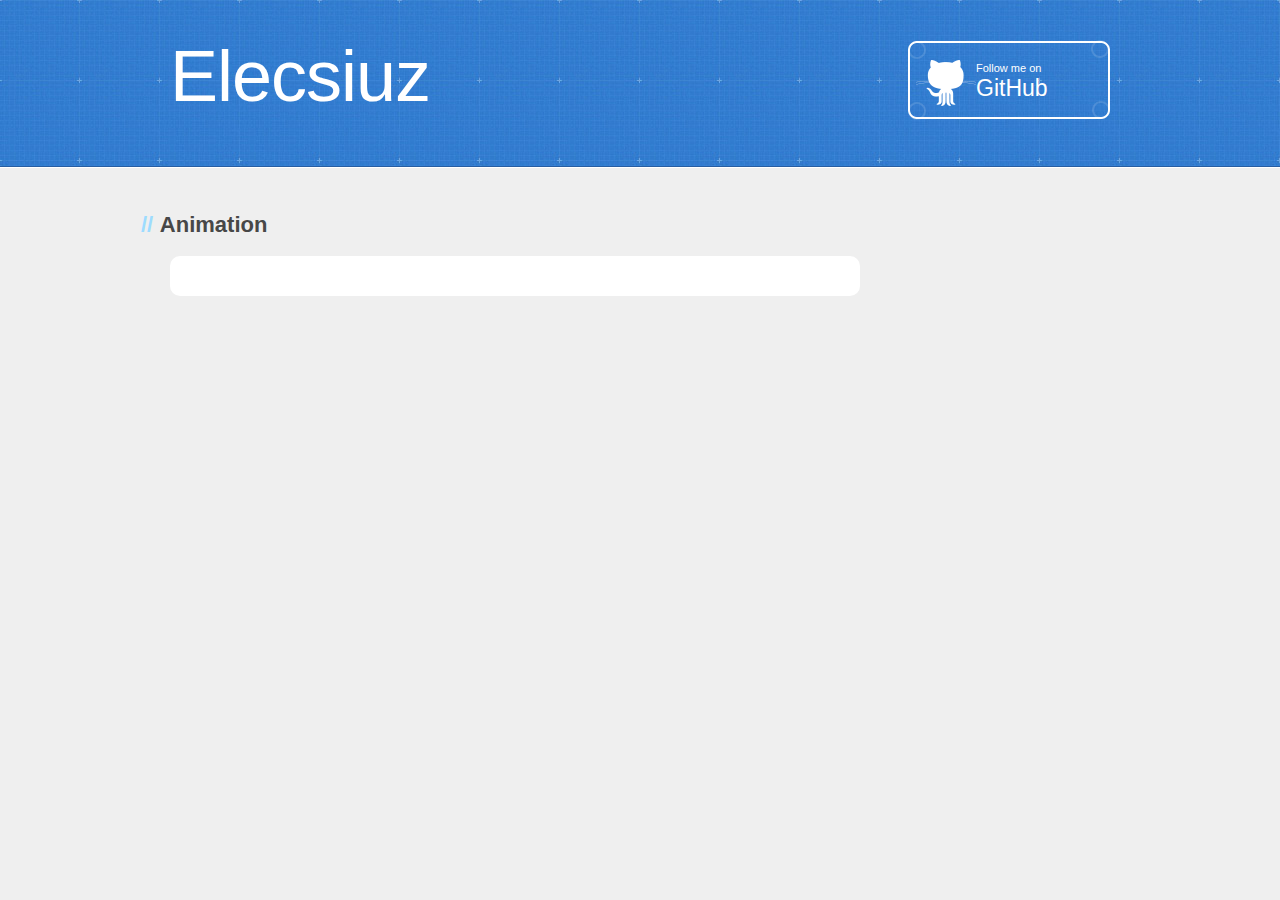
<file: index.html>
<!DOCTYPE html>
<html lang="en">
<head>
	<meta charset="UTF-8">
	<meta http-equiv="X-UA-Compatible" content="chrome=1">
	<meta name="viewport" content="width=device-width, initial-scale=1, maximum-scale=1">
	<title>FE</title>
        <link rel="stylesheet" type="text/css" href="stylesheets/stylesheet.css" media="screen">
        <link rel="stylesheet" type="text/css" href="stylesheets/github-light.css" media="screen">
        <link rel="stylesheet" type="text/css" href="stylesheets/print.css" media="print">
	<link rel="stylesheet" type="text/css" href="stylesheets/main.css">

</head>
<body>
 <header>
      <div class="inner">
        <h1>Elecsiuz</h1>
        <h2></h2>
        <a href="https://github.com/elecsiuz" class="button"><small>Follow me on</small> GitHub</a>
      </div>
    </header>
    <div id="content-wrapper">
      <div class="inner clearfix">
        <section id="main-content">
        <h2>Animation</h2>
        <div class="centerzone clearfix">

        </div>
        </section>
      </div>
    </div>
<script src="javascripts/main.js"></script>	
</body>
</html>
</file>
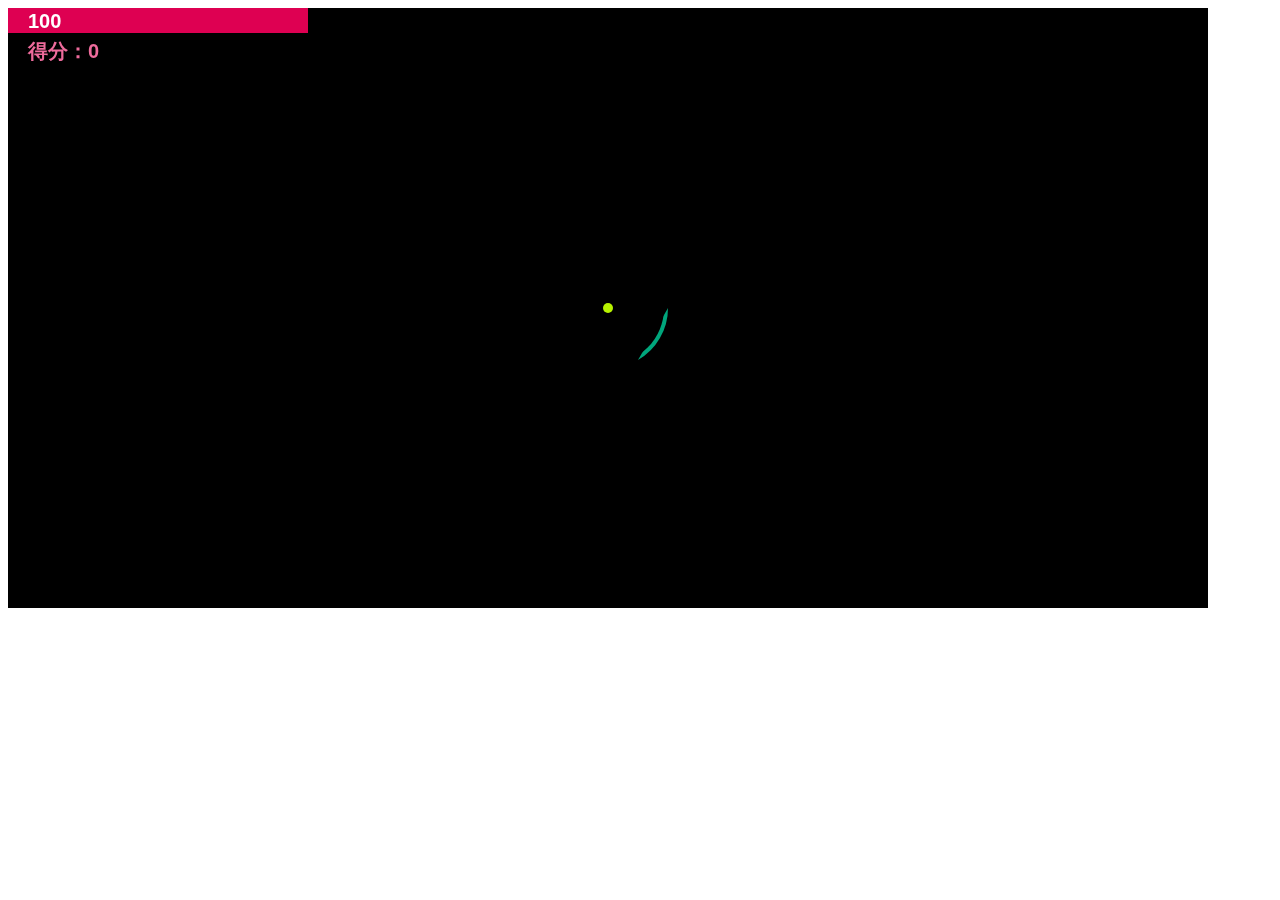
<file: projects/DotDefence/index.html>
<!DOCTYPE HTML>
<html lang="en">
<head>
    <meta charset="UTF-8">
    <title>DotDenfence</title>
</head>
<body>
    <canvas id="myCanvas" width="1200" height="600">your browser does not support the canvas tag </canvas>
<script type="text/javascript" src="lib/lib.js"></script>
</body>
</html>
</file>
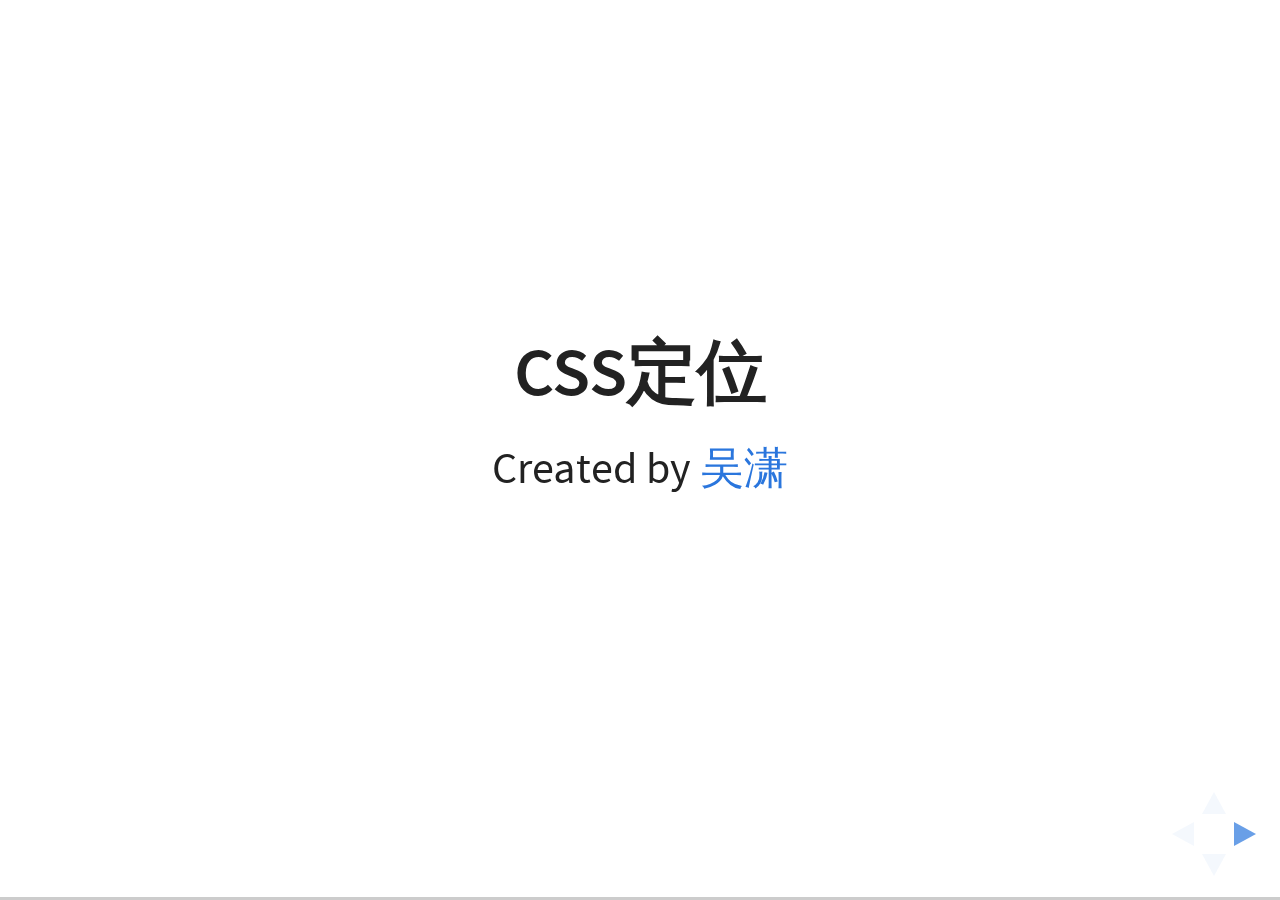
<file: projects/position-slide/index.html>
<!doctype html>
<html lang="en">

    <head>
        <meta charset="utf-8">

        <title>CSS定位</title>

        <meta name="apple-mobile-web-app-capable" content="yes" />
        <meta name="apple-mobile-web-app-status-bar-style" content="black-translucent" />

        <meta name="viewport" content="width=device-width, initial-scale=1.0, maximum-scale=1.0, user-scalable=no">

        <link rel="stylesheet" href="css/reveal.css">
        <link rel="stylesheet" href="css/theme/white.css" id="theme">

        <!-- For syntax highlighting -->
        <link rel="stylesheet" href="lib/css/zenburn.css">

        <!-- If the query includes 'print-pdf', include the PDF print sheet -->
        <script>
            if( window.location.search.match( /print-pdf/gi ) ) {
                var link = document.createElement( 'link' );
                link.rel = 'stylesheet';
                link.type = 'text/css';
                link.href = 'css/print/pdf.css';
                document.getElementsByTagName( 'head' )[0].appendChild( link );
            }
        </script>

        <!--[if lt IE 9]>
        <script src="lib/js/html5shiv.js"></script>
        <![endif]-->
    </head>

    <body>
        <div class="reveal">

            <!-- Any section element inside of this container is displayed as a slide -->
            <div class="slides">

            <section>
                    <h2>CSS定位</h2>
                    <p class="new-line">
                        Created by <a href="javascript:void(0);">吴潇</a>
                    </p>
            </section>            
            <section>
                <h2>CSS 定位机制</h2>
                <ul class="fragment pull-down">
                    <li>普通流( Normal flow )</li>
                    <li>浮动( Floats )</li>
                    <li>绝对定位( Absolute positioning )</li>
                </ul>
                <p class="fragment">普通流是默认的定位方式</p>
                <p class="fragment">相对定位属于普通流</p>
                <p class="fragment">浮动和绝对定位都脱离了普通流</p>
            </section>
            <section>
                <h2>浮动</h2>
                <p>在浮动模型中，一个框首先根据普通流布局，再将它从流中取出并尽可能地向左或向右偏移,</p>
                <p>直到它的外边缘碰到包含框或另一个浮动框的边框为止。</p>
                <p class="fragment">用'float'属性声明浮动，值可以是："none"、"left"、"right"。</p>
                <p class="fragment">弹性盒子布局,子元素的float和clear属性失效</p>
            </section>
            <section>
                <h2>清除浮动</h2>
                <pre style="width: 30%;"><code>
  .clearfix:after {
      content: " ";
      display: table;
      clear: both;
  }
                </pre></code>
<p class="fragment"><a href="mystuff/demo0.html" target="_blank">演示</a></p>

            </section>            
            <section>
                <h2>position属性</h2>
                <p>static | relative | absolute | fixed </p>
                <p class="fragment">static是默认值，表示根据普通流布局</p>
                <p class="fragment">如果一个元素的position值不是 "static"，该元素被称为定位元素。定位的元素生成定位框，其定位基于四个特性：'top'，'right'，'bottom'，'left'。</p>
                <p class="fragment">fixed是固定定位，它定位是相对于浏览器窗口，并且不会随滚动条进行滚动。</p>
            </section>
            <section >
                <h2>相对定位</h2>
                <p>框的位置根据普通流计算（被称为普通流中的位置）。然后框相对于它的普通流位置而偏移。其他框的定位计算并不考虑这个偏移。</p>
                <span  style="vertical-align: top;">示意图:</span>
                <img style="border:none;" src="mystuff/img/prdemo.png">
            </section>
            <section>
                <h2>绝对定位</h2>
                <p>框的位置（可能还有它的尺寸）是由'left'，'right'，'top'和'bottom'属性决定。这些特性指定了框相对于它包含块的偏移量。</p>
                <p class="fragment">问题来了，如何确定<span style="color: red;">包含块？</span></p>
                <p class="fragment">对于这个问题网络上几乎所有的答案都是这张图：</p>
            </section>
            <section>
                <img style="border:none;" src="mystuff/img/pos.jpg">
            </section>
            <section>
                <p>由此图可以得出结论：绝对定位的包含块是最近的为定位元素的祖先元素(如果存在的话)。</p>
                <p class="fragment">实际开发中常常通过设置"position:relative"，转化为定位元素，来指定包含块。</p>
            </section>
            <section>
                <h2>绝对定位的包裹性</h2>
                <p>包裹性即让元素inline-block化。</p>
                <p>例如一个div标签默认宽度是100%显示的，但是一旦加上absolute属性，则100%默认宽度就会变成自适应内部元素的宽度。(浮动元素也有此特性)</p>
                <p class="fragment"><a href="mystuff/demo1.html" target="_blank">演示</a></p>
            </section>
            <section>
                <strong style="font-size: 2em;">z-index</strong>
                <p>z-index属性指定了框在当前层叠上下文中的层叠级别与框是否生成局部层叠上下文。</p>
                <p>该属性只在定位元素上有作用。</p>
                <p>z-index的属性值: 关键字auto和整数，整数可以是负值。</p>
                <p style="font-size: 0.8em;">z-index的作用规律比想象中复杂，但其实不需要去彻底弄懂，用的时候多试几个数字达到想要的效果即可。有兴趣完全搞懂原理的同学可以去了解“层叠上下文”这个概念。</p>
            </section>
            <section>
                <h2>块格式化上下文</h2>
                <p>简称BFC (Block formatting contexts)</p>
                <p class="fragment">如何触发BFC?</p>
                <ul class="fragment">
                    <li>float为 left|right</li>
                    <li>overflow为 hidden|auto|scroll</li>
                    <li>display为 table-cell|table-caption|inline-block</li>
                    <li>position为 absolute|fixed</li>
                </ul>
            </section>
            <section>
                <h3>BFC究竟是什么?</h3>
                <p>BFC可以看作是隔离的独立容器，容器里面的元素不会在布局上影响到外面的元素。</p>
                <p>BFC具有一些特性，这种特性会影响元素的定位以及与其兄弟元素之间的相互作用。</p>
                <p class="fragment">特性一：能包裹浮动元素</p>
                <p class="fragment"><a href="mystuff/demo2.html" target="_blank">演示</a></p>               
            </section>
            <section>
                <p>特性二：BFC不会重叠浮动元素</p>
                <p>这个特性可以用来消灭文字环绕效果</p>
                <p class="fragment"><a href="mystuff/demo3.html" target="_blank">演示</a></p> 
                <div class="fragment">
                <p>特性三：BFC会阻止边距折叠</p>
                <p><a href="mystuff/demo4.html" target="_blank">演示</a></p> 
                </div>
            </section>
            <section>
                <h2>可用性隐藏</h2>
                <p>如果希望隐藏内容能够被辅助阅读设备识别，就不能使用display:none以及visibility:hidden隐藏元素。可以使用模拟隐藏的隐藏方法，又称可用性隐藏。</p>
                <pre  style="width: 30%;" class="fragment"><code>
  .hidden{
      position:absolute;
      top:-9999em;
  }                   
                </code></pre>
            </section>
            <section>
                <h2>The End</h2>
            </section>
            </div>
        </div>

        <script src="lib/js/head.min.js"></script>
        <script src="js/reveal.js"></script>

        <script>
            // Full list of configuration options available here:
            // https://github.com/hakimel/reveal.js#configuration
            Reveal.initialize({
                controls: true,
                progress: true,
                history: true,
                center: true,

                theme: Reveal.getQueryHash().theme, // available themes are in /css/theme
                transition: Reveal.getQueryHash().transition || 'default', // default/cube/page/concave/zoom/linear/fade/none

                // Parallax scrolling
                // parallaxBackgroundImage: 'https://s3.amazonaws.com/hakim-static/reveal-js/reveal-parallax-1.jpg',
                // parallaxBackgroundSize: '2100px 900px',

                // Optional libraries used to extend on reveal.js
                dependencies: [
                    { src: 'lib/js/classList.js', condition: function() { return !document.body.classList; } },
                    { src: 'plugin/markdown/marked.js', condition: function() { return !!document.querySelector( '[data-markdown]' ); } },
                    { src: 'plugin/markdown/markdown.js', condition: function() { return !!document.querySelector( '[data-markdown]' ); } },
                    { src: 'plugin/highlight/highlight.js', async: true, callback: function() { hljs.initHighlightingOnLoad(); } },
                    { src: 'plugin/zoom-js/zoom.js', async: true, condition: function() { return !!document.body.classList; } },
                    { src: 'plugin/notes/notes.js', async: true, condition: function() { return !!document.body.classList; } }
                ]
            });
        </script>

    </body>
</html>
</file>
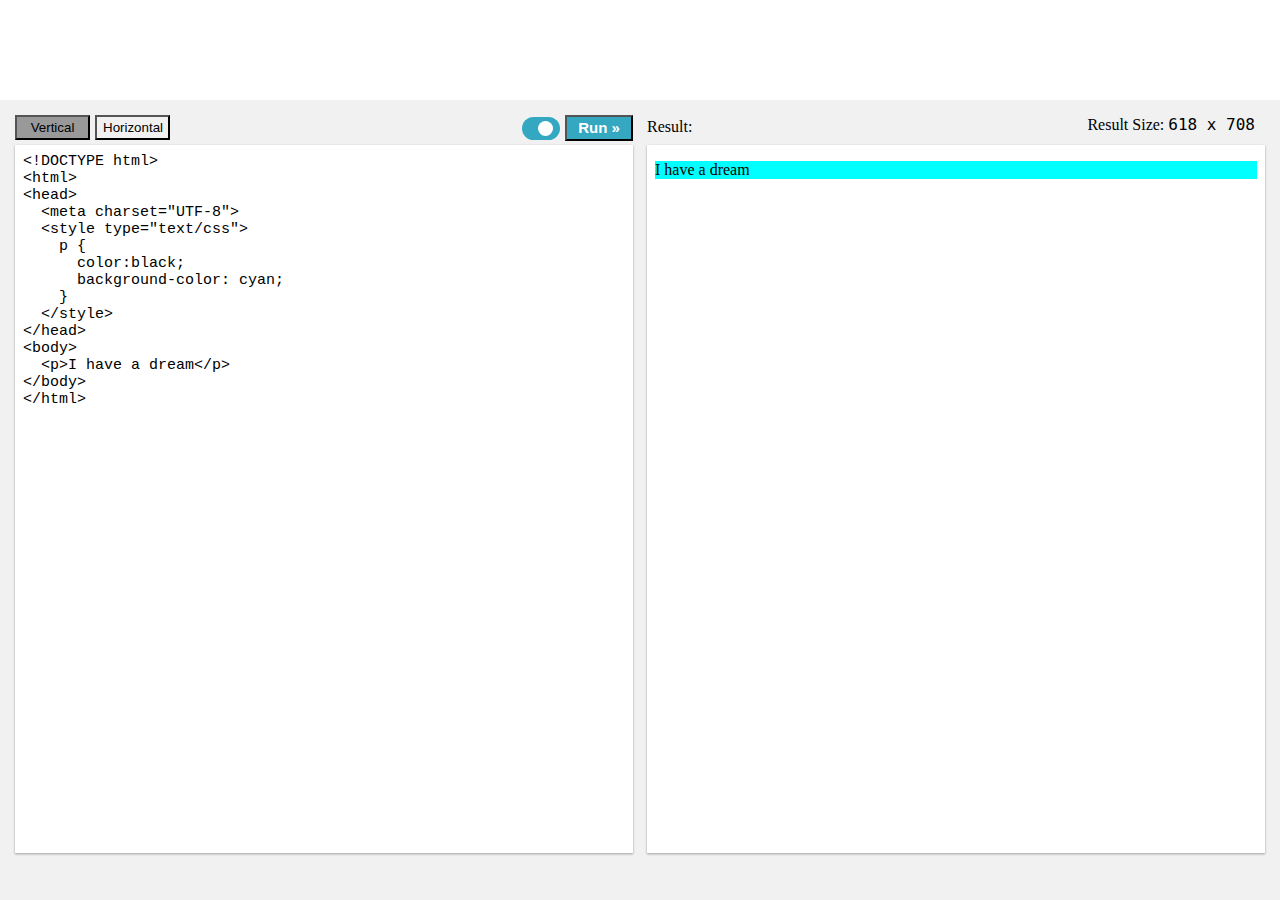
<file: projects/trycode/index.html>
<!DOCTYPE html>
<html lang="en">

<head>
    <meta charset="UTF-8">
    <title>Tryit Editor</title>
    <link rel="stylesheet" type="text/css" href="css/main.css">
</head>

<body>
    <div id="shield"></div>
    <a href="javascript:void(0)" id="dragbar"></a>
    <div class="container" id="container">
        <div class="textareacontainer" id="textareacontainer">
            <div class="textarea" id="textarea">
                <div style="overflow:auto;">
                    <button title="Vertically" onclick="restack(false)" id="stackV">Vertical</button>
                    <button title="Horizontally"  onclick="restack(true)" id="stackH">Horizontal</button>
                    <button class="run" type="button" onclick="submitTryit()">Run &raquo;</button>
                    <label class="switch">
  						<input type="checkbox" id="myswitch" checked>
  						<div class="slider round"></div>
					</label>
                </div>
                <div class="textareawrapper">
                    <textarea autocomplete="off" class="code_input" id="textareaCode" wrap="logical" spellcheck="false"><!DOCTYPE html>
<html>
<head>
  <meta charset="UTF-8">
  <style type="text/css">
    p {
      color:black;
      background-color: cyan;
    }
  </style>
</head>
<body>
  <p>I have a dream</p>
</body>
</html>
</textarea>
                    <form autocomplete="off" style="margin:0px;display:none;">
                        <input type="hidden" name="code" id="code" />
                        <input type="hidden" id="bt" name="bt" />
                    </form>
                </div>
            </div>
        </div>
        <div class="iframecontainer" id="iframecontainer">
            <div class="iframe" id="iframe">
                <div style="overflow:auto;">
                    <div class="headerText">Result:</div>
    				<div id="framesize"></div>
                </div>
                <div id="iframewrapper" class="iframewrapper">

                </div>
            </div>
        </div>
    </div>
</body>
<script src="js/index.js"></script>
</html>
</file>
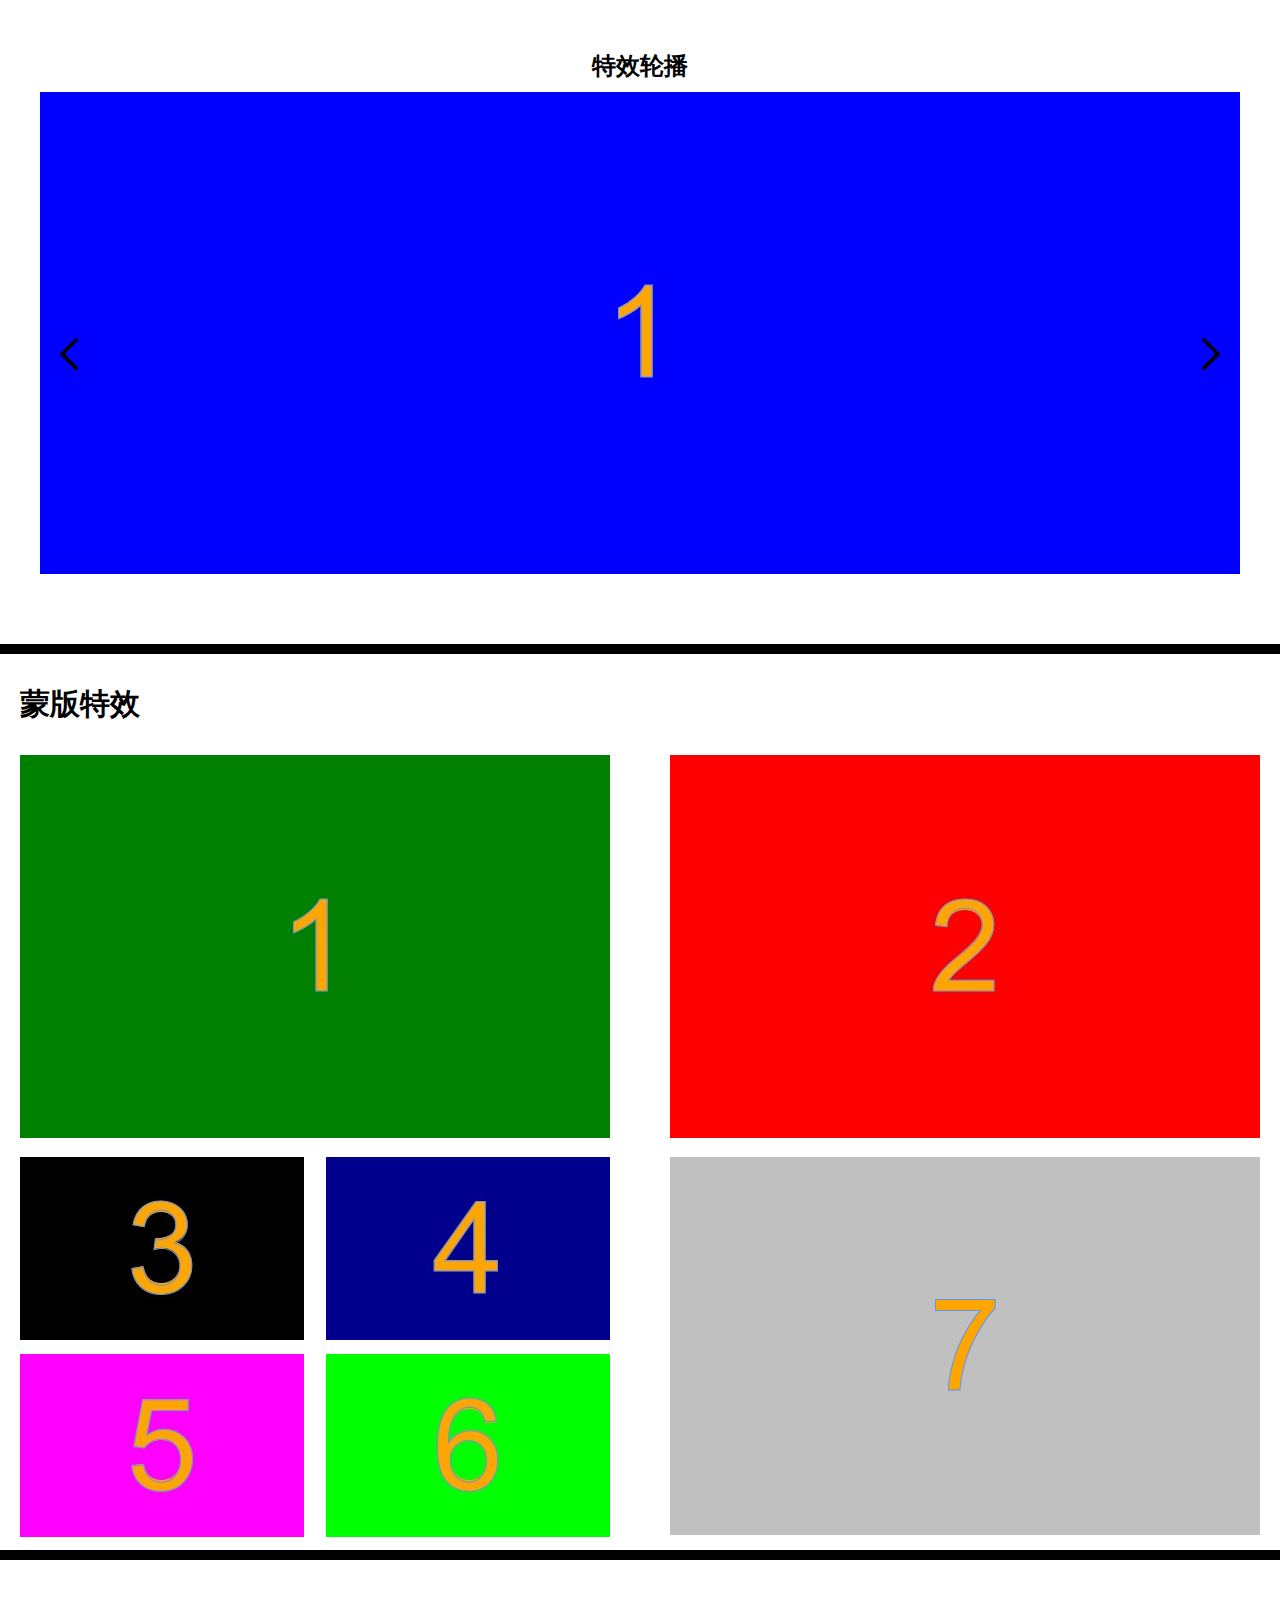
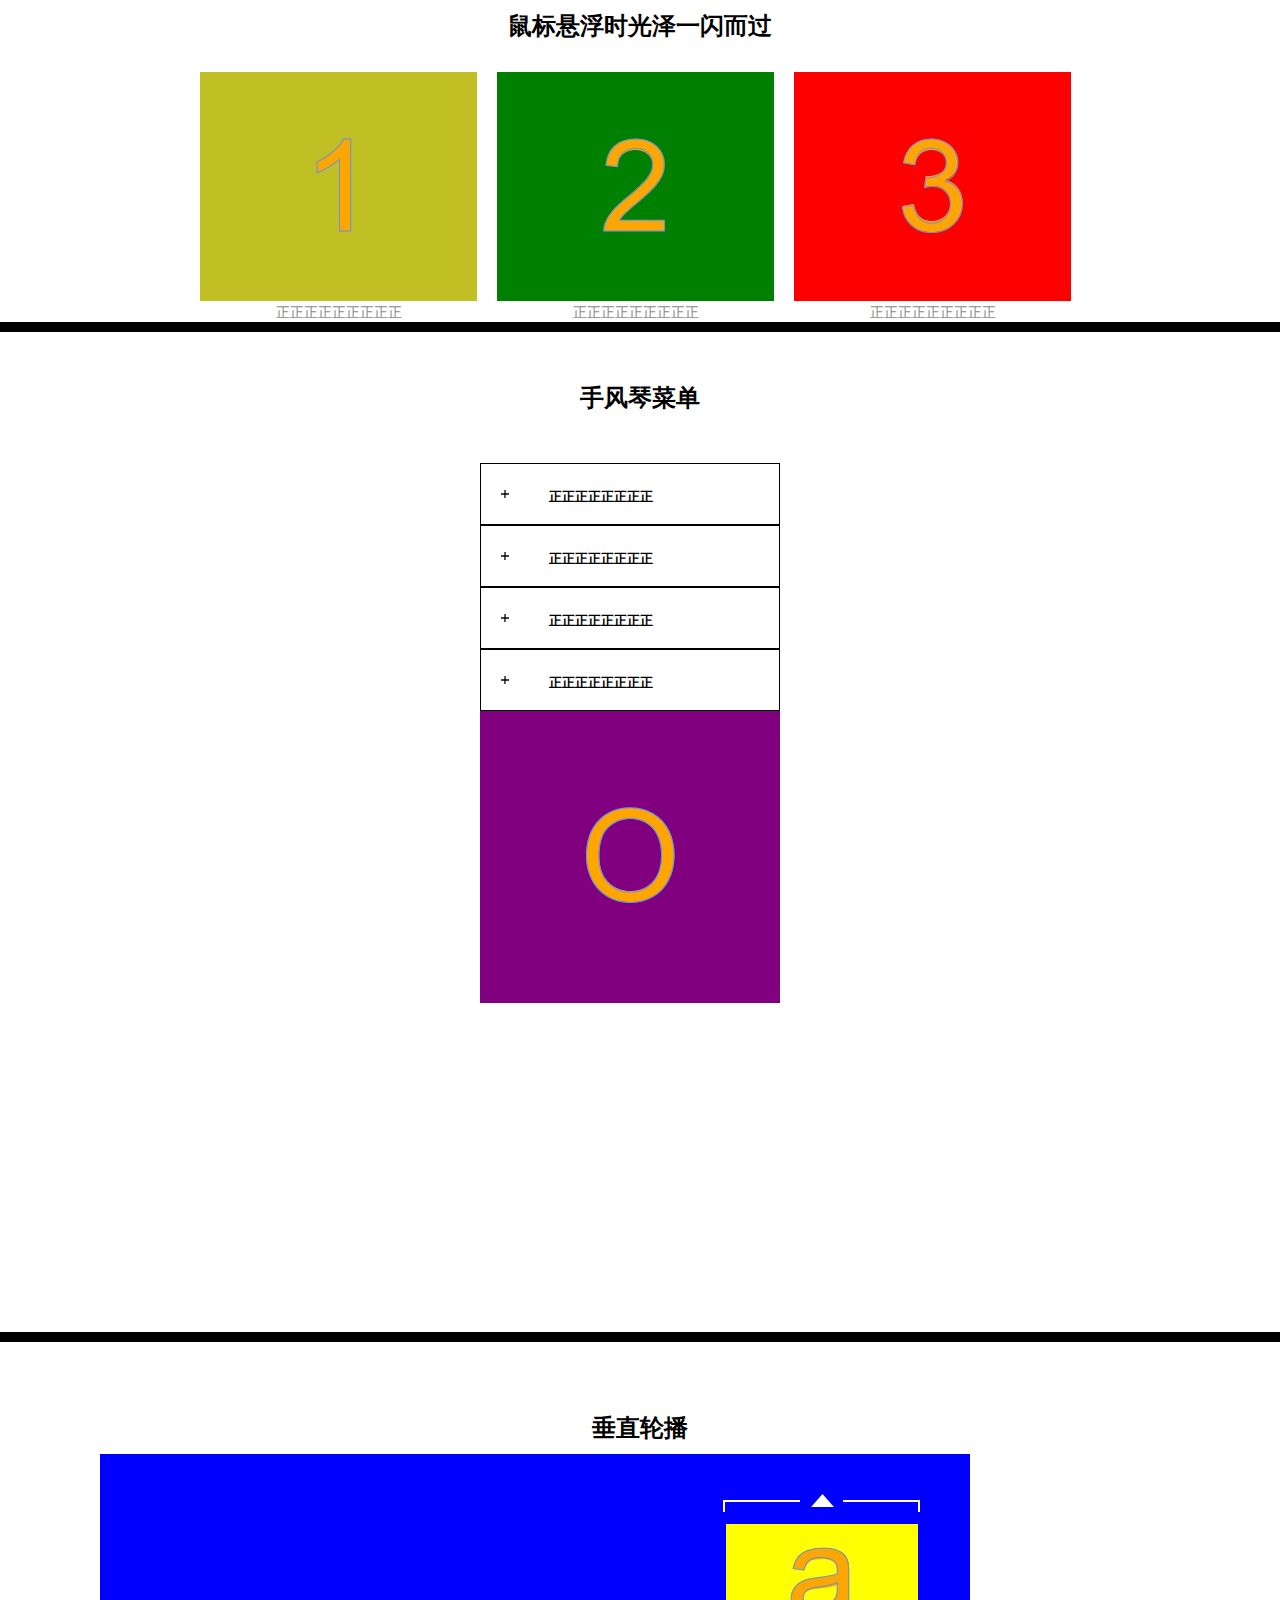
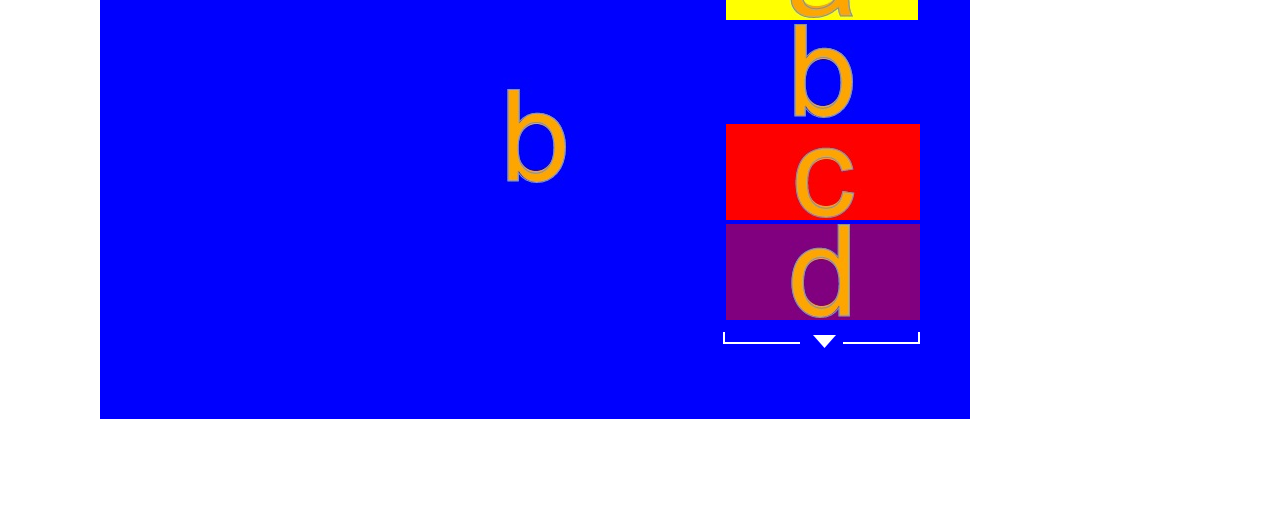
<file: projects/web-ef/index.html>
<!DOCTYPE html>
<html lang="en">
<head>
    <meta charset="UTF-8">
    <meta name="viewport" content="width=device-width, user-scalable=no">
    <link rel="stylesheet" href="css/index.css"/>
    <title>几个网页特效</title>
</head>
<body>
    <section id="header" style="height: 50px;">
        
    </section>
    <section id="wxBanner">
        <h2>特效轮播</h2>
        <div class="wxbanner">
            <div class="wxchildDiv"><div class="wxleftup"></div></div>
            <div class="wxchildDiv"><div class="wxrightup"></div></div>
            <div class="wxchildDiv"><div class="wxleftdown"></div></div>
            <div class="wxchildDiv"><div class="wxrightdown"></div></div>
        </div>
        <img src="img/banner_l.png" class="lBtn">
        <img src="img/banner_r.png" class="rBtn">
    </section>
    <section id="wxModel">
    <div id="AFIA">
        <p><span>蒙版特效</span></p>
        <div class="AFIA2">
            <span class="container">
                <img src="img/afia_8.jpg" alt="">
                <div class="mask" style="display: block; left: -590px; top: 0px;"></div>
            </span>
            <span class="container">
                <img src="img/afia_9.jpg" alt="">
                <div class="mask" style="display: block; left: 0px; top: -387px;"></div>
            </span>
            <div class="AFIA2-1">
                <span class="container">
                    <img src="img/afia_12.jpg" alt="">
                    <div class="mask" style="display: block; top: 0px; left: 284px;"></div>
                </span>
                <span class="container">
                    <img src="img/afia_11.jpg" alt="">
                    <div class="mask" style="display: block; left: 284px; top: 0px;"></div>
                </span>
                <span class="container">
                    <img src="img/afia_13.jpg" alt="">
                    <div class="mask" style="display: block; left: 0px; top: -187px;"></div>
                </span>
                <span class="container">
                    <img src="img/afia_14.jpg" alt="">
                    <div class="mask" style="display: block; top: 0px; left: -284px;"></div>
                </span>
            </div>
            <span class="container">
                <img src="img/afia_10.jpg" alt="">
                <div class="mask" style="display: block; left: 0px; top: -382px;"></div>
            </span>
        </div>
    </div>    
    </section>
    <section id="wxFlash">
    <div style="border-top: 10px solid black;">
    <h2 style="margin-top:50px;">鼠标悬浮时光泽一闪而过</h2>
        <div class="xingmei2" style="margin-left: 200px;">
                    <div class="wxwapper"><div class="wxshowoff" style="left: -101px;"></div><img src="img/1_03.jpg" alt=""><br><span>正正正正正正正正正</span></div>
                    <div class="wxwapper"><div class="wxshowoff" style="left: -101px;"></div><img src="img/2_03.jpg" alt=""><br><span>正正正正正正正正正</span></div>
                    <div class="wxwapper"><div class="wxshowoff" style="left: -101px;"></div><img src="img/3_03.jpg" alt=""><br><span>正正正正正正正正正</span></div>
        </div>
        </div>
    </section>
    <section id="wxAccordion">
        <div style="border-top: 10px solid black;height: 1000px;">
        <h2 style="margin-top:50px;">手风琴菜单</h2>
        <div class="fuzhuang4" style="margin-left: 480px;">
                    <h4 class="accordion-toggle"><img src="img/加号黑色_03.png">正正正正正正正正</h4>
                    <div class="accordion-content default" style="display: none;">
                        <img src="img/右侧1_03.jpg" alt="">
                    </div>
                    <h4 class="accordion-toggle"><img src="img/加号黑色_03.png">正正正正正正正正</h4>
                    <div class="accordion-content" style="display: none;">
                        <img src="img/右侧1_03.jpg" alt="">
                    </div>
                    <h4 class="accordion-toggle"><img src="img/加号黑色_03.png">正正正正正正正正</h4>
                    <div class="accordion-content" style="display: none;">
                        <img src="img/右侧1_03.jpg" alt="">
                    </div>
                    <h4 class="accordion-toggle"><img src="img/加号黑色_03.png">正正正正正正正正</h4>
                    <div class="accordion-content" style="display: block;">
                        <img src="img/右侧1_03.jpg" alt="">
                    </div>
            </div>
    </section>
    <section>
    <div style="border-top: 10px solid black;">
    <div id="huayi">
                <h2>垂直轮播</h2>
                <div class="huayi1" style="padding-left: 100px;">
                    <img src="img/三角上_03.png" class="overHideUp" alt="">
                    <img src="img/三角下_03.png" class="overHideDown" alt="">
                    <img src="img/大1_03.jpg" class="wxBigPhoto" alt="">
                    <div class="wxborder1"></div>
                    <div class="wxborder2"></div>
                    <div class="wxborder3"></div>
                    <div class="wxborder4"></div>
                    <div class="overHideHY">
                        <ul class="roll_list">
                            <li><img></li>
                            <li><img src="img/huayiS1.jpg"></li>
                            <li><img src="img/huayiS2.jpg"></li>
                            <li><img src="img/huayiS3.jpg"></li>
                            <li><img src="img/huayiS4.jpg"></li>
                            <li><img></li>
                        </ul>
                    </div>
                </div>
        </div>
    </section>
    <section id="footer">
        <div style="height: 100px;"></div>
    </section>
</body>
<script src="js/jquery-2.1.4.js"></script>
<script src="js/wxBanner.js"></script>
<script src="js/wxModel.js"></script>
<script src="js/wxFlash.js"></script>
<script src="js/wxAccordion.js"></script>
<script src="js/wxVsl.js"></script>
</html>
</file>
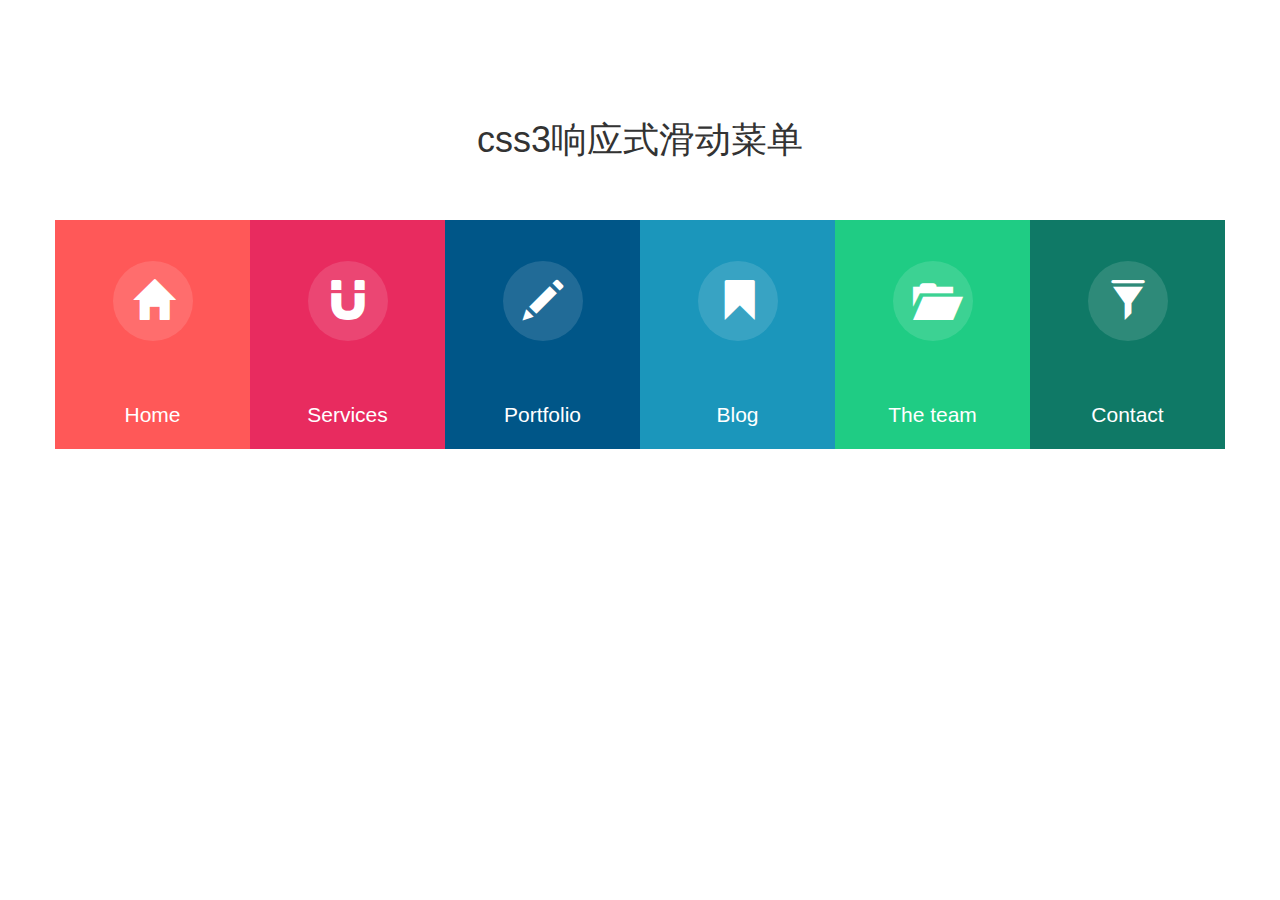
<file: projects/cssmenu/menu.html>
<!DOCTYPE html>
<html lang="en">
<head>
	<meta charset="UTF-8">
	<meta http-equiv="X-UA-Compatible" content="IE=edge">
	<meta name="viewport" content="width=device-width,initial-scale=1">
	<title>CSS menu</title>
	<link rel="stylesheet" type="text/css" href="css/bootstrap.min.css">
	<link rel="stylesheet" type="text/css" href="css/menu.css">
	<!-- 以下两个插件是用于在IE8支持HTML5元素和媒体查询 -->
	<!-- 注意：Respond.js 不支持file://方式访问 -->
	<!-- [if lt IE 9]>
	<script src = "//cdn.bootscss.com/html5shiv/3.7.2/html5shiv.min.js"></script>
	<script src = "//cdn.bootscss.com/respond.js/1.4.2/respond.min.js"></script>
	<![endif]-->
</head>
<body>
	<!-- content start -->
	<div class="container we-con">
		<div class="row">
			<h1 class="h-title text-center">css3响应式滑动菜单</h1>
		</div>
		<!-- slider start -->
		<div class="row slider">
			<div class="col-xs-12 col-sm-6 col-md-2 col-lg-2">
				<div class="icon"><span class="glyphicon glyphicon-home"></span></div>
				<p class="lead">Home</p>
			</div>
			<div class="col-xs-12 col-sm-6 col-md-2 col-lg-2">
				<div class="icon"><span class="glyphicon glyphicon-magnet"></span></div>
				<p class="lead">Services</p>
			</div>
			<div class="col-xs-12 col-sm-6 col-md-2 col-lg-2">
				<div class="icon"><span class="glyphicon glyphicon-pencil"></span></div>
				<p class="lead">Portfolio</p>
			</div>
			<div class="col-xs-12 col-sm-6 col-md-2 col-lg-2">
				<div class="icon"><span class="glyphicon glyphicon-bookmark"></span></div>
				<p class="lead">Blog</p>
			</div>
			<div class="col-xs-12 col-sm-6 col-md-2 col-lg-2">
				<div class="icon"><span class="glyphicon glyphicon-folder-open"></span></div>
				<p class="lead">The team</p>
			</div>
			<div class="col-xs-12 col-sm-6 col-md-2 col-lg-2">
				<div class="icon"><span class="glyphicon glyphicon-filter"></span></div>
				<p class="lead">Contact</p>
			</div>
		</div>
	</div>
</body>
</html>
</file>
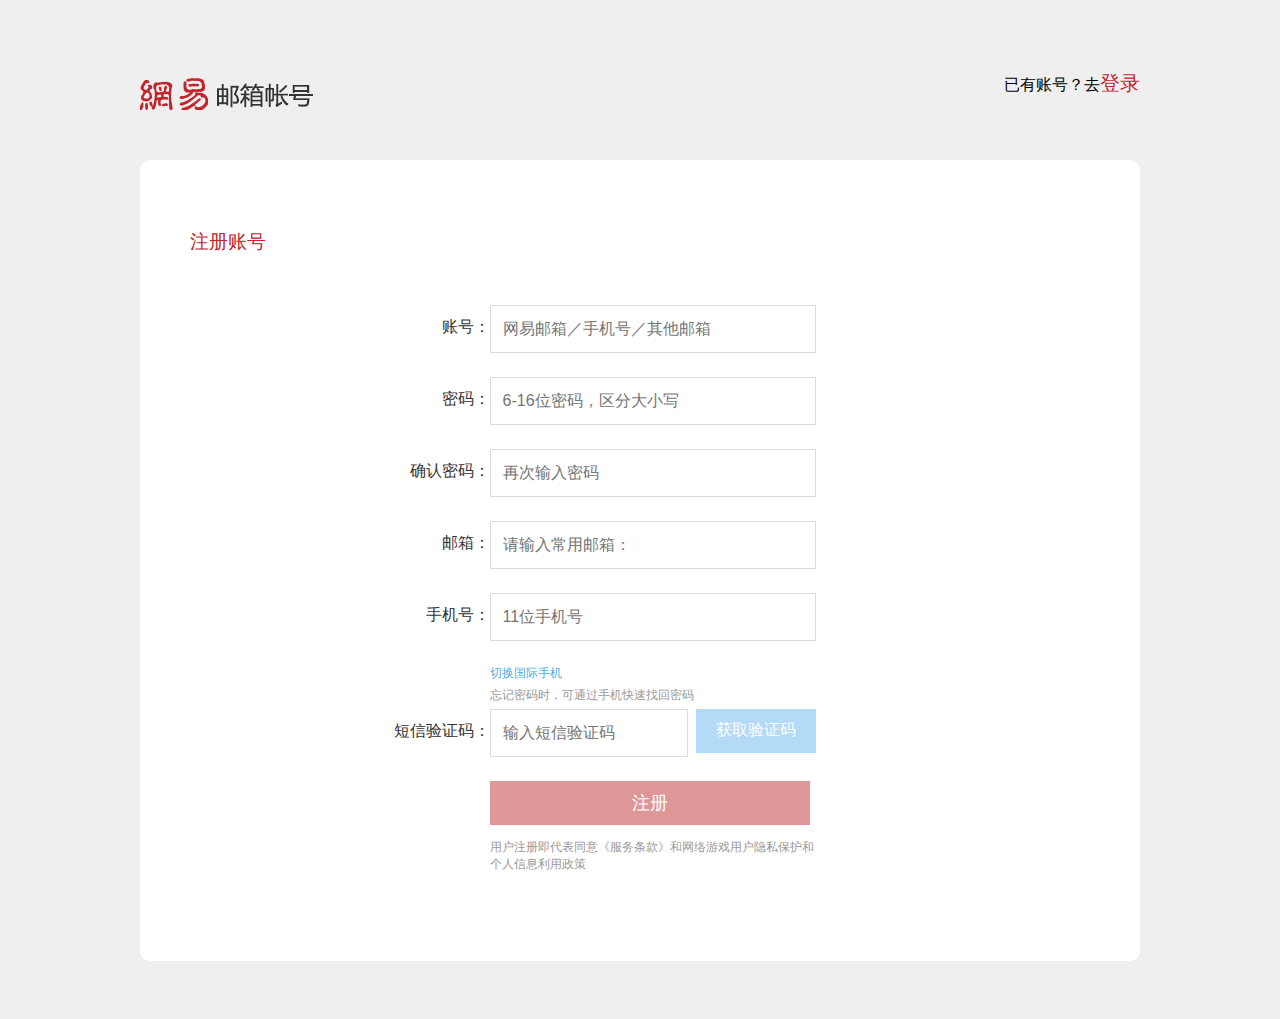
<file: projects/formval/163.html>
<!DOCTYPE html>
<html lang="en">
<head>
	<meta charset="UTF-8">
	<meta http-equiv="X-UA-Compatible" content="IE=edge">
	<meta name="viewport" content="width=device-width,initial-scale=1">
	<title>仿163注册页面</title>
	<link rel="stylesheet" type="text/css" href="css/163.css">
</head>
<body>
<!-- beginning -->
<div class="container">
<!-- title -->
	<div class="reg-title clearfix">
		<div class="logo pull-left">
		</div>
		<div class="pull-right">
			<p class="lead login">已有账号？去<span>登录</span></p>
		</div>
	</div>
	<!-- white body -->
	<div class="reg-body">
		<div class="reg-alt">
			<h3 class="reg-h">注册账号</h3>
		<div class="reg-info">
			<form action="#" class="form-horizontal" role="form">
			<div class="input-box">
				<label for="account" class="ctrl-label">账号：</label>
				<input type="text" class="input-info" id="account" placeholder="网易邮箱／手机号／其他邮箱" />
				<span></span>
			</div>
			<div class="input-box">
				<label for="pwd" class="ctrl-label">密码：</label>
				<input type="password" class="input-info" id="pwd" placeholder="6-16位密码，区分大小写" />
				<span></span>
			</div>
			<div class="input-box">
				<label for="rePwd" class="ctrl-label">确认密码：</label>
				<input type="password" class="input-info" id="rePwd" placeholder="再次输入密码" />
				<span></span>
			</div>
				<div class="input-box">
				<label for="email" class="ctrl-label">邮箱：</label>
				<input type="text" class="input-info" id="email" placeholder="请输入常用邮箱：" />
				<span></span>
			</div>
			<div class="input-box" class="ctrl-label">
				<label for="phone" class="ctrl-label">手机号：</label>
				<input class="input-info" id="phone" placeholder="11位手机号" />
				<span></span>
			</div>
			<div class="input-box i-note" class="ctrl-label">
				<label class="ctrl-label"></label>
				<span class="i18">切换国际手机</span>
			</div>
			<div class="input-box i-note" class="ctrl-label">
				<label class="ctrl-label"></label>
				忘记密码时，可通过手机快速找回密码
			</div>
			<div class="input-box mes" class="ctrl-label">
				<label for="message" class="ctrl-label">短信验证码：</label>
				<input class="input-info" id="message" placeholder="输入短信验证码" />
				<button class="get-btn">
					获取验证码
				</button>
				<span></span>
			</div>
			<div class="input-box t-btn" class="ctrl-label">
				<label for="account" class="ctrl-label"></label>
				<button class="input-info reg-btn">注册</button>
			</div>
			<div class="input-box t-bom" class="ctrl-label">
				<label for="account" class="ctrl-label"></label>
				<span class="bom-word">
					用户注册即代表同意<a target="_blank" href="#">《服务条款》</a>和<a target="_blank" href="#">网络游戏用户隐私保护和个人信息利用政策</a>
				</span>
			</div>
		</form>
		</div>
		</div>

	</div>
</div>
<script type="text/javascript" src="js/jquery-1.11.1.js"></script>
<script type="text/javascript" src="js/163.js"></script>
<script type="text/javascript">
    // foucus&blur Style
	$(".input-info").focus(function () {
		$(this).addClass("active");
	}).blur(function() {
		$(this).removeClass("active");
	});
</script>
</body>
</html>
</file>
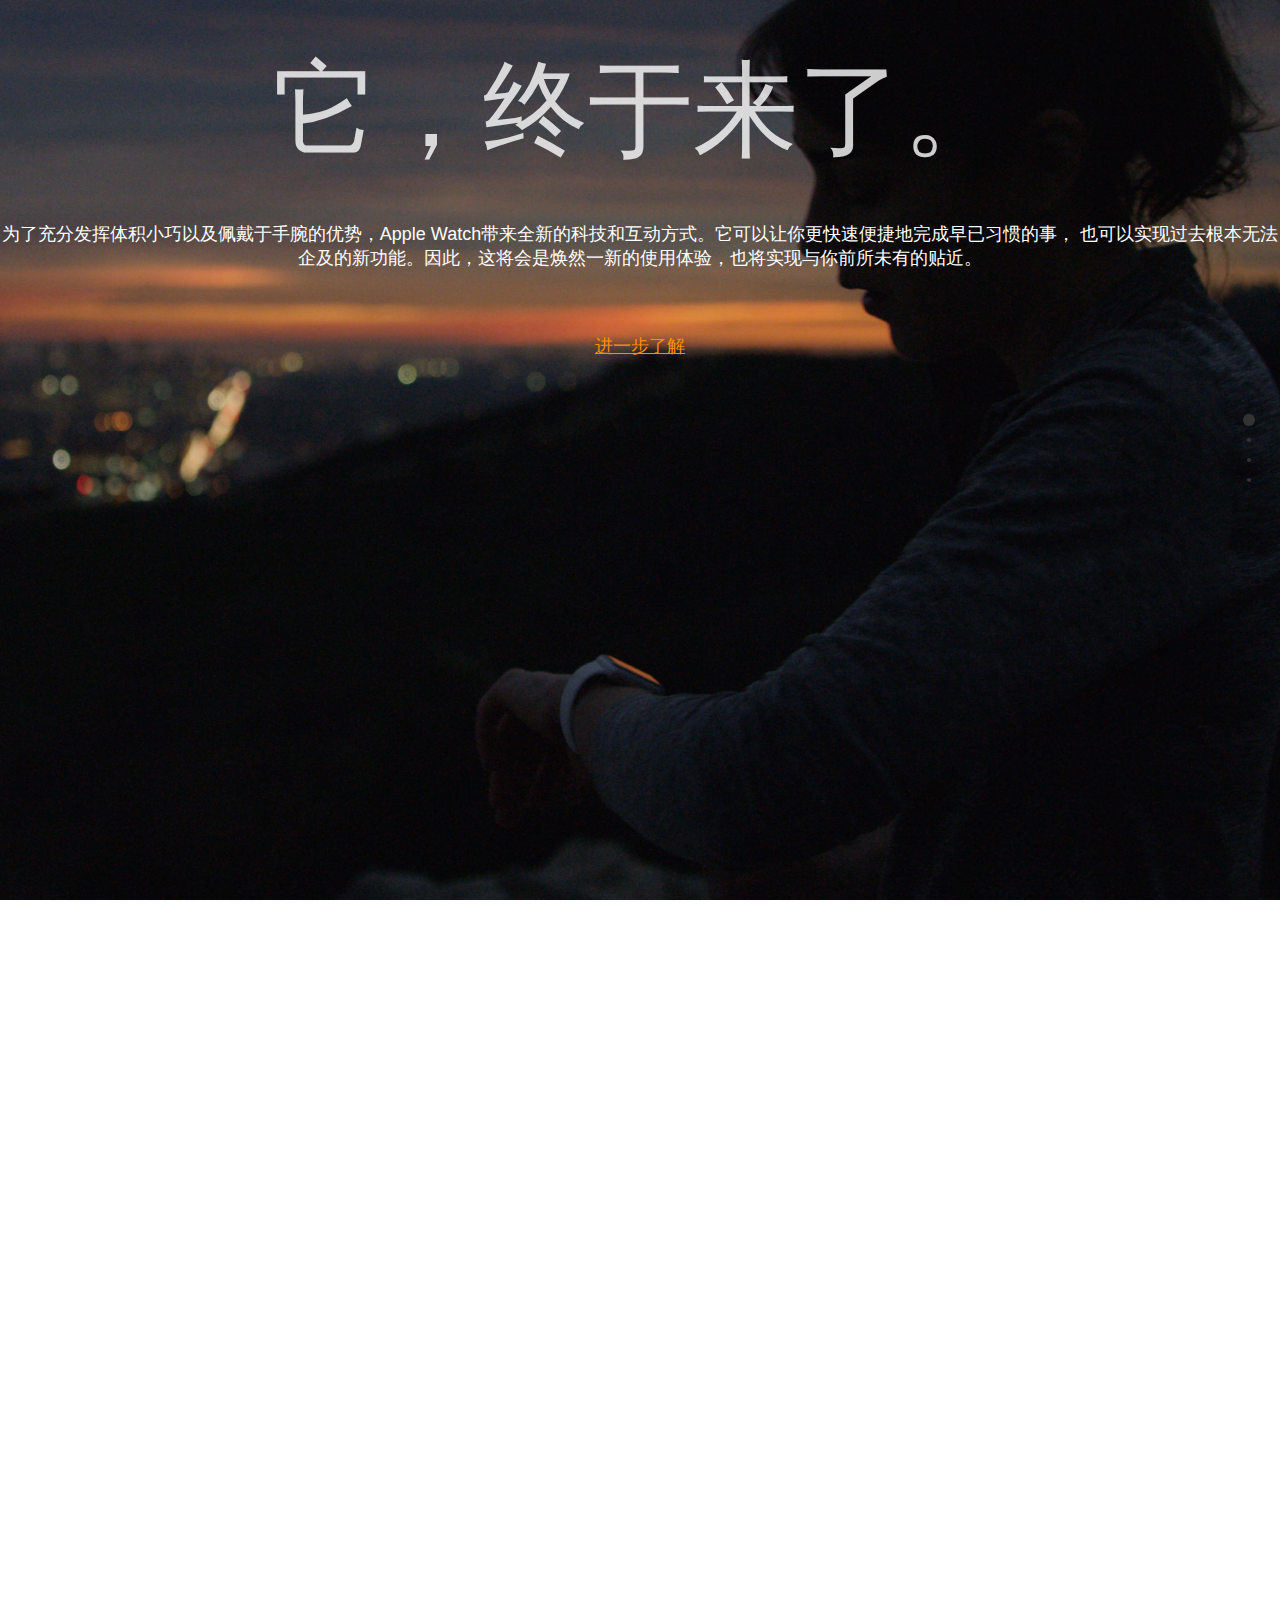
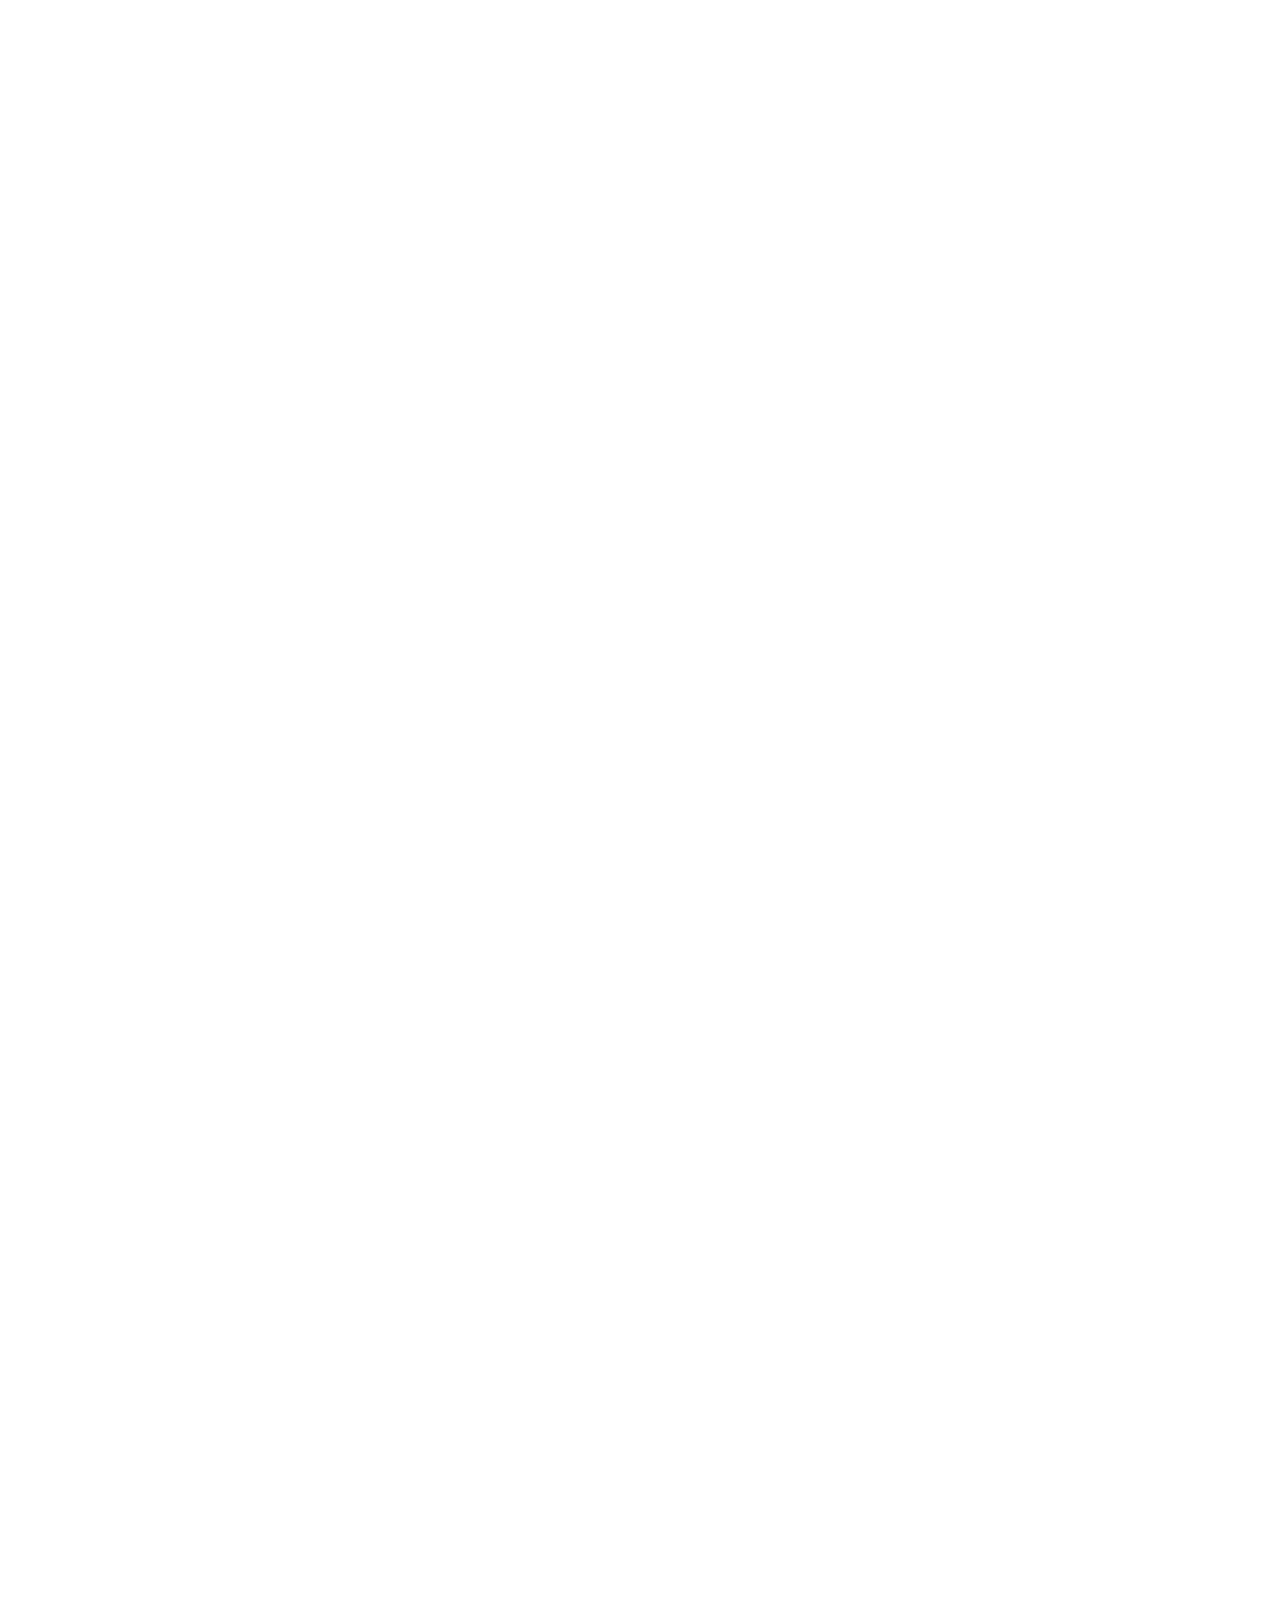
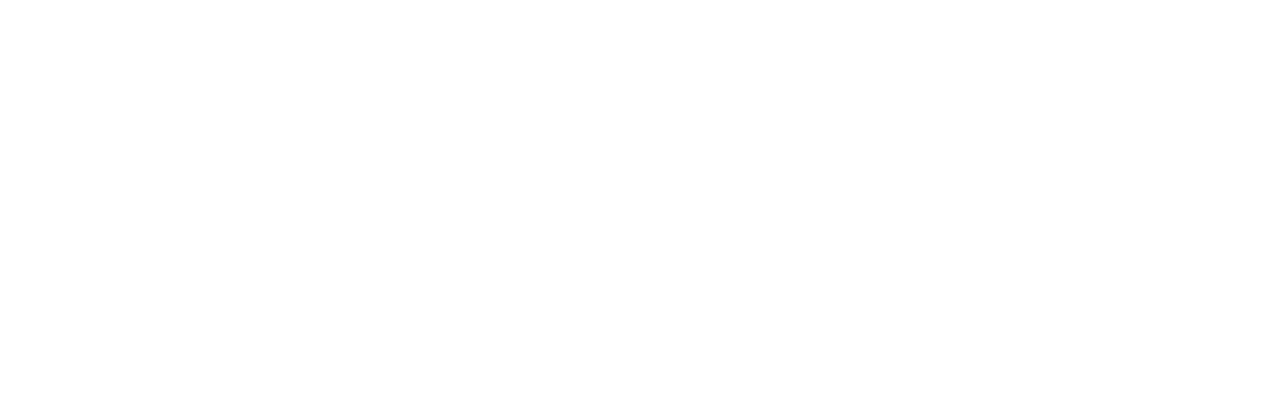
<file: projects/FullPage-ad/appleWatch.html>
<!DOCTYPE html>
<html lang="en">
<head>
	<meta charset="UTF-8">
	<title>fullpage</title>
	<link rel="stylesheet" type="text/css" href="js/jquery.fullPage.min.css">
	<link rel="stylesheet" type="text/css" href="apple.css">
</head>
<body>
<div id="fullpage">
    <section class="section section1">
        <h1>它，终于来了。</h1>
        <p>
            为了充分发挥体积小巧以及佩戴于手腕的优势，Apple Watch带来全新的科技和互动方式。它可以让你更快速便捷地完成早已习惯的事，
            也可以实现过去根本无法企及的新功能。因此，这将会是焕然一新的使用体验，也将实现与你前所未有的贴近。
        </p>
        <a href="#">进一步了解</a>
    </section>
    <section class="section section2">
        <h1>真正与你贴近的个人设备</h1>
        <a href="#">进一步了解</a>
    </section>
    <section class="section section3">
        <h1>非同一般的精准计时</h1>
        <p>
            高级手表向来计时精准为本，Apple Watch更是如此，它与你的iPhone配合使用，同全球标准时间的误差不超过50毫秒。而且你可以对
            表盘进行个性化设定，以更具个性和意义的方式显示时间，使其更贴合你的生活和日程需要。
        </p>
        <a href="#">进一步了解计时</a>
    </section>
    <section class="section section4">
        <h1>在三个特点鲜明的系列中找到你的风格</h1>
        <div class="row">
            <div class="column">
                <img src="img/primary_large_2x.jpg" class="primary">
                <h4 class="primary"></h4>
                <div class="intro">
                    <p>
                        不锈钢或深空黑色不锈钢表壳，蓝宝石水晶镜面，搭配多款时尚表带
                    </p>
                    <a href="#" class="more">了解更多</a>
                </div>
            </div>
            <div class="column">
                <img src="img/sport_large_2x.jpg" class="sport">
                <h4 class="sport"></h4>
                <div class="intro">
                    <p>
                        银色或深空灰色的阳极氧化铝金属表壳，强化Ion-X玻璃，搭配亮丽柔韧的表带
                    </p>
                    <a href="#" class="more">了解更多</a>
                </div>
            </div>
            <div class="column">
                <img src="img/edition_large_2x.jpg" class="edition">
                <h4 class="edition"></h4>
                <div class="intro">
                    <p>
                        18K黄金或玫瑰金表壳，蓝宝石水晶镜面，搭配精雕细琢的表带及表扣
                    </p>
                    <a href="#" class="more">了解更多</a>
                </div>
            </div>
        </div>
    </section>
</div>
	<script type="text/javascript" src="js/jquery.js"></script>
	<script type="text/javascript" src="js/jquery.fullPage.min.js"></script>
	<script type="text/javascript" src="js/move.min.js"></script>
 	<script type="text/javascript" src="js/appleWatch.js"></script>

</body>
</html>
</file>
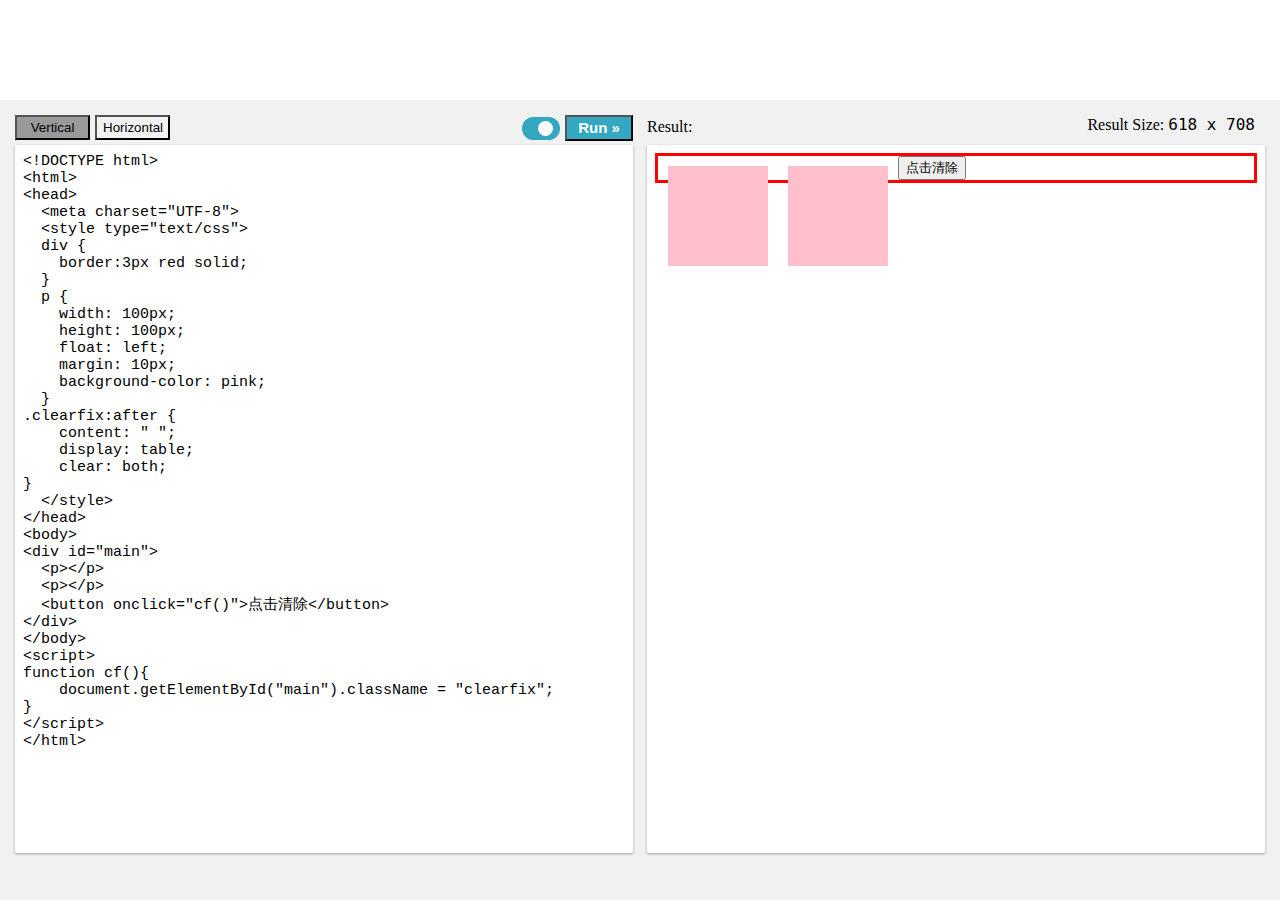
<file: projects/position-slide/mystuff/demo0.html>
<!DOCTYPE html>
<html lang="en">

<head>
    <meta charset="UTF-8">
    <title>Tryit Editor</title>
    <style type="text/css">
        * {
            -webkit-box-sizing: border-box;
            -moz-box-sizing: border-box;
            box-sizing: border-box;
        }
        body {
            color: #000000;
            margin: 0px;
            font-size: 100%;
            overflow: hidden;
        }
        button:focus {outline:0;}

        #run,#run:active {
        	border-style: solid !important; 
    	    border-color: rgb(241, 241, 241) !important; 
	        border-width: 2px !important;         	
        }
        #run:hover {
        	cursor: no-drop;
        }
        .container {
            background-color: #f1f1f1;
            width: 100%;
            overflow-x: auto;
            overflow-y: hidden;
            position: absolute;
            top: 100px;
            bottom: 0;
            height: auto;
            min-height: 250px;
            min-width: 550px;
        }

        .textareacontainer,
        .iframecontainer {
            float: left;
            height: 100%;
            width: 50%;
        }

        .textarea,
        .iframe {
            height: 100%;
            width: 100%;
            padding: 15px;
        }

        .textarea {
            padding-right: 7px;
        }

        .iframe {
            padding-left: 7px;
        }

        .headerText {
            width: auto;
            float: left;
            font-family: verdana;
            font-size: 1em;
            line-height: 1.45;
        }

        .run {
            width: 68px;
            float: right;
            font-size: 15px;
            background-color: #34A7C1;
            color: #ffffff;
            padding: 0 5px;
            line-height: 1.45;
            cursor: pointer;
            font-weight: bold;
        }
    
        .textareawrapper {
            width: 100%;
            height: 92%;
            background-color: #ffffff;
            box-shadow: 0 1px 3px rgba(0, 0, 0, 0.12), 0 1px 2px rgba(0, 0, 0, 0.24);
        }

        .iframewrapper {
            width: 100%;
            height: 92%;
            -webkit-overflow-scrolling: touch;
            background-color: #ffffff;
            box-shadow: 0 1px 3px rgba(0, 0, 0, 0.12), 0 1px 2px rgba(0, 0, 0, 0.24);
        }

        #textareaCode {
            background-color: #ffffff;
            font-family: consolas, "courier new", monospace;
            font-size: 15px;
            height: 100%;
            width: 100%;
            padding: 8px;
            resize: none;
            border: none;
        }

        #iframeResult,
        #iframeSource {
            background-color: #ffffff;
            height: 100%;
            width: 100%;
        }

        #framesize {
        	float: right;
            margin: 0px 10px 11px 10px;
        }

        #framesize span {
            font-family: Consolas, monospace;
        }

        #stackV,
        #stackH {
            width: 75px;
            height: 25px;
            text-align: center;
            cursor: pointer;
            float: left;
            margin-bottom:  5px;
            margin-right: 5px;
        }

        #stackV {
            background-color: #999999;
        }

        #stackV.horizontal,
        #stackV.horizontal {
            background-color: transparent;
        }

        #stackV.horizontal:hover {
            background-color: #d3d3d3;
        }

        #stackH,
        #stackH {
            background-color: transparent;
        }

        #stackH:hover {
            background-color: #d3d3d3;
        }

        #stackH.horizontal {
            background-color: #999999;
        }

        #textareacontainer.horizontal,
        #iframecontainer.horizontal {
            height: 50%;
            float: none;
            width: 100%;
        }

        #textarea.horizontal {
            height: 100%;
            padding-left: 10px;
            padding-right: 10px;
        }

        #iframe.horizontal {
            height: 100%;
            padding-right: 10px;
            padding-bottom: 10px;
            padding-left: 10px;
        }

        #container.horizontal {
            min-height: 200px;
            margin-left: 0;
        }

        #dragbar {
            position: absolute;
            cursor: col-resize;
            z-index: 3;
            padding: 5px;
        }

        #shield {
            display: none;
            top: 0;
            left: 0;
            width: 100%;
            position: absolute;
            height: 100%;
            z-index: 4;
        }

        .switch {
            position: relative;
            margin-right: 5px;
            float: right;
            display: inline-block;
            width: 38px;
            height: 23px;
            bottom: -2px;
        }

        .switch input {
            display: none;
        }

        .slider {
            position: absolute;
            cursor: pointer;
            top: 0;
            left: 0;
            right: 0;
            bottom: 0;
            background-color: #ccc;
            -webkit-transition: .4s;
            transition: .4s;
        }

        .slider:before {
            position: absolute;
            content: "";
            height: 15px;
            width: 15px;
            left: 4px;
            bottom: 4px;
            background-color: white;
            -webkit-transition: .4s;
            transition: .4s;
        }

        input:checked+.slider {
            background-color: #34A7C1;
        }

        input:checked+.slider:before {
            -webkit-transform: translateX(12px);
            -ms-transform: translateX(12px);
            transform: translateX(12px);
        }

        .slider.round {
            border-radius: 34px;
        }

        .slider.round:before {
            border-radius: 50%;
        }
    </style>
</head>

<body>
    <div id="shield"></div>
    <a href="javascript:void(0)" id="dragbar"></a>
    <div class="container" id="container">
        <div class="textareacontainer" id="textareacontainer">
            <div class="textarea" id="textarea">
                <div style="overflow:auto;">
                    <button title="Vertically" onclick="restack(false)" id="stackV">Vertical</button>
                    <button title="Horizontally"  onclick="restack(true)" id="stackH">Horizontal</button>
                    <button class="run" type="button" onclick="submitTryit()">Run &raquo;</button>
                    <label class="switch">
  						<input type="checkbox" id="myswitch" checked>
  						<div class="slider round"></div>
					</label>
                </div>
                <div class="textareawrapper">
                    <textarea autocomplete="off" class="code_input" id="textareaCode" wrap="logical" spellcheck="false"><!DOCTYPE html>
<html>
<head>
  <meta charset="UTF-8">
  <style type="text/css">
  div {
    border:3px red solid;
  }
  p {
    width: 100px;
    height: 100px;
    float: left;
    margin: 10px;
    background-color: pink;
  }
.clearfix:after {
    content: " ";
    display: table;
    clear: both;
}
  </style>
</head>
<body>
<div id="main">
  <p></p>
  <p></p>
  <button onclick="cf()">点击清除</button>
</div>
</body>
<script>
function cf(){
    document.getElementById("main").className = "clearfix";
}
</script>
</html>
</textarea>
                    <form autocomplete="off" style="margin:0px;display:none;">
                        <input type="hidden" name="code" id="code" />
                        <input type="hidden" id="bt" name="bt" />
                    </form>
                </div>
            </div>
        </div>
        <div class="iframecontainer" id="iframecontainer">
            <div class="iframe" id="iframe">
                <div style="overflow:auto;">
                    <div class="headerText">Result:</div>
    				<div id="framesize"></div>
                </div>
                <div id="iframewrapper" class="iframewrapper">

                </div>
            </div>
        </div>
    </div>
    <script>
        submitTryit();

        function submitTryit(n) {
            var text = document.getElementById("textareaCode").value;
            var ifr = document.createElement("iframe");
            ifr.setAttribute("frameborder", "0");
            ifr.setAttribute("id", "iframeResult");
            document.getElementById("iframewrapper").innerHTML = "";
            document.getElementById("iframewrapper").appendChild(ifr);
            var ifrw = (ifr.contentWindow) ? ifr.contentWindow : (ifr.contentDocument.document) ? ifr.contentDocument.document : ifr.contentDocument;
            ifrw.document.open();
            ifrw.document.write(text);
            ifrw.document.close();

            if (ifrw.document.body) {
                ifrw.document.body.contentEditable = false;
            }
        }
        if (window.screen.availWidth <= 768 && window.innerHeight > window.innerWidth) {
            restack(true);
        }

        function restack(horizontal) {
            var tc, ic, t, i, c, f, sv, sh, d, height, flt, width;
            tc = document.getElementById("textareacontainer");
            ic = document.getElementById("iframecontainer");
            t = document.getElementById("textarea");
            i = document.getElementById("iframe");
            c = document.getElementById("container");
            sv = document.getElementById("stackV");
            sh = document.getElementById("stackH");
            tc.className = tc.className.replace("horizontal", "");
            ic.className = ic.className.replace("horizontal", "");
            t.className = t.className.replace("horizontal", "");
            i.className = i.className.replace("horizontal", "");
            c.className = c.className.replace("horizontal", "");
            sv.className = sv.className.replace("horizontal", "");
            sh.className = sh.className.replace("horizontal", "");
            stack = "";
            if (horizontal) {
                tc.className = tc.className + " horizontal";
                ic.className = ic.className + " horizontal";
                t.className = t.className + " horizontal";
                i.className = i.className + " horizontal";
                c.className = c.className + " horizontal";
                sv.className = sv.className + " horizontal";
                sh.className = sh.className + " horizontal";
                stack = " horizontal";
                document.getElementById("textareacontainer").style.height = "50%";
                document.getElementById("iframecontainer").style.height = "50%";
                document.getElementById("textareacontainer").style.width = "100%";
                document.getElementById("iframecontainer").style.width = "100%";
            } else {
                document.getElementById("textareacontainer").style.height = "100%";
                document.getElementById("iframecontainer").style.height = "100%";
                document.getElementById("textareacontainer").style.width = "50%";
                document.getElementById("iframecontainer").style.width = "50%";
            }
            fixDragBtn();
            showFrameSize();
        }

        function showFrameSize() {
            var t;
            var width, height;
            width = Number(w3_getStyleValue(document.getElementById("iframeResult"), "width").replace("px", "")).toFixed();
            height = Number(w3_getStyleValue(document.getElementById("iframeResult"), "height").replace("px", "")).toFixed();
            document.getElementById("framesize").innerHTML = "Result Size: <span>" + width + " x " + height + "</span>";
        }
        var dragging = false;
        var stack;

        function fixDragBtn() {
            var textareawidth, leftpadding, dragleft, containertop, buttonwidth
            var containertop = 45 + Number(w3_getStyleValue(document.getElementById("container"), "top").replace("px", ""));
            if (stack != " horizontal") {
                document.getElementById("dragbar").style.width = "5px";
                textareasize = Number(w3_getStyleValue(document.getElementById("textareaCode"), "width").replace("px", ""));
                leftpadding = Number(w3_getStyleValue(document.getElementById("textarea"), "padding-left").replace("px", ""));
                buttonwidth = Number(w3_getStyleValue(document.getElementById("dragbar"), "width").replace("px", ""));
                textareaheight = w3_getStyleValue(document.getElementById("textareaCode"), "height");
                dragleft = textareasize + leftpadding + (leftpadding / 2) - (buttonwidth / 2);
                document.getElementById("dragbar").style.top = containertop + "px";
                document.getElementById("dragbar").style.left = dragleft - 1 + "px";
                document.getElementById("dragbar").style.height = textareaheight;
                document.getElementById("dragbar").style.cursor = "col-resize";

            } else {
                document.getElementById("dragbar").style.height = "20px";
                if (window.getComputedStyle) {
                    textareawidth = window.getComputedStyle(document.getElementById("textareaCode"), null).getPropertyValue("height");
                    textareaheight = window.getComputedStyle(document.getElementById("textareaCode"), null).getPropertyValue("width");
                    leftpadding = window.getComputedStyle(document.getElementById("textarea"), null).getPropertyValue("padding-top");
                    buttonwidth = window.getComputedStyle(document.getElementById("dragbar"), null).getPropertyValue("height");
                } else {
                    dragleft = document.getElementById("textareaCode").currentStyle["width"];
                }
                textareawidth = Number(textareawidth.replace("px", ""));
                leftpadding = Number(leftpadding.replace("px", ""));
                buttonwidth = Number(buttonwidth.replace("px", ""));
                dragleft = containertop + textareawidth + leftpadding + (leftpadding / 2);
                document.getElementById("dragbar").style.top = dragleft + "px";
                document.getElementById("dragbar").style.left = "5px";
                document.getElementById("dragbar").style.width = textareaheight;
                document.getElementById("dragbar").style.cursor = "row-resize";
            }
        }

        function dragstart(e) {
            e.preventDefault();
            dragging = true;
            var main = document.getElementById("iframecontainer");
        }
        function dragmove(e) {
            if (dragging) {
                document.getElementById("shield").style.display = "block";
                if (stack != " horizontal") {
                    var percentage = (e.pageX / window.innerWidth) * 100;
                    if(e.type == 'touchstart' || e.type == 'touchmove' || e.type == 'touchend' ){
                        var touch = e.touches[0];
                        percentage = (touch.pageX / window.innerWidth) * 100;
                    }
                    if (percentage > 5 && percentage < 98) {
                        var mainPercentage = 100 - percentage;
                        document.getElementById("textareacontainer").style.width = percentage + "%";
                        document.getElementById("iframecontainer").style.width = mainPercentage + "%";
                        fixDragBtn();
                    }
                } else {
                    var containertop = 70 + Number(w3_getStyleValue(document.getElementById("container"), "top").replace("px", ""));
                    var percentage = ((e.pageY - containertop + 20) / (window.innerHeight - containertop + 20)) * 100;
                    if(e.type == 'touchstart' || e.type == 'touchmove' || e.type == 'touchend' ){
                        var touch = e.touches[0];
                        percentage = ((touch.pageY - containertop + 20) / (window.innerHeight - containertop + 20)) * 100;
                    }
                    if (percentage > 5 && percentage < 98) {
                        var mainPercentage = 100 - percentage;
                        document.getElementById("textareacontainer").style.height = percentage + "%";
                        document.getElementById("iframecontainer").style.height = mainPercentage + "%";
                        fixDragBtn();
                    }
                }
                showFrameSize();
            }
        }
        function dragend() {
            document.getElementById("shield").style.display = "none";
            dragging = false;
        }


        if (window.addEventListener) {
            document.getElementById("dragbar").addEventListener("mousedown", function(e) {
                dragstart(e);
            });
            document.getElementById("dragbar").addEventListener("touchstart", function(e) {
                dragstart(e);
            });
            window.addEventListener("mousemove", function(e) {
                dragmove(e);
            });
            window.addEventListener("touchmove", function(e) {
                dragmove(e);
            });
            window.addEventListener("mouseup", dragend);
            window.addEventListener("touchend", dragend);
            window.addEventListener("load", fixDragBtn);
            window.addEventListener("load", showFrameSize);
        }

        function w3_getStyleValue(elmnt, style) {
            if (window.getComputedStyle) {
                return window.getComputedStyle(elmnt, null).getPropertyValue(style);
            } else {
                return elmnt.currentStyle[style];
            }
        }

        var clickarea = document.querySelector('label');
        clickarea.addEventListener('click', function() {
            var btn = document.getElementsByClassName("run")[0];
            var texta = document.getElementsByClassName("code_input")[0];
            var checkv = document.getElementById("myswitch").checked;
            if (!checkv) {
            	submitTryit();
                btn.innerHTML = "Live";
                btn.style.color = "#999999";
                btn.style.backgroundColor = "rgb(241, 241, 241)";
                btn.setAttribute("id", "run");
                btn.removeEventListener("click", submitTryit);
                texta.addEventListener("input", submitTryit);
            } else {
                btn.innerHTML = "Run »";
                btn.style.color = "#ffffff";
                btn.style.backgroundColor = "#34A7C1";
                btn.setAttribute("id", "");
                btn.addEventListener("click", submitTryit);
                texta.removeEventListener("input", submitTryit);
            }
        });
        window.onresize = function(){
            fixDragBtn();
        }
    </script>
</body>

</html>
</file>
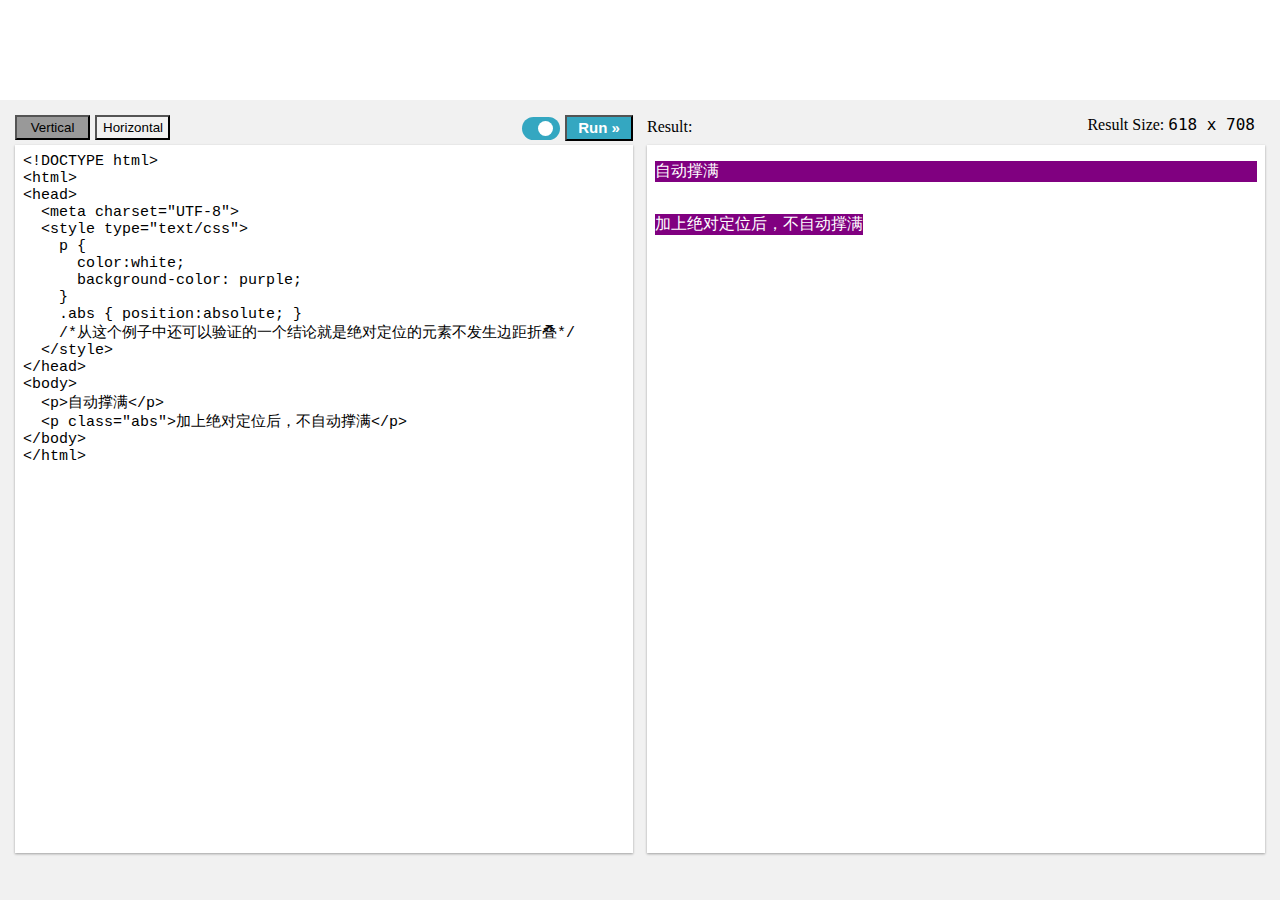
<file: projects/position-slide/mystuff/demo1.html>
<!DOCTYPE html>
<html lang="en">

<head>
    <meta charset="UTF-8">
    <title>Tryit Editor</title>
    <style type="text/css">
        * {
            -webkit-box-sizing: border-box;
            -moz-box-sizing: border-box;
            box-sizing: border-box;
        }
        body {
            color: #000000;
            margin: 0px;
            font-size: 100%;
            overflow: hidden;
        }
        button:focus {outline:0;}

        #run,#run:active {
        	border-style: solid !important; 
    	    border-color: rgb(241, 241, 241) !important; 
	        border-width: 2px !important;         	
        }
        #run:hover {
        	cursor: no-drop;
        }
        .container {
            background-color: #f1f1f1;
            width: 100%;
            overflow-x: auto;
            overflow-y: hidden;
            position: absolute;
            top: 100px;
            bottom: 0;
            height: auto;
            min-height: 250px;
            min-width: 550px;
        }

        .textareacontainer,
        .iframecontainer {
            float: left;
            height: 100%;
            width: 50%;
        }

        .textarea,
        .iframe {
            height: 100%;
            width: 100%;
            padding: 15px;
        }

        .textarea {
            padding-right: 7px;
        }

        .iframe {
            padding-left: 7px;
        }

        .headerText {
            width: auto;
            float: left;
            font-family: verdana;
            font-size: 1em;
            line-height: 1.45;
        }

        .run {
            width: 68px;
            float: right;
            font-size: 15px;
            background-color: #34A7C1;
            color: #ffffff;
            padding: 0 5px;
            line-height: 1.45;
            cursor: pointer;
            font-weight: bold;
        }
    
        .textareawrapper {
            width: 100%;
            height: 92%;
            background-color: #ffffff;
            box-shadow: 0 1px 3px rgba(0, 0, 0, 0.12), 0 1px 2px rgba(0, 0, 0, 0.24);
        }

        .iframewrapper {
            width: 100%;
            height: 92%;
            -webkit-overflow-scrolling: touch;
            background-color: #ffffff;
            box-shadow: 0 1px 3px rgba(0, 0, 0, 0.12), 0 1px 2px rgba(0, 0, 0, 0.24);
        }

        #textareaCode {
            background-color: #ffffff;
            font-family: consolas, "courier new", monospace;
            font-size: 15px;
            height: 100%;
            width: 100%;
            padding: 8px;
            resize: none;
            border: none;
        }

        #iframeResult,
        #iframeSource {
            background-color: #ffffff;
            height: 100%;
            width: 100%;
        }

        #framesize {
        	float: right;
            margin: 0px 10px 11px 10px;
        }

        #framesize span {
            font-family: Consolas, monospace;
        }

        #stackV,
        #stackH {
            width: 75px;
            height: 25px;
            text-align: center;
            cursor: pointer;
            float: left;
            margin-bottom:  5px;
            margin-right: 5px;
        }

        #stackV {
            background-color: #999999;
        }

        #stackV.horizontal,
        #stackV.horizontal {
            background-color: transparent;
        }

        #stackV.horizontal:hover {
            background-color: #d3d3d3;
        }

        #stackH,
        #stackH {
            background-color: transparent;
        }

        #stackH:hover {
            background-color: #d3d3d3;
        }

        #stackH.horizontal {
            background-color: #999999;
        }

        #textareacontainer.horizontal,
        #iframecontainer.horizontal {
            height: 50%;
            float: none;
            width: 100%;
        }

        #textarea.horizontal {
            height: 100%;
            padding-left: 10px;
            padding-right: 10px;
        }

        #iframe.horizontal {
            height: 100%;
            padding-right: 10px;
            padding-bottom: 10px;
            padding-left: 10px;
        }

        #container.horizontal {
            min-height: 200px;
            margin-left: 0;
        }

        #dragbar {
            position: absolute;
            cursor: col-resize;
            z-index: 3;
            padding: 5px;
        }

        #shield {
            display: none;
            top: 0;
            left: 0;
            width: 100%;
            position: absolute;
            height: 100%;
            z-index: 4;
        }

        .switch {
            position: relative;
            margin-right: 5px;
            float: right;
            display: inline-block;
            width: 38px;
            height: 23px;
            bottom: -2px;
        }

        .switch input {
            display: none;
        }

        .slider {
            position: absolute;
            cursor: pointer;
            top: 0;
            left: 0;
            right: 0;
            bottom: 0;
            background-color: #ccc;
            -webkit-transition: .4s;
            transition: .4s;
        }

        .slider:before {
            position: absolute;
            content: "";
            height: 15px;
            width: 15px;
            left: 4px;
            bottom: 4px;
            background-color: white;
            -webkit-transition: .4s;
            transition: .4s;
        }

        input:checked+.slider {
            background-color: #34A7C1;
        }

        input:checked+.slider:before {
            -webkit-transform: translateX(12px);
            -ms-transform: translateX(12px);
            transform: translateX(12px);
        }

        .slider.round {
            border-radius: 34px;
        }

        .slider.round:before {
            border-radius: 50%;
        }
    </style>
</head>

<body>
    <div id="shield"></div>
    <a href="javascript:void(0)" id="dragbar"></a>
    <div class="container" id="container">
        <div class="textareacontainer" id="textareacontainer">
            <div class="textarea" id="textarea">
                <div style="overflow:auto;">
                    <button title="Vertically" onclick="restack(false)" id="stackV">Vertical</button>
                    <button title="Horizontally"  onclick="restack(true)" id="stackH">Horizontal</button>
                    <button class="run" type="button" onclick="submitTryit()">Run &raquo;</button>
                    <label class="switch">
  						<input type="checkbox" id="myswitch" checked>
  						<div class="slider round"></div>
					</label>
                </div>
                <div class="textareawrapper">
                    <textarea autocomplete="off" class="code_input" id="textareaCode" wrap="logical" spellcheck="false"><!DOCTYPE html>
<html>
<head>
  <meta charset="UTF-8">
  <style type="text/css">
    p {
      color:white;
      background-color: purple;
    }
    .abs { position:absolute; }
    /*从这个例子中还可以验证的一个结论就是绝对定位的元素不发生边距折叠*/
  </style>
</head>
<body>
  <p>自动撑满</p>
  <p class="abs">加上绝对定位后，不自动撑满</p>
</body>
</html>
</textarea>
                    <form autocomplete="off" style="margin:0px;display:none;">
                        <input type="hidden" name="code" id="code" />
                        <input type="hidden" id="bt" name="bt" />
                    </form>
                </div>
            </div>
        </div>
        <div class="iframecontainer" id="iframecontainer">
            <div class="iframe" id="iframe">
                <div style="overflow:auto;">
                    <div class="headerText">Result:</div>
    				<div id="framesize"></div>
                </div>
                <div id="iframewrapper" class="iframewrapper">

                </div>
            </div>
        </div>
    </div>
    <script>
        submitTryit();

        function submitTryit(n) {
            var text = document.getElementById("textareaCode").value;
            var ifr = document.createElement("iframe");
            ifr.setAttribute("frameborder", "0");
            ifr.setAttribute("id", "iframeResult");
            document.getElementById("iframewrapper").innerHTML = "";
            document.getElementById("iframewrapper").appendChild(ifr);
            var ifrw = (ifr.contentWindow) ? ifr.contentWindow : (ifr.contentDocument.document) ? ifr.contentDocument.document : ifr.contentDocument;
            ifrw.document.open();
            ifrw.document.write(text);
            ifrw.document.close();

            if (ifrw.document.body) {
                ifrw.document.body.contentEditable = false;
            }
        }
        if (window.screen.availWidth <= 768 && window.innerHeight > window.innerWidth) {
            restack(true);
        }

        function restack(horizontal) {
            var tc, ic, t, i, c, f, sv, sh, d, height, flt, width;
            tc = document.getElementById("textareacontainer");
            ic = document.getElementById("iframecontainer");
            t = document.getElementById("textarea");
            i = document.getElementById("iframe");
            c = document.getElementById("container");
            sv = document.getElementById("stackV");
            sh = document.getElementById("stackH");
            tc.className = tc.className.replace("horizontal", "");
            ic.className = ic.className.replace("horizontal", "");
            t.className = t.className.replace("horizontal", "");
            i.className = i.className.replace("horizontal", "");
            c.className = c.className.replace("horizontal", "");
            sv.className = sv.className.replace("horizontal", "");
            sh.className = sh.className.replace("horizontal", "");
            stack = "";
            if (horizontal) {
                tc.className = tc.className + " horizontal";
                ic.className = ic.className + " horizontal";
                t.className = t.className + " horizontal";
                i.className = i.className + " horizontal";
                c.className = c.className + " horizontal";
                sv.className = sv.className + " horizontal";
                sh.className = sh.className + " horizontal";
                stack = " horizontal";
                document.getElementById("textareacontainer").style.height = "50%";
                document.getElementById("iframecontainer").style.height = "50%";
                document.getElementById("textareacontainer").style.width = "100%";
                document.getElementById("iframecontainer").style.width = "100%";
            } else {
                document.getElementById("textareacontainer").style.height = "100%";
                document.getElementById("iframecontainer").style.height = "100%";
                document.getElementById("textareacontainer").style.width = "50%";
                document.getElementById("iframecontainer").style.width = "50%";
            }
            fixDragBtn();
            showFrameSize();
        }

        function showFrameSize() {
            var t;
            var width, height;
            width = Number(w3_getStyleValue(document.getElementById("iframeResult"), "width").replace("px", "")).toFixed();
            height = Number(w3_getStyleValue(document.getElementById("iframeResult"), "height").replace("px", "")).toFixed();
            document.getElementById("framesize").innerHTML = "Result Size: <span>" + width + " x " + height + "</span>";
        }
        var dragging = false;
        var stack;

        function fixDragBtn() {
            var textareawidth, leftpadding, dragleft, containertop, buttonwidth
            var containertop = 45 + Number(w3_getStyleValue(document.getElementById("container"), "top").replace("px", ""));
            if (stack != " horizontal") {
                document.getElementById("dragbar").style.width = "5px";
                textareasize = Number(w3_getStyleValue(document.getElementById("textareaCode"), "width").replace("px", ""));
                leftpadding = Number(w3_getStyleValue(document.getElementById("textarea"), "padding-left").replace("px", ""));
                buttonwidth = Number(w3_getStyleValue(document.getElementById("dragbar"), "width").replace("px", ""));
                textareaheight = w3_getStyleValue(document.getElementById("textareaCode"), "height");
                dragleft = textareasize + leftpadding + (leftpadding / 2) - (buttonwidth / 2);
                document.getElementById("dragbar").style.top = containertop + "px";
                document.getElementById("dragbar").style.left = dragleft - 1 + "px";
                document.getElementById("dragbar").style.height = textareaheight;
                document.getElementById("dragbar").style.cursor = "col-resize";

            } else {
                document.getElementById("dragbar").style.height = "20px";
                if (window.getComputedStyle) {
                    textareawidth = window.getComputedStyle(document.getElementById("textareaCode"), null).getPropertyValue("height");
                    textareaheight = window.getComputedStyle(document.getElementById("textareaCode"), null).getPropertyValue("width");
                    leftpadding = window.getComputedStyle(document.getElementById("textarea"), null).getPropertyValue("padding-top");
                    buttonwidth = window.getComputedStyle(document.getElementById("dragbar"), null).getPropertyValue("height");
                } else {
                    dragleft = document.getElementById("textareaCode").currentStyle["width"];
                }
                textareawidth = Number(textareawidth.replace("px", ""));
                leftpadding = Number(leftpadding.replace("px", ""));
                buttonwidth = Number(buttonwidth.replace("px", ""));
                dragleft = containertop + textareawidth + leftpadding + (leftpadding / 2);
                document.getElementById("dragbar").style.top = dragleft + "px";
                document.getElementById("dragbar").style.left = "5px";
                document.getElementById("dragbar").style.width = textareaheight;
                document.getElementById("dragbar").style.cursor = "row-resize";
            }
        }

        function dragstart(e) {
            e.preventDefault();
            dragging = true;
            var main = document.getElementById("iframecontainer");
        }
        function dragmove(e) {
            if (dragging) {
                document.getElementById("shield").style.display = "block";
                if (stack != " horizontal") {
                    var percentage = (e.pageX / window.innerWidth) * 100;
                    if(e.type == 'touchstart' || e.type == 'touchmove' || e.type == 'touchend' ){
                        var touch = e.touches[0];
                        percentage = (touch.pageX / window.innerWidth) * 100;
                    }
                    if (percentage > 5 && percentage < 98) {
                        var mainPercentage = 100 - percentage;
                        document.getElementById("textareacontainer").style.width = percentage + "%";
                        document.getElementById("iframecontainer").style.width = mainPercentage + "%";
                        fixDragBtn();
                    }
                } else {
                    var containertop = 70 + Number(w3_getStyleValue(document.getElementById("container"), "top").replace("px", ""));
                    var percentage = ((e.pageY - containertop + 20) / (window.innerHeight - containertop + 20)) * 100;
                    if(e.type == 'touchstart' || e.type == 'touchmove' || e.type == 'touchend' ){
                        var touch = e.touches[0];
                        percentage = ((touch.pageY - containertop + 20) / (window.innerHeight - containertop + 20)) * 100;
                    }
                    if (percentage > 5 && percentage < 98) {
                        var mainPercentage = 100 - percentage;
                        document.getElementById("textareacontainer").style.height = percentage + "%";
                        document.getElementById("iframecontainer").style.height = mainPercentage + "%";
                        fixDragBtn();
                    }
                }
                showFrameSize();
            }
        }
        function dragend() {
            document.getElementById("shield").style.display = "none";
            dragging = false;
        }


        if (window.addEventListener) {
            document.getElementById("dragbar").addEventListener("mousedown", function(e) {
                dragstart(e);
            });
            document.getElementById("dragbar").addEventListener("touchstart", function(e) {
                dragstart(e);
            });
            window.addEventListener("mousemove", function(e) {
                dragmove(e);
            });
            window.addEventListener("touchmove", function(e) {
                dragmove(e);
            });
            window.addEventListener("mouseup", dragend);
            window.addEventListener("touchend", dragend);
            window.addEventListener("load", fixDragBtn);
            window.addEventListener("load", showFrameSize);
        }

        function w3_getStyleValue(elmnt, style) {
            if (window.getComputedStyle) {
                return window.getComputedStyle(elmnt, null).getPropertyValue(style);
            } else {
                return elmnt.currentStyle[style];
            }
        }

        var clickarea = document.querySelector('label');
        clickarea.addEventListener('click', function() {
            var btn = document.getElementsByClassName("run")[0];
            var texta = document.getElementsByClassName("code_input")[0];
            var checkv = document.getElementById("myswitch").checked;
            if (!checkv) {
            	submitTryit();
                btn.innerHTML = "Live";
                btn.style.color = "#999999";
                btn.style.backgroundColor = "rgb(241, 241, 241)";
                btn.setAttribute("id", "run");
                btn.removeEventListener("click", submitTryit);
                texta.addEventListener("input", submitTryit);
            } else {
                btn.innerHTML = "Run »";
                btn.style.color = "#ffffff";
                btn.style.backgroundColor = "#34A7C1";
                btn.setAttribute("id", "");
                btn.addEventListener("click", submitTryit);
                texta.removeEventListener("input", submitTryit);
            }
        });
        window.onresize = function(){
            fixDragBtn();
        }
    </script>
</body>

</html>
</file>
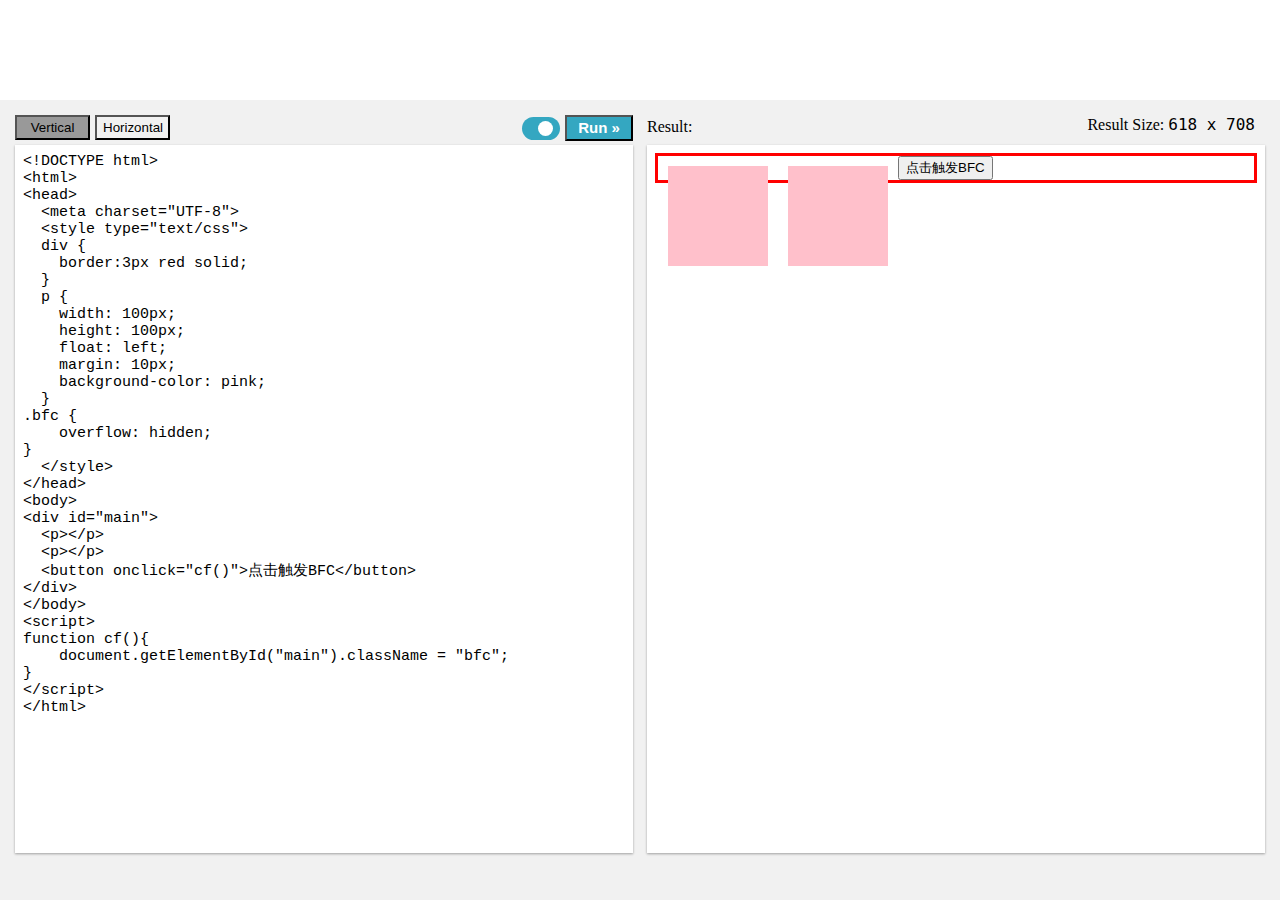
<file: projects/position-slide/mystuff/demo2.html>
<!DOCTYPE html>
<html lang="en">

<head>
    <meta charset="UTF-8">
    <title>Tryit Editor</title>
    <style type="text/css">
        * {
            -webkit-box-sizing: border-box;
            -moz-box-sizing: border-box;
            box-sizing: border-box;
        }
        body {
            color: #000000;
            margin: 0px;
            font-size: 100%;
            overflow: hidden;
        }
        button:focus {outline:0;}

        #run,#run:active {
        	border-style: solid !important; 
    	    border-color: rgb(241, 241, 241) !important; 
	        border-width: 2px !important;         	
        }
        #run:hover {
        	cursor: no-drop;
        }
        .container {
            background-color: #f1f1f1;
            width: 100%;
            overflow-x: auto;
            overflow-y: hidden;
            position: absolute;
            top: 100px;
            bottom: 0;
            height: auto;
            min-height: 250px;
            min-width: 550px;
        }

        .textareacontainer,
        .iframecontainer {
            float: left;
            height: 100%;
            width: 50%;
        }

        .textarea,
        .iframe {
            height: 100%;
            width: 100%;
            padding: 15px;
        }

        .textarea {
            padding-right: 7px;
        }

        .iframe {
            padding-left: 7px;
        }

        .headerText {
            width: auto;
            float: left;
            font-family: verdana;
            font-size: 1em;
            line-height: 1.45;
        }

        .run {
            width: 68px;
            float: right;
            font-size: 15px;
            background-color: #34A7C1;
            color: #ffffff;
            padding: 0 5px;
            line-height: 1.45;
            cursor: pointer;
            font-weight: bold;
        }
    
        .textareawrapper {
            width: 100%;
            height: 92%;
            background-color: #ffffff;
            box-shadow: 0 1px 3px rgba(0, 0, 0, 0.12), 0 1px 2px rgba(0, 0, 0, 0.24);
        }

        .iframewrapper {
            width: 100%;
            height: 92%;
            -webkit-overflow-scrolling: touch;
            background-color: #ffffff;
            box-shadow: 0 1px 3px rgba(0, 0, 0, 0.12), 0 1px 2px rgba(0, 0, 0, 0.24);
        }

        #textareaCode {
            background-color: #ffffff;
            font-family: consolas, "courier new", monospace;
            font-size: 15px;
            height: 100%;
            width: 100%;
            padding: 8px;
            resize: none;
            border: none;
        }

        #iframeResult,
        #iframeSource {
            background-color: #ffffff;
            height: 100%;
            width: 100%;
        }

        #framesize {
        	float: right;
            margin: 0px 10px 11px 10px;
        }

        #framesize span {
            font-family: Consolas, monospace;
        }

        #stackV,
        #stackH {
            width: 75px;
            height: 25px;
            text-align: center;
            cursor: pointer;
            float: left;
            margin-bottom:  5px;
            margin-right: 5px;
        }

        #stackV {
            background-color: #999999;
        }

        #stackV.horizontal,
        #stackV.horizontal {
            background-color: transparent;
        }

        #stackV.horizontal:hover {
            background-color: #d3d3d3;
        }

        #stackH,
        #stackH {
            background-color: transparent;
        }

        #stackH:hover {
            background-color: #d3d3d3;
        }

        #stackH.horizontal {
            background-color: #999999;
        }

        #textareacontainer.horizontal,
        #iframecontainer.horizontal {
            height: 50%;
            float: none;
            width: 100%;
        }

        #textarea.horizontal {
            height: 100%;
            padding-left: 10px;
            padding-right: 10px;
        }

        #iframe.horizontal {
            height: 100%;
            padding-right: 10px;
            padding-bottom: 10px;
            padding-left: 10px;
        }

        #container.horizontal {
            min-height: 200px;
            margin-left: 0;
        }

        #dragbar {
            position: absolute;
            cursor: col-resize;
            z-index: 3;
            padding: 5px;
        }

        #shield {
            display: none;
            top: 0;
            left: 0;
            width: 100%;
            position: absolute;
            height: 100%;
            z-index: 4;
        }

        .switch {
            position: relative;
            margin-right: 5px;
            float: right;
            display: inline-block;
            width: 38px;
            height: 23px;
            bottom: -2px;
        }

        .switch input {
            display: none;
        }

        .slider {
            position: absolute;
            cursor: pointer;
            top: 0;
            left: 0;
            right: 0;
            bottom: 0;
            background-color: #ccc;
            -webkit-transition: .4s;
            transition: .4s;
        }

        .slider:before {
            position: absolute;
            content: "";
            height: 15px;
            width: 15px;
            left: 4px;
            bottom: 4px;
            background-color: white;
            -webkit-transition: .4s;
            transition: .4s;
        }

        input:checked+.slider {
            background-color: #34A7C1;
        }

        input:checked+.slider:before {
            -webkit-transform: translateX(12px);
            -ms-transform: translateX(12px);
            transform: translateX(12px);
        }

        .slider.round {
            border-radius: 34px;
        }

        .slider.round:before {
            border-radius: 50%;
        }
    </style>
</head>

<body>
    <div id="shield"></div>
    <a href="javascript:void(0)" id="dragbar"></a>
    <div class="container" id="container">
        <div class="textareacontainer" id="textareacontainer">
            <div class="textarea" id="textarea">
                <div style="overflow:auto;">
                    <button title="Vertically" onclick="restack(false)" id="stackV">Vertical</button>
                    <button title="Horizontally"  onclick="restack(true)" id="stackH">Horizontal</button>
                    <button class="run" type="button" onclick="submitTryit()">Run &raquo;</button>
                    <label class="switch">
  						<input type="checkbox" id="myswitch" checked>
  						<div class="slider round"></div>
					</label>
                </div>
                <div class="textareawrapper">
                    <textarea autocomplete="off" class="code_input" id="textareaCode" wrap="logical" spellcheck="false"><!DOCTYPE html>
<html>
<head>
  <meta charset="UTF-8">
  <style type="text/css">
  div {
    border:3px red solid;
  }
  p {
    width: 100px;
    height: 100px;
    float: left;
    margin: 10px;
    background-color: pink;
  }
.bfc {
    overflow: hidden;
}
  </style>
</head>
<body>
<div id="main">
  <p></p>
  <p></p>
  <button onclick="cf()">点击触发BFC</button>
</div>
</body>
<script>
function cf(){
    document.getElementById("main").className = "bfc";
}
</script>
</html>
</textarea>
                    <form autocomplete="off" style="margin:0px;display:none;">
                        <input type="hidden" name="code" id="code" />
                        <input type="hidden" id="bt" name="bt" />
                    </form>
                </div>
            </div>
        </div>
        <div class="iframecontainer" id="iframecontainer">
            <div class="iframe" id="iframe">
                <div style="overflow:auto;">
                    <div class="headerText">Result:</div>
    				<div id="framesize"></div>
                </div>
                <div id="iframewrapper" class="iframewrapper">

                </div>
            </div>
        </div>
    </div>
    <script>
        submitTryit();

        function submitTryit(n) {
            var text = document.getElementById("textareaCode").value;
            var ifr = document.createElement("iframe");
            ifr.setAttribute("frameborder", "0");
            ifr.setAttribute("id", "iframeResult");
            document.getElementById("iframewrapper").innerHTML = "";
            document.getElementById("iframewrapper").appendChild(ifr);
            var ifrw = (ifr.contentWindow) ? ifr.contentWindow : (ifr.contentDocument.document) ? ifr.contentDocument.document : ifr.contentDocument;
            ifrw.document.open();
            ifrw.document.write(text);
            ifrw.document.close();

            if (ifrw.document.body) {
                ifrw.document.body.contentEditable = false;
            }
        }
        if (window.screen.availWidth <= 768 && window.innerHeight > window.innerWidth) {
            restack(true);
        }

        function restack(horizontal) {
            var tc, ic, t, i, c, f, sv, sh, d, height, flt, width;
            tc = document.getElementById("textareacontainer");
            ic = document.getElementById("iframecontainer");
            t = document.getElementById("textarea");
            i = document.getElementById("iframe");
            c = document.getElementById("container");
            sv = document.getElementById("stackV");
            sh = document.getElementById("stackH");
            tc.className = tc.className.replace("horizontal", "");
            ic.className = ic.className.replace("horizontal", "");
            t.className = t.className.replace("horizontal", "");
            i.className = i.className.replace("horizontal", "");
            c.className = c.className.replace("horizontal", "");
            sv.className = sv.className.replace("horizontal", "");
            sh.className = sh.className.replace("horizontal", "");
            stack = "";
            if (horizontal) {
                tc.className = tc.className + " horizontal";
                ic.className = ic.className + " horizontal";
                t.className = t.className + " horizontal";
                i.className = i.className + " horizontal";
                c.className = c.className + " horizontal";
                sv.className = sv.className + " horizontal";
                sh.className = sh.className + " horizontal";
                stack = " horizontal";
                document.getElementById("textareacontainer").style.height = "50%";
                document.getElementById("iframecontainer").style.height = "50%";
                document.getElementById("textareacontainer").style.width = "100%";
                document.getElementById("iframecontainer").style.width = "100%";
            } else {
                document.getElementById("textareacontainer").style.height = "100%";
                document.getElementById("iframecontainer").style.height = "100%";
                document.getElementById("textareacontainer").style.width = "50%";
                document.getElementById("iframecontainer").style.width = "50%";
            }
            fixDragBtn();
            showFrameSize();
        }

        function showFrameSize() {
            var t;
            var width, height;
            width = Number(w3_getStyleValue(document.getElementById("iframeResult"), "width").replace("px", "")).toFixed();
            height = Number(w3_getStyleValue(document.getElementById("iframeResult"), "height").replace("px", "")).toFixed();
            document.getElementById("framesize").innerHTML = "Result Size: <span>" + width + " x " + height + "</span>";
        }
        var dragging = false;
        var stack;

        function fixDragBtn() {
            var textareawidth, leftpadding, dragleft, containertop, buttonwidth
            var containertop = 45 + Number(w3_getStyleValue(document.getElementById("container"), "top").replace("px", ""));
            if (stack != " horizontal") {
                document.getElementById("dragbar").style.width = "5px";
                textareasize = Number(w3_getStyleValue(document.getElementById("textareaCode"), "width").replace("px", ""));
                leftpadding = Number(w3_getStyleValue(document.getElementById("textarea"), "padding-left").replace("px", ""));
                buttonwidth = Number(w3_getStyleValue(document.getElementById("dragbar"), "width").replace("px", ""));
                textareaheight = w3_getStyleValue(document.getElementById("textareaCode"), "height");
                dragleft = textareasize + leftpadding + (leftpadding / 2) - (buttonwidth / 2);
                document.getElementById("dragbar").style.top = containertop + "px";
                document.getElementById("dragbar").style.left = dragleft - 1 + "px";
                document.getElementById("dragbar").style.height = textareaheight;
                document.getElementById("dragbar").style.cursor = "col-resize";

            } else {
                document.getElementById("dragbar").style.height = "20px";
                if (window.getComputedStyle) {
                    textareawidth = window.getComputedStyle(document.getElementById("textareaCode"), null).getPropertyValue("height");
                    textareaheight = window.getComputedStyle(document.getElementById("textareaCode"), null).getPropertyValue("width");
                    leftpadding = window.getComputedStyle(document.getElementById("textarea"), null).getPropertyValue("padding-top");
                    buttonwidth = window.getComputedStyle(document.getElementById("dragbar"), null).getPropertyValue("height");
                } else {
                    dragleft = document.getElementById("textareaCode").currentStyle["width"];
                }
                textareawidth = Number(textareawidth.replace("px", ""));
                leftpadding = Number(leftpadding.replace("px", ""));
                buttonwidth = Number(buttonwidth.replace("px", ""));
                dragleft = containertop + textareawidth + leftpadding + (leftpadding / 2);
                document.getElementById("dragbar").style.top = dragleft + "px";
                document.getElementById("dragbar").style.left = "5px";
                document.getElementById("dragbar").style.width = textareaheight;
                document.getElementById("dragbar").style.cursor = "row-resize";
            }
        }

        function dragstart(e) {
            e.preventDefault();
            dragging = true;
            var main = document.getElementById("iframecontainer");
        }
        function dragmove(e) {
            if (dragging) {
                document.getElementById("shield").style.display = "block";
                if (stack != " horizontal") {
                    var percentage = (e.pageX / window.innerWidth) * 100;
                    if(e.type == 'touchstart' || e.type == 'touchmove' || e.type == 'touchend' ){
                        var touch = e.touches[0];
                        percentage = (touch.pageX / window.innerWidth) * 100;
                    }
                    if (percentage > 5 && percentage < 98) {
                        var mainPercentage = 100 - percentage;
                        document.getElementById("textareacontainer").style.width = percentage + "%";
                        document.getElementById("iframecontainer").style.width = mainPercentage + "%";
                        fixDragBtn();
                    }
                } else {
                    var containertop = 70 + Number(w3_getStyleValue(document.getElementById("container"), "top").replace("px", ""));
                    var percentage = ((e.pageY - containertop + 20) / (window.innerHeight - containertop + 20)) * 100;
                    if(e.type == 'touchstart' || e.type == 'touchmove' || e.type == 'touchend' ){
                        var touch = e.touches[0];
                        percentage = ((touch.pageY - containertop + 20) / (window.innerHeight - containertop + 20)) * 100;
                    }
                    if (percentage > 5 && percentage < 98) {
                        var mainPercentage = 100 - percentage;
                        document.getElementById("textareacontainer").style.height = percentage + "%";
                        document.getElementById("iframecontainer").style.height = mainPercentage + "%";
                        fixDragBtn();
                    }
                }
                showFrameSize();
            }
        }
        function dragend() {
            document.getElementById("shield").style.display = "none";
            dragging = false;
        }


        if (window.addEventListener) {
            document.getElementById("dragbar").addEventListener("mousedown", function(e) {
                dragstart(e);
            });
            document.getElementById("dragbar").addEventListener("touchstart", function(e) {
                dragstart(e);
            });
            window.addEventListener("mousemove", function(e) {
                dragmove(e);
            });
            window.addEventListener("touchmove", function(e) {
                dragmove(e);
            });
            window.addEventListener("mouseup", dragend);
            window.addEventListener("touchend", dragend);
            window.addEventListener("load", fixDragBtn);
            window.addEventListener("load", showFrameSize);
        }

        function w3_getStyleValue(elmnt, style) {
            if (window.getComputedStyle) {
                return window.getComputedStyle(elmnt, null).getPropertyValue(style);
            } else {
                return elmnt.currentStyle[style];
            }
        }

        var clickarea = document.querySelector('label');
        clickarea.addEventListener('click', function() {
            var btn = document.getElementsByClassName("run")[0];
            var texta = document.getElementsByClassName("code_input")[0];
            var checkv = document.getElementById("myswitch").checked;
            if (!checkv) {
            	submitTryit();
                btn.innerHTML = "Live";
                btn.style.color = "#999999";
                btn.style.backgroundColor = "rgb(241, 241, 241)";
                btn.setAttribute("id", "run");
                btn.removeEventListener("click", submitTryit);
                texta.addEventListener("input", submitTryit);
            } else {
                btn.innerHTML = "Run »";
                btn.style.color = "#ffffff";
                btn.style.backgroundColor = "#34A7C1";
                btn.setAttribute("id", "");
                btn.addEventListener("click", submitTryit);
                texta.removeEventListener("input", submitTryit);
            }
        });
        window.onresize = function(){
            fixDragBtn();
        }
    </script>
</body>

</html>
</file>
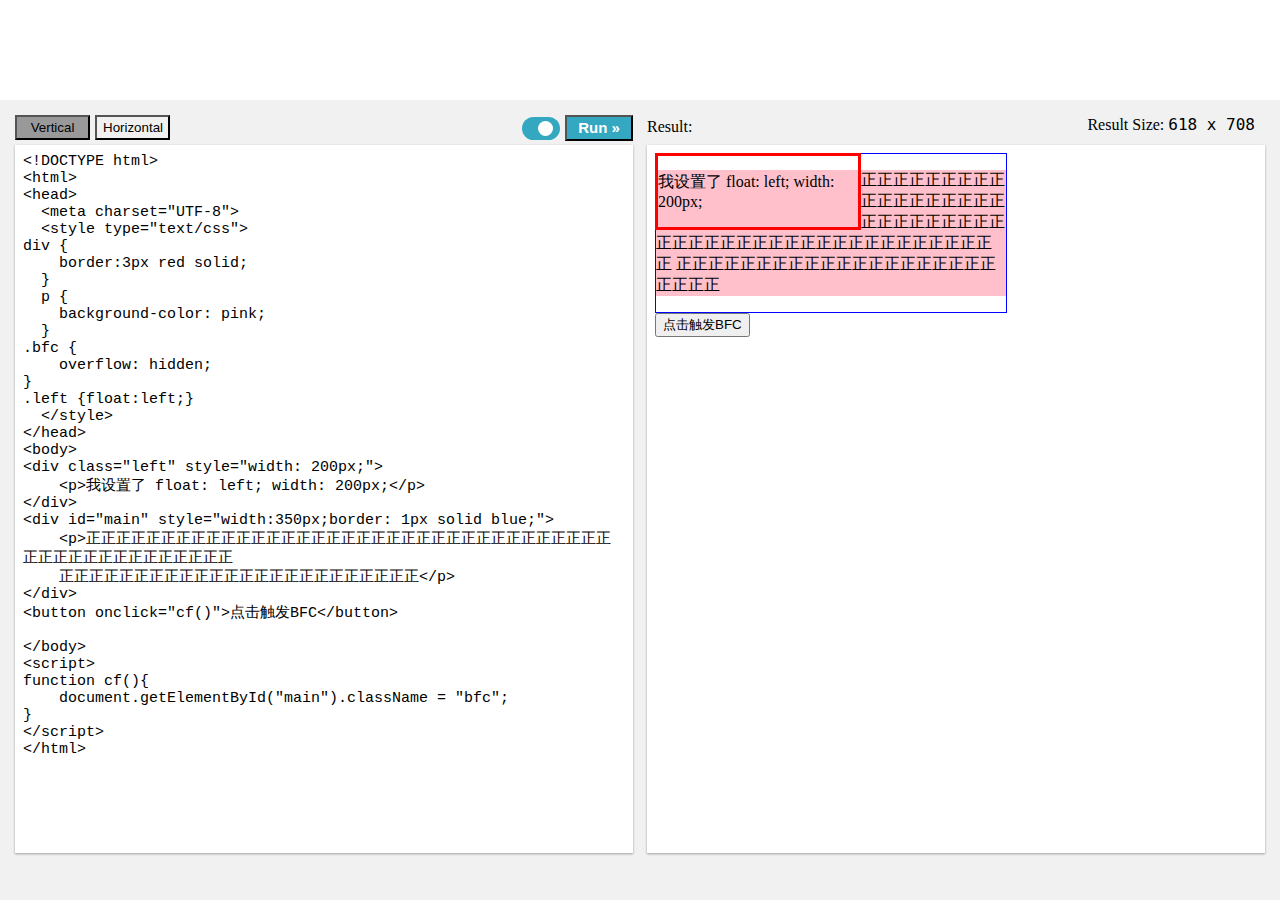
<file: projects/position-slide/mystuff/demo3.html>
<!DOCTYPE html>
<html lang="en">

<head>
    <meta charset="UTF-8">
    <title>Tryit Editor</title>
    <style type="text/css">
        * {
            -webkit-box-sizing: border-box;
            -moz-box-sizing: border-box;
            box-sizing: border-box;
        }
        body {
            color: #000000;
            margin: 0px;
            font-size: 100%;
            overflow: hidden;
        }
        button:focus {outline:0;}

        #run,#run:active {
        	border-style: solid !important; 
    	    border-color: rgb(241, 241, 241) !important; 
	        border-width: 2px !important;         	
        }
        #run:hover {
        	cursor: no-drop;
        }
        .container {
            background-color: #f1f1f1;
            width: 100%;
            overflow-x: auto;
            overflow-y: hidden;
            position: absolute;
            top: 100px;
            bottom: 0;
            height: auto;
            min-height: 250px;
            min-width: 550px;
        }

        .textareacontainer,
        .iframecontainer {
            float: left;
            height: 100%;
            width: 50%;
        }

        .textarea,
        .iframe {
            height: 100%;
            width: 100%;
            padding: 15px;
        }

        .textarea {
            padding-right: 7px;
        }

        .iframe {
            padding-left: 7px;
        }

        .headerText {
            width: auto;
            float: left;
            font-family: verdana;
            font-size: 1em;
            line-height: 1.45;
        }

        .run {
            width: 68px;
            float: right;
            font-size: 15px;
            background-color: #34A7C1;
            color: #ffffff;
            padding: 0 5px;
            line-height: 1.45;
            cursor: pointer;
            font-weight: bold;
        }
    
        .textareawrapper {
            width: 100%;
            height: 92%;
            background-color: #ffffff;
            box-shadow: 0 1px 3px rgba(0, 0, 0, 0.12), 0 1px 2px rgba(0, 0, 0, 0.24);
        }

        .iframewrapper {
            width: 100%;
            height: 92%;
            -webkit-overflow-scrolling: touch;
            background-color: #ffffff;
            box-shadow: 0 1px 3px rgba(0, 0, 0, 0.12), 0 1px 2px rgba(0, 0, 0, 0.24);
        }

        #textareaCode {
            background-color: #ffffff;
            font-family: consolas, "courier new", monospace;
            font-size: 15px;
            height: 100%;
            width: 100%;
            padding: 8px;
            resize: none;
            border: none;
        }

        #iframeResult,
        #iframeSource {
            background-color: #ffffff;
            height: 100%;
            width: 100%;
        }

        #framesize {
        	float: right;
            margin: 0px 10px 11px 10px;
        }

        #framesize span {
            font-family: Consolas, monospace;
        }

        #stackV,
        #stackH {
            width: 75px;
            height: 25px;
            text-align: center;
            cursor: pointer;
            float: left;
            margin-bottom:  5px;
            margin-right: 5px;
        }

        #stackV {
            background-color: #999999;
        }

        #stackV.horizontal,
        #stackV.horizontal {
            background-color: transparent;
        }

        #stackV.horizontal:hover {
            background-color: #d3d3d3;
        }

        #stackH,
        #stackH {
            background-color: transparent;
        }

        #stackH:hover {
            background-color: #d3d3d3;
        }

        #stackH.horizontal {
            background-color: #999999;
        }

        #textareacontainer.horizontal,
        #iframecontainer.horizontal {
            height: 50%;
            float: none;
            width: 100%;
        }

        #textarea.horizontal {
            height: 100%;
            padding-left: 10px;
            padding-right: 10px;
        }

        #iframe.horizontal {
            height: 100%;
            padding-right: 10px;
            padding-bottom: 10px;
            padding-left: 10px;
        }

        #container.horizontal {
            min-height: 200px;
            margin-left: 0;
        }

        #dragbar {
            position: absolute;
            cursor: col-resize;
            z-index: 3;
            padding: 5px;
        }

        #shield {
            display: none;
            top: 0;
            left: 0;
            width: 100%;
            position: absolute;
            height: 100%;
            z-index: 4;
        }

        .switch {
            position: relative;
            margin-right: 5px;
            float: right;
            display: inline-block;
            width: 38px;
            height: 23px;
            bottom: -2px;
        }

        .switch input {
            display: none;
        }

        .slider {
            position: absolute;
            cursor: pointer;
            top: 0;
            left: 0;
            right: 0;
            bottom: 0;
            background-color: #ccc;
            -webkit-transition: .4s;
            transition: .4s;
        }

        .slider:before {
            position: absolute;
            content: "";
            height: 15px;
            width: 15px;
            left: 4px;
            bottom: 4px;
            background-color: white;
            -webkit-transition: .4s;
            transition: .4s;
        }

        input:checked+.slider {
            background-color: #34A7C1;
        }

        input:checked+.slider:before {
            -webkit-transform: translateX(12px);
            -ms-transform: translateX(12px);
            transform: translateX(12px);
        }

        .slider.round {
            border-radius: 34px;
        }

        .slider.round:before {
            border-radius: 50%;
        }
    </style>
</head>

<body>
    <div id="shield"></div>
    <a href="javascript:void(0)" id="dragbar"></a>
    <div class="container" id="container">
        <div class="textareacontainer" id="textareacontainer">
            <div class="textarea" id="textarea">
                <div style="overflow:auto;">
                    <button title="Vertically" onclick="restack(false)" id="stackV">Vertical</button>
                    <button title="Horizontally"  onclick="restack(true)" id="stackH">Horizontal</button>
                    <button class="run" type="button" onclick="submitTryit()">Run &raquo;</button>
                    <label class="switch">
  						<input type="checkbox" id="myswitch" checked>
  						<div class="slider round"></div>
					</label>
                </div>
                <div class="textareawrapper">
                    <textarea autocomplete="off" class="code_input" id="textareaCode" wrap="logical" spellcheck="false"><!DOCTYPE html>
<html>
<head>
  <meta charset="UTF-8">
  <style type="text/css">
div {
    border:3px red solid;
  }
  p {
    background-color: pink;
  }
.bfc {
    overflow: hidden;
}
.left {float:left;}
  </style>
</head>
<body>
<div class="left" style="width: 200px;">
    <p>我设置了 float: left; width: 200px;</p>
</div>
<div id="main" style="width:350px;border: 1px solid blue;">
    <p>正正正正正正正正正正正正正正正正正正正正正正正正正正正正正正正正正正正正正正正正正正正正正正正正正
    正正正正正正正正正正正正正正正正正正正正正正正正</p>
</div>
<button onclick="cf()">点击触发BFC</button>

</body>
<script>
function cf(){
    document.getElementById("main").className = "bfc";
}
</script>
</html>

</textarea>
                    <form autocomplete="off" style="margin:0px;display:none;">
                        <input type="hidden" name="code" id="code" />
                        <input type="hidden" id="bt" name="bt" />
                    </form>
                </div>
            </div>
        </div>
        <div class="iframecontainer" id="iframecontainer">
            <div class="iframe" id="iframe">
                <div style="overflow:auto;">
                    <div class="headerText">Result:</div>
    				<div id="framesize"></div>
                </div>
                <div id="iframewrapper" class="iframewrapper">

                </div>
            </div>
        </div>
    </div>
    <script>
        submitTryit();

        function submitTryit(n) {
            var text = document.getElementById("textareaCode").value;
            var ifr = document.createElement("iframe");
            ifr.setAttribute("frameborder", "0");
            ifr.setAttribute("id", "iframeResult");
            document.getElementById("iframewrapper").innerHTML = "";
            document.getElementById("iframewrapper").appendChild(ifr);
            var ifrw = (ifr.contentWindow) ? ifr.contentWindow : (ifr.contentDocument.document) ? ifr.contentDocument.document : ifr.contentDocument;
            ifrw.document.open();
            ifrw.document.write(text);
            ifrw.document.close();

            if (ifrw.document.body) {
                ifrw.document.body.contentEditable = false;
            }
        }
        if (window.screen.availWidth <= 768 && window.innerHeight > window.innerWidth) {
            restack(true);
        }

        function restack(horizontal) {
            var tc, ic, t, i, c, f, sv, sh, d, height, flt, width;
            tc = document.getElementById("textareacontainer");
            ic = document.getElementById("iframecontainer");
            t = document.getElementById("textarea");
            i = document.getElementById("iframe");
            c = document.getElementById("container");
            sv = document.getElementById("stackV");
            sh = document.getElementById("stackH");
            tc.className = tc.className.replace("horizontal", "");
            ic.className = ic.className.replace("horizontal", "");
            t.className = t.className.replace("horizontal", "");
            i.className = i.className.replace("horizontal", "");
            c.className = c.className.replace("horizontal", "");
            sv.className = sv.className.replace("horizontal", "");
            sh.className = sh.className.replace("horizontal", "");
            stack = "";
            if (horizontal) {
                tc.className = tc.className + " horizontal";
                ic.className = ic.className + " horizontal";
                t.className = t.className + " horizontal";
                i.className = i.className + " horizontal";
                c.className = c.className + " horizontal";
                sv.className = sv.className + " horizontal";
                sh.className = sh.className + " horizontal";
                stack = " horizontal";
                document.getElementById("textareacontainer").style.height = "50%";
                document.getElementById("iframecontainer").style.height = "50%";
                document.getElementById("textareacontainer").style.width = "100%";
                document.getElementById("iframecontainer").style.width = "100%";
            } else {
                document.getElementById("textareacontainer").style.height = "100%";
                document.getElementById("iframecontainer").style.height = "100%";
                document.getElementById("textareacontainer").style.width = "50%";
                document.getElementById("iframecontainer").style.width = "50%";
            }
            fixDragBtn();
            showFrameSize();
        }

        function showFrameSize() {
            var t;
            var width, height;
            width = Number(w3_getStyleValue(document.getElementById("iframeResult"), "width").replace("px", "")).toFixed();
            height = Number(w3_getStyleValue(document.getElementById("iframeResult"), "height").replace("px", "")).toFixed();
            document.getElementById("framesize").innerHTML = "Result Size: <span>" + width + " x " + height + "</span>";
        }
        var dragging = false;
        var stack;

        function fixDragBtn() {
            var textareawidth, leftpadding, dragleft, containertop, buttonwidth
            var containertop = 45 + Number(w3_getStyleValue(document.getElementById("container"), "top").replace("px", ""));
            if (stack != " horizontal") {
                document.getElementById("dragbar").style.width = "5px";
                textareasize = Number(w3_getStyleValue(document.getElementById("textareaCode"), "width").replace("px", ""));
                leftpadding = Number(w3_getStyleValue(document.getElementById("textarea"), "padding-left").replace("px", ""));
                buttonwidth = Number(w3_getStyleValue(document.getElementById("dragbar"), "width").replace("px", ""));
                textareaheight = w3_getStyleValue(document.getElementById("textareaCode"), "height");
                dragleft = textareasize + leftpadding + (leftpadding / 2) - (buttonwidth / 2);
                document.getElementById("dragbar").style.top = containertop + "px";
                document.getElementById("dragbar").style.left = dragleft - 1 + "px";
                document.getElementById("dragbar").style.height = textareaheight;
                document.getElementById("dragbar").style.cursor = "col-resize";

            } else {
                document.getElementById("dragbar").style.height = "20px";
                if (window.getComputedStyle) {
                    textareawidth = window.getComputedStyle(document.getElementById("textareaCode"), null).getPropertyValue("height");
                    textareaheight = window.getComputedStyle(document.getElementById("textareaCode"), null).getPropertyValue("width");
                    leftpadding = window.getComputedStyle(document.getElementById("textarea"), null).getPropertyValue("padding-top");
                    buttonwidth = window.getComputedStyle(document.getElementById("dragbar"), null).getPropertyValue("height");
                } else {
                    dragleft = document.getElementById("textareaCode").currentStyle["width"];
                }
                textareawidth = Number(textareawidth.replace("px", ""));
                leftpadding = Number(leftpadding.replace("px", ""));
                buttonwidth = Number(buttonwidth.replace("px", ""));
                dragleft = containertop + textareawidth + leftpadding + (leftpadding / 2);
                document.getElementById("dragbar").style.top = dragleft + "px";
                document.getElementById("dragbar").style.left = "5px";
                document.getElementById("dragbar").style.width = textareaheight;
                document.getElementById("dragbar").style.cursor = "row-resize";
            }
        }

        function dragstart(e) {
            e.preventDefault();
            dragging = true;
            var main = document.getElementById("iframecontainer");
        }
        function dragmove(e) {
            if (dragging) {
                document.getElementById("shield").style.display = "block";
                if (stack != " horizontal") {
                    var percentage = (e.pageX / window.innerWidth) * 100;
                    if(e.type == 'touchstart' || e.type == 'touchmove' || e.type == 'touchend' ){
                        var touch = e.touches[0];
                        percentage = (touch.pageX / window.innerWidth) * 100;
                    }
                    if (percentage > 5 && percentage < 98) {
                        var mainPercentage = 100 - percentage;
                        document.getElementById("textareacontainer").style.width = percentage + "%";
                        document.getElementById("iframecontainer").style.width = mainPercentage + "%";
                        fixDragBtn();
                    }
                } else {
                    var containertop = 70 + Number(w3_getStyleValue(document.getElementById("container"), "top").replace("px", ""));
                    var percentage = ((e.pageY - containertop + 20) / (window.innerHeight - containertop + 20)) * 100;
                    if(e.type == 'touchstart' || e.type == 'touchmove' || e.type == 'touchend' ){
                        var touch = e.touches[0];
                        percentage = ((touch.pageY - containertop + 20) / (window.innerHeight - containertop + 20)) * 100;
                    }
                    if (percentage > 5 && percentage < 98) {
                        var mainPercentage = 100 - percentage;
                        document.getElementById("textareacontainer").style.height = percentage + "%";
                        document.getElementById("iframecontainer").style.height = mainPercentage + "%";
                        fixDragBtn();
                    }
                }
                showFrameSize();
            }
        }
        function dragend() {
            document.getElementById("shield").style.display = "none";
            dragging = false;
        }


        if (window.addEventListener) {
            document.getElementById("dragbar").addEventListener("mousedown", function(e) {
                dragstart(e);
            });
            document.getElementById("dragbar").addEventListener("touchstart", function(e) {
                dragstart(e);
            });
            window.addEventListener("mousemove", function(e) {
                dragmove(e);
            });
            window.addEventListener("touchmove", function(e) {
                dragmove(e);
            });
            window.addEventListener("mouseup", dragend);
            window.addEventListener("touchend", dragend);
            window.addEventListener("load", fixDragBtn);
            window.addEventListener("load", showFrameSize);
        }

        function w3_getStyleValue(elmnt, style) {
            if (window.getComputedStyle) {
                return window.getComputedStyle(elmnt, null).getPropertyValue(style);
            } else {
                return elmnt.currentStyle[style];
            }
        }

        var clickarea = document.querySelector('label');
        clickarea.addEventListener('click', function() {
            var btn = document.getElementsByClassName("run")[0];
            var texta = document.getElementsByClassName("code_input")[0];
            var checkv = document.getElementById("myswitch").checked;
            if (!checkv) {
            	submitTryit();
                btn.innerHTML = "Live";
                btn.style.color = "#999999";
                btn.style.backgroundColor = "rgb(241, 241, 241)";
                btn.setAttribute("id", "run");
                btn.removeEventListener("click", submitTryit);
                texta.addEventListener("input", submitTryit);
            } else {
                btn.innerHTML = "Run »";
                btn.style.color = "#ffffff";
                btn.style.backgroundColor = "#34A7C1";
                btn.setAttribute("id", "");
                btn.addEventListener("click", submitTryit);
                texta.removeEventListener("input", submitTryit);
            }
        });
        window.onresize = function(){
            fixDragBtn();
        }
    </script>
</body>

</html>
</file>
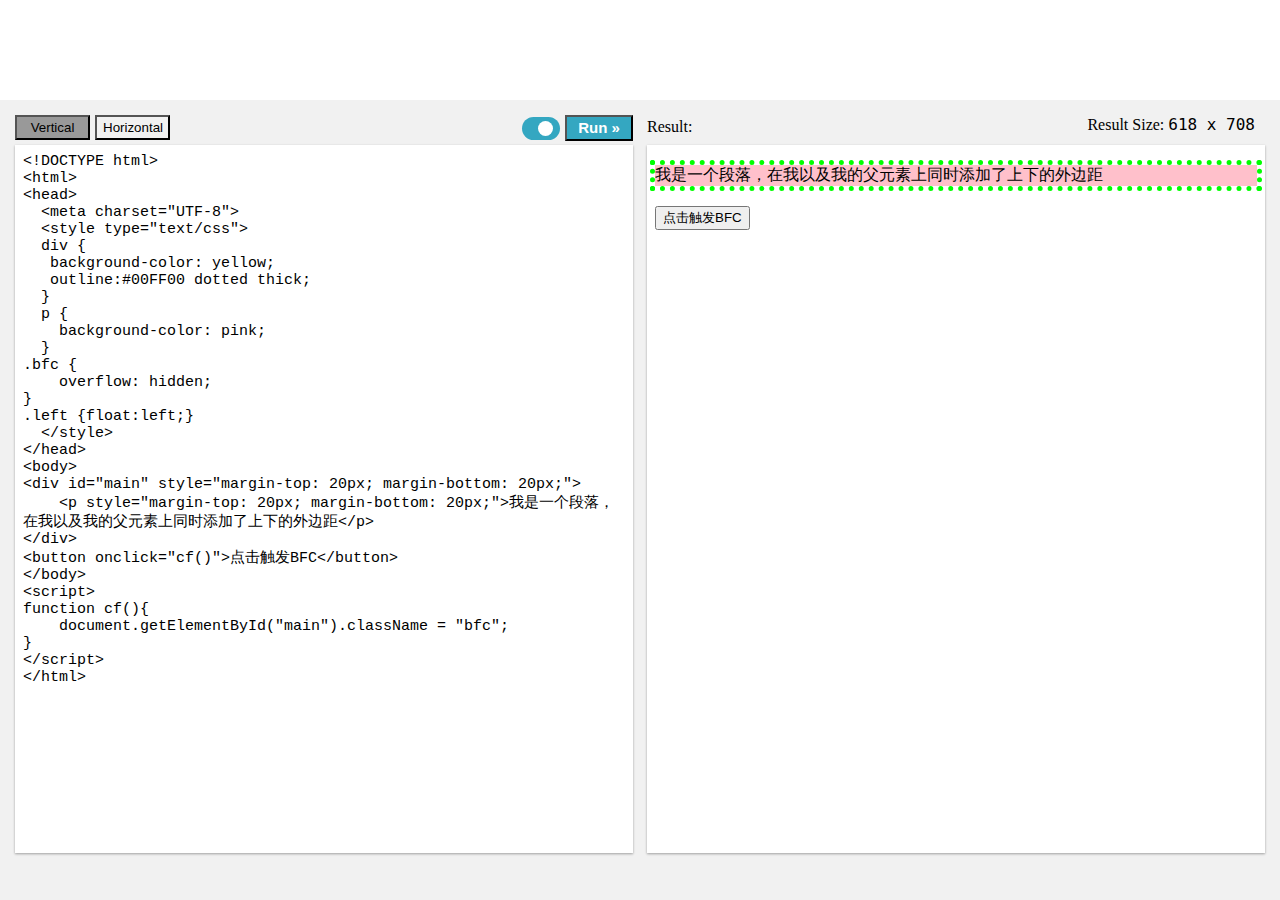
<file: projects/position-slide/mystuff/demo4.html>
<!DOCTYPE html>
<html lang="en">

<head>
    <meta charset="UTF-8">
    <title>Tryit Editor</title>
    <style type="text/css">
        * {
            -webkit-box-sizing: border-box;
            -moz-box-sizing: border-box;
            box-sizing: border-box;
        }
        body {
            color: #000000;
            margin: 0px;
            font-size: 100%;
            overflow: hidden;
        }
        button:focus {outline:0;}

        #run,#run:active {
        	border-style: solid !important; 
    	    border-color: rgb(241, 241, 241) !important; 
	        border-width: 2px !important;         	
        }
        #run:hover {
        	cursor: no-drop;
        }
        .container {
            background-color: #f1f1f1;
            width: 100%;
            overflow-x: auto;
            overflow-y: hidden;
            position: absolute;
            top: 100px;
            bottom: 0;
            height: auto;
            min-height: 250px;
            min-width: 550px;
        }

        .textareacontainer,
        .iframecontainer {
            float: left;
            height: 100%;
            width: 50%;
        }

        .textarea,
        .iframe {
            height: 100%;
            width: 100%;
            padding: 15px;
        }

        .textarea {
            padding-right: 7px;
        }

        .iframe {
            padding-left: 7px;
        }

        .headerText {
            width: auto;
            float: left;
            font-family: verdana;
            font-size: 1em;
            line-height: 1.45;
        }

        .run {
            width: 68px;
            float: right;
            font-size: 15px;
            background-color: #34A7C1;
            color: #ffffff;
            padding: 0 5px;
            line-height: 1.45;
            cursor: pointer;
            font-weight: bold;
        }
    
        .textareawrapper {
            width: 100%;
            height: 92%;
            background-color: #ffffff;
            box-shadow: 0 1px 3px rgba(0, 0, 0, 0.12), 0 1px 2px rgba(0, 0, 0, 0.24);
        }

        .iframewrapper {
            width: 100%;
            height: 92%;
            -webkit-overflow-scrolling: touch;
            background-color: #ffffff;
            box-shadow: 0 1px 3px rgba(0, 0, 0, 0.12), 0 1px 2px rgba(0, 0, 0, 0.24);
        }

        #textareaCode {
            background-color: #ffffff;
            font-family: consolas, "courier new", monospace;
            font-size: 15px;
            height: 100%;
            width: 100%;
            padding: 8px;
            resize: none;
            border: none;
        }

        #iframeResult,
        #iframeSource {
            background-color: #ffffff;
            height: 100%;
            width: 100%;
        }

        #framesize {
        	float: right;
            margin: 0px 10px 11px 10px;
        }

        #framesize span {
            font-family: Consolas, monospace;
        }

        #stackV,
        #stackH {
            width: 75px;
            height: 25px;
            text-align: center;
            cursor: pointer;
            float: left;
            margin-bottom:  5px;
            margin-right: 5px;
        }

        #stackV {
            background-color: #999999;
        }

        #stackV.horizontal,
        #stackV.horizontal {
            background-color: transparent;
        }

        #stackV.horizontal:hover {
            background-color: #d3d3d3;
        }

        #stackH,
        #stackH {
            background-color: transparent;
        }

        #stackH:hover {
            background-color: #d3d3d3;
        }

        #stackH.horizontal {
            background-color: #999999;
        }

        #textareacontainer.horizontal,
        #iframecontainer.horizontal {
            height: 50%;
            float: none;
            width: 100%;
        }

        #textarea.horizontal {
            height: 100%;
            padding-left: 10px;
            padding-right: 10px;
        }

        #iframe.horizontal {
            height: 100%;
            padding-right: 10px;
            padding-bottom: 10px;
            padding-left: 10px;
        }

        #container.horizontal {
            min-height: 200px;
            margin-left: 0;
        }

        #dragbar {
            position: absolute;
            cursor: col-resize;
            z-index: 3;
            padding: 5px;
        }

        #shield {
            display: none;
            top: 0;
            left: 0;
            width: 100%;
            position: absolute;
            height: 100%;
            z-index: 4;
        }

        .switch {
            position: relative;
            margin-right: 5px;
            float: right;
            display: inline-block;
            width: 38px;
            height: 23px;
            bottom: -2px;
        }

        .switch input {
            display: none;
        }

        .slider {
            position: absolute;
            cursor: pointer;
            top: 0;
            left: 0;
            right: 0;
            bottom: 0;
            background-color: #ccc;
            -webkit-transition: .4s;
            transition: .4s;
        }

        .slider:before {
            position: absolute;
            content: "";
            height: 15px;
            width: 15px;
            left: 4px;
            bottom: 4px;
            background-color: white;
            -webkit-transition: .4s;
            transition: .4s;
        }

        input:checked+.slider {
            background-color: #34A7C1;
        }

        input:checked+.slider:before {
            -webkit-transform: translateX(12px);
            -ms-transform: translateX(12px);
            transform: translateX(12px);
        }

        .slider.round {
            border-radius: 34px;
        }

        .slider.round:before {
            border-radius: 50%;
        }
    </style>
</head>

<body>
    <div id="shield"></div>
    <a href="javascript:void(0)" id="dragbar"></a>
    <div class="container" id="container">
        <div class="textareacontainer" id="textareacontainer">
            <div class="textarea" id="textarea">
                <div style="overflow:auto;">
                    <button title="Vertically" onclick="restack(false)" id="stackV">Vertical</button>
                    <button title="Horizontally"  onclick="restack(true)" id="stackH">Horizontal</button>
                    <button class="run" type="button" onclick="submitTryit()">Run &raquo;</button>
                    <label class="switch">
  						<input type="checkbox" id="myswitch" checked>
  						<div class="slider round"></div>
					</label>
                </div>
                <div class="textareawrapper">
                    <textarea autocomplete="off" class="code_input" id="textareaCode" wrap="logical" spellcheck="false"><!DOCTYPE html>
<html>
<head>
  <meta charset="UTF-8">
  <style type="text/css">
  div {
   background-color: yellow;
   outline:#00FF00 dotted thick;
  }
  p {
    background-color: pink;
  }
.bfc {
    overflow: hidden;
}
.left {float:left;}
  </style>
</head>
<body>
<div id="main" style="margin-top: 20px; margin-bottom: 20px;">
    <p style="margin-top: 20px; margin-bottom: 20px;">我是一个段落，在我以及我的父元素上同时添加了上下的外边距</p>
</div>
<button onclick="cf()">点击触发BFC</button>
</body>
<script>
function cf(){
    document.getElementById("main").className = "bfc";
}
</script>
</html>

</textarea>
                    <form autocomplete="off" style="margin:0px;display:none;">
                        <input type="hidden" name="code" id="code" />
                        <input type="hidden" id="bt" name="bt" />
                    </form>
                </div>
            </div>
        </div>
        <div class="iframecontainer" id="iframecontainer">
            <div class="iframe" id="iframe">
                <div style="overflow:auto;">
                    <div class="headerText">Result:</div>
    				<div id="framesize"></div>
                </div>
                <div id="iframewrapper" class="iframewrapper">

                </div>
            </div>
        </div>
    </div>
    <script>
        submitTryit();

        function submitTryit(n) {
            var text = document.getElementById("textareaCode").value;
            var ifr = document.createElement("iframe");
            ifr.setAttribute("frameborder", "0");
            ifr.setAttribute("id", "iframeResult");
            document.getElementById("iframewrapper").innerHTML = "";
            document.getElementById("iframewrapper").appendChild(ifr);
            var ifrw = (ifr.contentWindow) ? ifr.contentWindow : (ifr.contentDocument.document) ? ifr.contentDocument.document : ifr.contentDocument;
            ifrw.document.open();
            ifrw.document.write(text);
            ifrw.document.close();

            if (ifrw.document.body) {
                ifrw.document.body.contentEditable = false;
            }
        }
        if (window.screen.availWidth <= 768 && window.innerHeight > window.innerWidth) {
            restack(true);
        }

        function restack(horizontal) {
            var tc, ic, t, i, c, f, sv, sh, d, height, flt, width;
            tc = document.getElementById("textareacontainer");
            ic = document.getElementById("iframecontainer");
            t = document.getElementById("textarea");
            i = document.getElementById("iframe");
            c = document.getElementById("container");
            sv = document.getElementById("stackV");
            sh = document.getElementById("stackH");
            tc.className = tc.className.replace("horizontal", "");
            ic.className = ic.className.replace("horizontal", "");
            t.className = t.className.replace("horizontal", "");
            i.className = i.className.replace("horizontal", "");
            c.className = c.className.replace("horizontal", "");
            sv.className = sv.className.replace("horizontal", "");
            sh.className = sh.className.replace("horizontal", "");
            stack = "";
            if (horizontal) {
                tc.className = tc.className + " horizontal";
                ic.className = ic.className + " horizontal";
                t.className = t.className + " horizontal";
                i.className = i.className + " horizontal";
                c.className = c.className + " horizontal";
                sv.className = sv.className + " horizontal";
                sh.className = sh.className + " horizontal";
                stack = " horizontal";
                document.getElementById("textareacontainer").style.height = "50%";
                document.getElementById("iframecontainer").style.height = "50%";
                document.getElementById("textareacontainer").style.width = "100%";
                document.getElementById("iframecontainer").style.width = "100%";
            } else {
                document.getElementById("textareacontainer").style.height = "100%";
                document.getElementById("iframecontainer").style.height = "100%";
                document.getElementById("textareacontainer").style.width = "50%";
                document.getElementById("iframecontainer").style.width = "50%";
            }
            fixDragBtn();
            showFrameSize();
        }

        function showFrameSize() {
            var t;
            var width, height;
            width = Number(w3_getStyleValue(document.getElementById("iframeResult"), "width").replace("px", "")).toFixed();
            height = Number(w3_getStyleValue(document.getElementById("iframeResult"), "height").replace("px", "")).toFixed();
            document.getElementById("framesize").innerHTML = "Result Size: <span>" + width + " x " + height + "</span>";
        }
        var dragging = false;
        var stack;

        function fixDragBtn() {
            var textareawidth, leftpadding, dragleft, containertop, buttonwidth
            var containertop = 45 + Number(w3_getStyleValue(document.getElementById("container"), "top").replace("px", ""));
            if (stack != " horizontal") {
                document.getElementById("dragbar").style.width = "5px";
                textareasize = Number(w3_getStyleValue(document.getElementById("textareaCode"), "width").replace("px", ""));
                leftpadding = Number(w3_getStyleValue(document.getElementById("textarea"), "padding-left").replace("px", ""));
                buttonwidth = Number(w3_getStyleValue(document.getElementById("dragbar"), "width").replace("px", ""));
                textareaheight = w3_getStyleValue(document.getElementById("textareaCode"), "height");
                dragleft = textareasize + leftpadding + (leftpadding / 2) - (buttonwidth / 2);
                document.getElementById("dragbar").style.top = containertop + "px";
                document.getElementById("dragbar").style.left = dragleft - 1 + "px";
                document.getElementById("dragbar").style.height = textareaheight;
                document.getElementById("dragbar").style.cursor = "col-resize";

            } else {
                document.getElementById("dragbar").style.height = "20px";
                if (window.getComputedStyle) {
                    textareawidth = window.getComputedStyle(document.getElementById("textareaCode"), null).getPropertyValue("height");
                    textareaheight = window.getComputedStyle(document.getElementById("textareaCode"), null).getPropertyValue("width");
                    leftpadding = window.getComputedStyle(document.getElementById("textarea"), null).getPropertyValue("padding-top");
                    buttonwidth = window.getComputedStyle(document.getElementById("dragbar"), null).getPropertyValue("height");
                } else {
                    dragleft = document.getElementById("textareaCode").currentStyle["width"];
                }
                textareawidth = Number(textareawidth.replace("px", ""));
                leftpadding = Number(leftpadding.replace("px", ""));
                buttonwidth = Number(buttonwidth.replace("px", ""));
                dragleft = containertop + textareawidth + leftpadding + (leftpadding / 2);
                document.getElementById("dragbar").style.top = dragleft + "px";
                document.getElementById("dragbar").style.left = "5px";
                document.getElementById("dragbar").style.width = textareaheight;
                document.getElementById("dragbar").style.cursor = "row-resize";
            }
        }

        function dragstart(e) {
            e.preventDefault();
            dragging = true;
            var main = document.getElementById("iframecontainer");
        }
        function dragmove(e) {
            if (dragging) {
                document.getElementById("shield").style.display = "block";
                if (stack != " horizontal") {
                    var percentage = (e.pageX / window.innerWidth) * 100;
                    if(e.type == 'touchstart' || e.type == 'touchmove' || e.type == 'touchend' ){
                        var touch = e.touches[0];
                        percentage = (touch.pageX / window.innerWidth) * 100;
                    }
                    if (percentage > 5 && percentage < 98) {
                        var mainPercentage = 100 - percentage;
                        document.getElementById("textareacontainer").style.width = percentage + "%";
                        document.getElementById("iframecontainer").style.width = mainPercentage + "%";
                        fixDragBtn();
                    }
                } else {
                    var containertop = 70 + Number(w3_getStyleValue(document.getElementById("container"), "top").replace("px", ""));
                    var percentage = ((e.pageY - containertop + 20) / (window.innerHeight - containertop + 20)) * 100;
                    if(e.type == 'touchstart' || e.type == 'touchmove' || e.type == 'touchend' ){
                        var touch = e.touches[0];
                        percentage = ((touch.pageY - containertop + 20) / (window.innerHeight - containertop + 20)) * 100;
                    }
                    if (percentage > 5 && percentage < 98) {
                        var mainPercentage = 100 - percentage;
                        document.getElementById("textareacontainer").style.height = percentage + "%";
                        document.getElementById("iframecontainer").style.height = mainPercentage + "%";
                        fixDragBtn();
                    }
                }
                showFrameSize();
            }
        }
        function dragend() {
            document.getElementById("shield").style.display = "none";
            dragging = false;
        }


        if (window.addEventListener) {
            document.getElementById("dragbar").addEventListener("mousedown", function(e) {
                dragstart(e);
            });
            document.getElementById("dragbar").addEventListener("touchstart", function(e) {
                dragstart(e);
            });
            window.addEventListener("mousemove", function(e) {
                dragmove(e);
            });
            window.addEventListener("touchmove", function(e) {
                dragmove(e);
            });
            window.addEventListener("mouseup", dragend);
            window.addEventListener("touchend", dragend);
            window.addEventListener("load", fixDragBtn);
            window.addEventListener("load", showFrameSize);
        }

        function w3_getStyleValue(elmnt, style) {
            if (window.getComputedStyle) {
                return window.getComputedStyle(elmnt, null).getPropertyValue(style);
            } else {
                return elmnt.currentStyle[style];
            }
        }

        var clickarea = document.querySelector('label');
        clickarea.addEventListener('click', function() {
            var btn = document.getElementsByClassName("run")[0];
            var texta = document.getElementsByClassName("code_input")[0];
            var checkv = document.getElementById("myswitch").checked;
            if (!checkv) {
            	submitTryit();
                btn.innerHTML = "Live";
                btn.style.color = "#999999";
                btn.style.backgroundColor = "rgb(241, 241, 241)";
                btn.setAttribute("id", "run");
                btn.removeEventListener("click", submitTryit);
                texta.addEventListener("input", submitTryit);
            } else {
                btn.innerHTML = "Run »";
                btn.style.color = "#ffffff";
                btn.style.backgroundColor = "#34A7C1";
                btn.setAttribute("id", "");
                btn.addEventListener("click", submitTryit);
                texta.removeEventListener("input", submitTryit);
            }
        });
        window.onresize = function(){
            fixDragBtn();
        }
    </script>
</body>

</html>
</file>
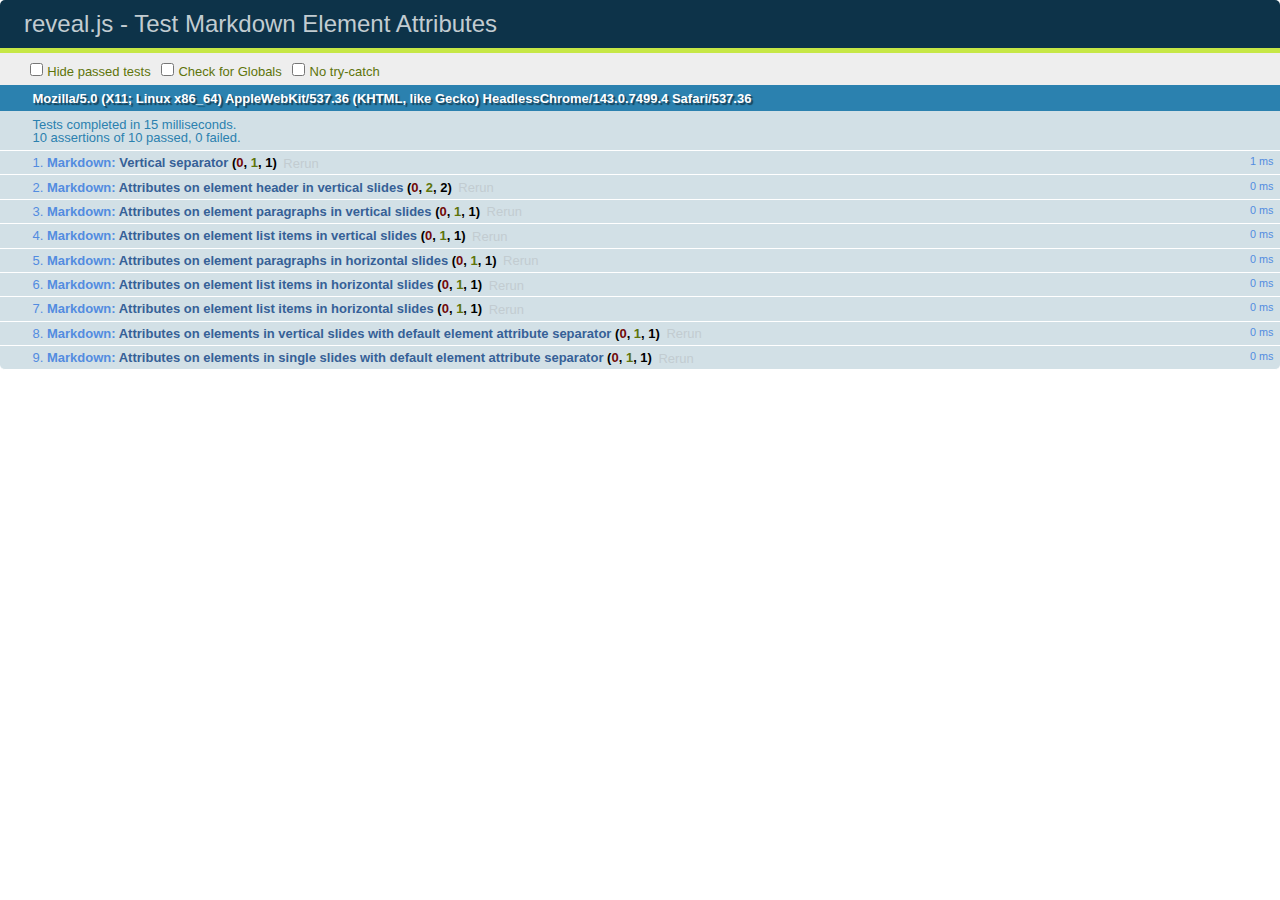
<file: projects/position-slide/test/test-markdown-element-attributes.html>
<!doctype html>
<html lang="en">

	<head>
		<meta charset="utf-8">

		<title>reveal.js - Test Markdown Element Attributes</title>

		<link rel="stylesheet" href="../css/reveal.css">
		<link rel="stylesheet" href="qunit-1.12.0.css">
	</head>

	<body style="overflow: auto;">

		<div id="qunit"></div>
		<div id="qunit-fixture"></div>

		<div class="reveal" style="display: none;">

			<div class="slides">

				<!-- <section data-markdown="example.md" data-separator="^\n\n\n" data-separator-vertical="^\n\n"></section> -->

				<!-- Slides are separated by newline + three dashes + newline, vertical slides identical but two dashes -->
				<section data-markdown data-separator="^\n---\n$" data-separator-vertical="^\n--\n$" data-element-attributes="{_\s*?([^}]+?)}">>
					<script type="text/template">
						## Slide 1.1
						<!-- {_class="fragment fade-out" data-fragment-index="1"} -->

						--

						## Slide 1.2
						<!-- {_class="fragment shrink"} -->

						Paragraph 1
						<!-- {_class="fragment grow"} -->

						Paragraph 2
						<!-- {_class="fragment grow"} -->

						- list item 1 <!-- {_class="fragment grow"} -->
						- list item 2 <!-- {_class="fragment grow"} -->
						- list item 3 <!-- {_class="fragment grow"} -->


						---

						## Slide 2


						Paragraph 1.2  
						multi-line <!-- {_class="fragment highlight-red"} -->

						Paragraph 2.2 <!-- {_class="fragment highlight-red"} -->

						Paragraph 2.3 <!-- {_class="fragment highlight-red"} -->

						Paragraph 2.4 <!-- {_class="fragment highlight-red"} -->

						- list item 1 <!-- {_class="fragment highlight-green"} -->
						- list item 2<!-- {_class="fragment highlight-green"} -->
						- list item 3<!-- {_class="fragment highlight-green"} -->
						- list item 4
						<!-- {_class="fragment highlight-green"} -->
						- list item 5<!-- {_class="fragment highlight-green"} -->

						Test

						![Example Picture](examples/assets/image2.png)
						<!-- {_class="reveal stretch"} -->

					</script>
				</section>



				<section 	data-markdown data-separator="^\n\n\n"
									data-separator-vertical="^\n\n"
									data-separator-notes="^Note:"
									data-charset="utf-8">
					<script type="text/template">
						# Test attributes in Markdown with default separator
						## Slide 1 Def <!-- .element: class="fragment highlight-red" data-fragment-index="1" -->


						## Slide 2 Def
						<!-- .element: class="fragment highlight-red" -->

					</script>
				</section>

				<section data-markdown>
				  <script type="text/template">
					## Hello world
					A paragraph
					<!-- .element: class="fragment highlight-blue" -->
				  </script>
				</section>

				<section data-markdown>
				  <script type="text/template">
					## Hello world

					Multiple  
					Line
					<!-- .element: class="fragment highlight-blue" -->
				  </script>
				</section>

				<section data-markdown>
				  <script type="text/template">
					## Hello world

					Test<!-- .element: class="fragment highlight-blue" -->

					More Test
				  </script>
				</section>


			</div>

		</div>

		<script src="../lib/js/head.min.js"></script>
		<script src="../js/reveal.js"></script>
		<script src="../plugin/markdown/marked.js"></script>
		<script src="../plugin/markdown/markdown.js"></script>
		<script src="qunit-1.12.0.js"></script>

		<script src="test-markdown-element-attributes.js"></script>

	</body>
</html>
</file>
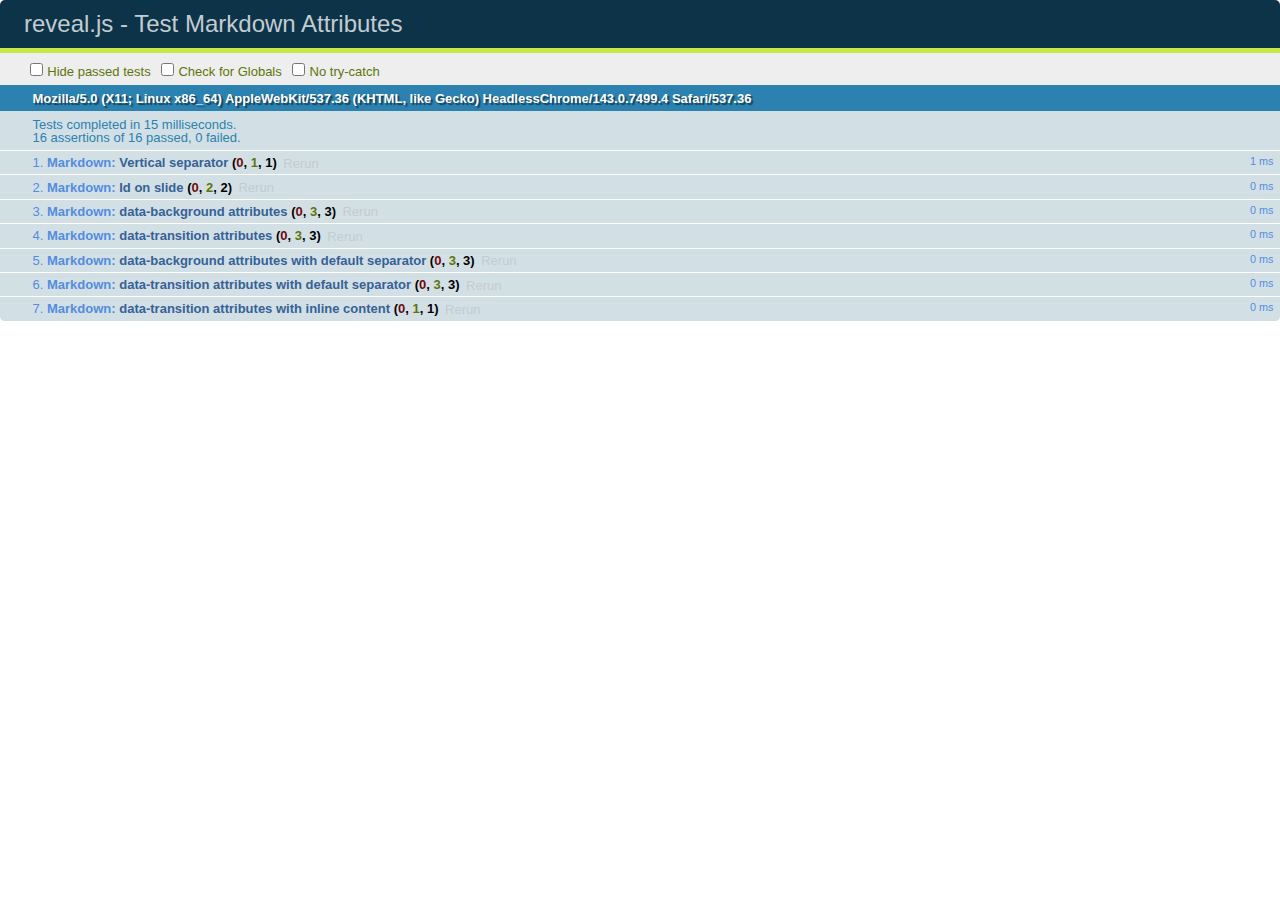
<file: projects/position-slide/test/test-markdown-slide-attributes.html>
<!doctype html>
<html lang="en">

	<head>
		<meta charset="utf-8">

		<title>reveal.js - Test Markdown Attributes</title>

		<link rel="stylesheet" href="../css/reveal.css">
		<link rel="stylesheet" href="qunit-1.12.0.css">
	</head>

	<body style="overflow: auto;">

		<div id="qunit"></div>
		<div id="qunit-fixture"></div>

		<div class="reveal" style="display: none;">

			<div class="slides">

				<!-- <section data-markdown="example.md" data-separator="^\n\n\n" data-separator-vertical="^\n\n"></section> -->

				<!-- Slides are separated by three lines, vertical slides by two lines, attributes are one any line starting with (spaces and) two dashes -->
				<section 	data-markdown data-separator="^\n\n\n"
									data-separator-vertical="^\n\n"
									data-separator-notes="^Note:"
									data-attributes="--\s(.*?)$"
									data-charset="utf-8">
					<script type="text/template">
						# Test attributes in Markdown
						## Slide 1



						## Slide 2
						<!-- -- id="slide2" data-transition="zoom" data-background="#A0C66B" -->


						## Slide 2.1
						<!-- -- data-background="#ff0000" data-transition="fade" -->


						## Slide 2.2
						[Link to Slide2](#/slide2)



						## Slide 3
						<!-- -- data-transition="zoom" data-background="#C6916B" -->



						## Slide 4
					</script>
				</section>

				<section 	data-markdown data-separator="^\n\n\n"
									data-separator-vertical="^\n\n"
									data-separator-notes="^Note:"
									data-charset="utf-8">
					<script type="text/template">
						# Test attributes in Markdown with default separator
						## Slide 1 Def



						## Slide 2 Def
						<!-- .slide: id="slide2def" data-transition="concave" data-background="#A7C66B" -->


						## Slide 2.1 Def
						<!-- .slide: data-background="#f70000" data-transition="page" -->


						## Slide 2.2 Def
						[Link to Slide2](#/slide2def)



						## Slide 3 Def
						<!-- .slide: data-transition="concave" data-background="#C7916B" -->



						## Slide 4
					</script>
				</section>

				<section data-markdown>
					<script type="text/template">
						<!-- .slide: data-background="#ff0000" -->
						## Hello world
					</script>
				</section>

				<section data-markdown>
					<script type="text/template">
						## Hello world
						<!-- .slide: data-background="#ff0000" -->
					</script>
				</section>

				<section data-markdown>
					<script type="text/template">
						## Hello world

						Test
						<!-- .slide: data-background="#ff0000" -->

						More Test
					</script>
				</section>

			</div>

		</div>

		<script src="../lib/js/head.min.js"></script>
		<script src="../js/reveal.js"></script>
		<script src="../plugin/markdown/marked.js"></script>
		<script src="../plugin/markdown/markdown.js"></script>
		<script src="qunit-1.12.0.js"></script>

		<script src="test-markdown-slide-attributes.js"></script>

	</body>
</html>
</file>
<file: stylesheets/github-light.css>
/*
The MIT License (MIT)

Copyright (c) 2016 GitHub, Inc.

Permission is hereby granted, free of charge, to any person obtaining a copy
of this software and associated documentation files (the "Software"), to deal
in the Software without restriction, including without limitation the rights
to use, copy, modify, merge, publish, distribute, sublicense, and/or sell
copies of the Software, and to permit persons to whom the Software is
furnished to do so, subject to the following conditions:

The above copyright notice and this permission notice shall be included in all
copies or substantial portions of the Software.

THE SOFTWARE IS PROVIDED "AS IS", WITHOUT WARRANTY OF ANY KIND, EXPRESS OR
IMPLIED, INCLUDING BUT NOT LIMITED TO THE WARRANTIES OF MERCHANTABILITY,
FITNESS FOR A PARTICULAR PURPOSE AND NONINFRINGEMENT. IN NO EVENT SHALL THE
AUTHORS OR COPYRIGHT HOLDERS BE LIABLE FOR ANY CLAIM, DAMAGES OR OTHER
LIABILITY, WHETHER IN AN ACTION OF CONTRACT, TORT OR OTHERWISE, ARISING FROM,
OUT OF OR IN CONNECTION WITH THE SOFTWARE OR THE USE OR OTHER DEALINGS IN THE
SOFTWARE.

*/

.pl-c /* comment */ {
  color: #969896;
}

.pl-c1 /* constant, variable.other.constant, support, meta.property-name, support.constant, support.variable, meta.module-reference, markup.raw, meta.diff.header */,
.pl-s .pl-v /* string variable */ {
  color: #0086b3;
}

.pl-e /* entity */,
.pl-en /* entity.name */ {
  color: #795da3;
}

.pl-smi /* variable.parameter.function, storage.modifier.package, storage.modifier.import, storage.type.java, variable.other */,
.pl-s .pl-s1 /* string source */ {
  color: #333;
}

.pl-ent /* entity.name.tag */ {
  color: #63a35c;
}

.pl-k /* keyword, storage, storage.type */ {
  color: #a71d5d;
}

.pl-s /* string */,
.pl-pds /* punctuation.definition.string, string.regexp.character-class */,
.pl-s .pl-pse .pl-s1 /* string punctuation.section.embedded source */,
.pl-sr /* string.regexp */,
.pl-sr .pl-cce /* string.regexp constant.character.escape */,
.pl-sr .pl-sre /* string.regexp source.ruby.embedded */,
.pl-sr .pl-sra /* string.regexp string.regexp.arbitrary-repitition */ {
  color: #183691;
}

.pl-v /* variable */ {
  color: #ed6a43;
}

.pl-id /* invalid.deprecated */ {
  color: #b52a1d;
}

.pl-ii /* invalid.illegal */ {
  color: #f8f8f8;
  background-color: #b52a1d;
}

.pl-sr .pl-cce /* string.regexp constant.character.escape */ {
  font-weight: bold;
  color: #63a35c;
}

.pl-ml /* markup.list */ {
  color: #693a17;
}

.pl-mh /* markup.heading */,
.pl-mh .pl-en /* markup.heading entity.name */,
.pl-ms /* meta.separator */ {
  font-weight: bold;
  color: #1d3e81;
}

.pl-mq /* markup.quote */ {
  color: #008080;
}

.pl-mi /* markup.italic */ {
  font-style: italic;
  color: #333;
}

.pl-mb /* markup.bold */ {
  font-weight: bold;
  color: #333;
}

.pl-md /* markup.deleted, meta.diff.header.from-file */ {
  color: #bd2c00;
  background-color: #ffecec;
}

.pl-mi1 /* markup.inserted, meta.diff.header.to-file */ {
  color: #55a532;
  background-color: #eaffea;
}

.pl-mdr /* meta.diff.range */ {
  font-weight: bold;
  color: #795da3;
}

.pl-mo /* meta.output */ {
  color: #1d3e81;
}
</file>
<file: stylesheets/print.css>
html, body, div, span, applet, object, iframe,
h1, h2, h3, h4, h5, h6, p, blockquote, pre,
a, abbr, acronym, address, big, cite, code,
del, dfn, em, img, ins, kbd, q, s, samp,
small, strike, strong, sub, sup, tt, var,
b, u, i, center,
dl, dt, dd, ol, ul, li,
fieldset, form, label, legend,
table, caption, tbody, tfoot, thead, tr, th, td,
article, aside, canvas, details, embed,
figure, figcaption, footer, header, hgroup,
menu, nav, output, ruby, section, summary,
time, mark, audio, video {
  padding: 0;
  margin: 0;
  font: inherit;
  font-size: 100%;
  vertical-align: baseline;
  border: 0;
}
/* HTML5 display-role reset for older browsers */
article, aside, details, figcaption, figure,
footer, header, hgroup, menu, nav, section {
  display: block;
}
body {
  line-height: 1;
}
ol, ul {
  list-style: none;
}
blockquote, q {
  quotes: none;
}
blockquote:before, blockquote:after,
q:before, q:after {
  content: '';
  content: none;
}
table {
  border-spacing: 0;
  border-collapse: collapse;
}
body {
  font-family: 'Helvetica Neue', Helvetica, Arial, serif;
  font-size: 13px;
  line-height: 1.5;
  color: #000;
}

a {
  font-weight: bold;
  color: #d5000d;
}

header {
  padding-top: 35px;
  padding-bottom: 10px;
}

header h1 {
  font-size: 48px;
  font-weight: bold;
  line-height: 1.2;
  color: #303030;
  letter-spacing: -1px;
}

header h2 {
  font-size: 24px;
  font-weight: normal;
  line-height: 1.3;
  color: #aaa;
  letter-spacing: -1px;
}
#downloads {
  display: none;
}
#main_content {
  padding-top: 20px;
}

code, pre {
  margin-bottom: 30px;
  font-family: Monaco, "Bitstream Vera Sans Mono", "Lucida Console", Terminal;
  font-size: 12px;
  color: #222;
}

code {
  padding: 0 3px;
}

pre {
  padding: 20px;
  overflow: auto;
  border: solid 1px #ddd;
}
pre code {
  padding: 0;
}

ul, ol, dl {
  margin-bottom: 20px;
}


/* COMMON STYLES */

table {
  width: 100%;
  border: 1px solid #ebebeb;
}

th {
  font-weight: 500;
}

td {
  font-weight: 300;
  text-align: center;
  border: 1px solid #ebebeb;
}

form {
  padding: 20px;
  background: #f2f2f2;

}


/* GENERAL ELEMENT TYPE STYLES */

h1 {
  font-size: 2.8em;
}

h2 {
  margin-bottom: 8px;
  font-size: 22px;
  font-weight: bold;
  color: #303030;
}

h3 {
  margin-bottom: 8px;
  font-size: 18px;
  font-weight: bold;
  color: #d5000d;
}

h4 {
  font-size: 16px;
  font-weight: bold;
  color: #303030;
}

h5 {
  font-size: 1em;
  color: #303030;
}

h6 {
  font-size: .8em;
  color: #303030;
}

p {
  margin-bottom: 20px;
  font-weight: 300;
}

a {
  text-decoration: none;
}

p a {
  font-weight: 400;
}

blockquote {
  padding: 0 0 0 30px;
  margin-bottom: 20px;
  font-size: 1.6em;
  border-left: 10px solid #e9e9e9;
}

ul li {
  padding-left: 20px;
  list-style-position: inside;
  list-style: disc;
}

ol li {
  padding-left: 3px;
  list-style-position: inside;
  list-style: decimal;
}

dl dd {
  font-style: italic;
  font-weight: 100;
}

footer {
  padding-top: 20px;
  padding-bottom: 30px;
  margin-top: 40px;
  font-size: 13px;
  color: #aaa;
}

footer a {
  color: #666;
}

/* MISC */
.clearfix:after {
  display: block;
  height: 0;
  clear: both;
  visibility: hidden;
  content: '.';
}

.clearfix {display: inline-block;}
* html .clearfix {height: 1%;}
.clearfix {display: block;}
</file>
<file: stylesheets/main.css>
* {margin: 0;padding: 0;}
body {
    background: #efefef;
    padding-bottom: 50px;
}
body,button,a,input {
	font-family:  FZLanTingHei-EL-GBK,"Open Sans","Hiragino Sans GB","Microsoft YaHei","微软雅黑",STHeiti,"WenQuanYi Micro Hei",Dengxian,Arial,SimSun,sans-serif;
    -webkit-font-smoothing:antialiased;
}
button {outline: none;}
a {text-decoration: none;}
.clearfix:after {
      content: " ";
      display: table;
      clear: both;
}
.container {
    width: 1000px;
    margin: 0 auto;
}
.centerzone {
    background: #fff;
    margin-top: 15px;
    border-radius: 10px;
    padding: 20px;
    transition: all .6s ease;
}
.centerzone:hover {
    box-shadow: 10px 10px 5px #ccc;
}
h2 {
  /*text-align: center;*/
  color: darkblue;
  margin-top: 10px;
}
#projects {
  list-style: none;
  line-height: 2em;
/*  -webkit-column-count:1;
  -moz-column-count:1;
  column-count:1;*/
}
</file>
<file: projects/position-slide/css/theme/white.css>
/**
 * White theme for reveal.js. This is the opposite of the 'black' theme.
 *
 * By Hakim El Hattab, http://hakim.se
 */
@import url(../../lib/font/source-sans-pro/source-sans-pro.css);
section.has-dark-background, section.has-dark-background h1, section.has-dark-background h2, section.has-dark-background h3, section.has-dark-background h4, section.has-dark-background h5, section.has-dark-background h6 {
  color: #fff; }

/*********************************************
 * GLOBAL STYLES
 *********************************************/
body {
  background: #fff;
  background-color: #fff; }

.reveal {
  font-family: "Source Sans Pro", Helvetica, sans-serif;
  font-size: 38px;
  font-weight: normal;
  color: #222; }

::selection {
  color: #fff;
  background: #98bdef;
  text-shadow: none; }

.reveal .slides > section,
.reveal .slides > section > section {
  line-height: 1.3;
  font-weight: inherit; }

/*********************************************
 * HEADERS
 *********************************************/
.reveal h1,
.reveal h2,
.reveal h3,
.reveal h4,
.reveal h5,
.reveal h6 {
  margin: 0 0 20px 0;
  color: #222;
  font-family: "Source Sans Pro", Helvetica, sans-serif;
  font-weight: 600;
  line-height: 1.2;
  letter-spacing: normal;
  text-transform: uppercase;
  text-shadow: none;
  word-wrap: break-word; }

.reveal h1 {
  font-size: 2.5em; }

.reveal h2 {
  font-size: 1.6em; }

.reveal h3 {
  font-size: 1.3em; }

.reveal h4 {
  font-size: 1em; }

.reveal h1 {
  text-shadow: none; }

/*********************************************
 * OTHER
 *********************************************/
.reveal p {
  margin: 20px 0;
  line-height: 1.3; }

/* Ensure certain elements are never larger than the slide itself */
.reveal img,
.reveal video,
.reveal iframe {
  max-width: 95%;
  max-height: 95%; }

.reveal strong,
.reveal b {
  font-weight: bold; }

.reveal em {
  font-style: italic; }

.reveal ol,
.reveal dl,
.reveal ul {
  display: inline-block;
  text-align: left;
  margin: 0 0 0 1em; }

.reveal ol {
  list-style-type: decimal; }

.reveal ul {
  list-style-type: disc; }

.reveal ul ul {
  list-style-type: square; }

.reveal ul ul ul {
  list-style-type: circle; }

.reveal ul ul,
.reveal ul ol,
.reveal ol ol,
.reveal ol ul {
  display: block;
  margin-left: 40px; }

.reveal dt {
  font-weight: bold; }

.reveal dd {
  margin-left: 40px; }

.reveal q,
.reveal blockquote {
  quotes: none; }

.reveal blockquote {
  display: block;
  position: relative;
  width: 70%;
  margin: 20px auto;
  padding: 5px;
  font-style: italic;
  background: rgba(255, 255, 255, 0.05);
  box-shadow: 0px 0px 2px rgba(0, 0, 0, 0.2); }

.reveal blockquote p:first-child,
.reveal blockquote p:last-child {
  display: inline-block; }

.reveal q {
  font-style: italic; }

.reveal pre {
  display: block;
  position: relative;
  width: 90%;
  margin: 20px auto;
  text-align: left;
  font-size: 0.55em;
  font-family: monospace;
  line-height: 1.2em;
  word-wrap: break-word;
  box-shadow: 0px 0px 6px rgba(0, 0, 0, 0.3); }

.reveal code {
  font-family: monospace; }

.reveal pre code {
  display: block;
  padding: 5px;
  overflow: auto;
  max-height: 400px;
  word-wrap: normal; }

.reveal table {
  margin: auto;
  border-collapse: collapse;
  border-spacing: 0; }

.reveal table th {
  font-weight: bold; }

.reveal table th,
.reveal table td {
  text-align: left;
  padding: 0.2em 0.5em 0.2em 0.5em;
  border-bottom: 1px solid; }

.reveal table th[align="center"],
.reveal table td[align="center"] {
  text-align: center; }

.reveal table th[align="right"],
.reveal table td[align="right"] {
  text-align: right; }

.reveal table tbody tr:last-child th,
.reveal table tbody tr:last-child td {
  border-bottom: none; }

.reveal sup {
  vertical-align: super; }

.reveal sub {
  vertical-align: sub; }

.reveal small {
  display: inline-block;
  font-size: 0.6em;
  line-height: 1.2em;
  vertical-align: top; }

.reveal small * {
  vertical-align: top; }

/*********************************************
 * LINKS
 *********************************************/
.reveal a {
  color: #2a76dd;
  text-decoration: none;
  -webkit-transition: color .15s ease;
  -moz-transition: color .15s ease;
  transition: color .15s ease; }

.reveal a:hover {
  color: #6ca0e8;
  text-shadow: none;
  border: none; }

.reveal .roll span:after {
  color: #fff;
  background: #1a53a1; }

/*********************************************
 * IMAGES
 *********************************************/
.reveal section img {
  margin: 15px 0px;
  background: rgba(255, 255, 255, 0.12);
  border: 4px solid #222;
  box-shadow: 0 0 10px rgba(0, 0, 0, 0.15); }

.reveal section img.plain {
  border: 0;
  box-shadow: none; }

.reveal a img {
  -webkit-transition: all .15s linear;
  -moz-transition: all .15s linear;
  transition: all .15s linear; }

.reveal a:hover img {
  background: rgba(255, 255, 255, 0.2);
  border-color: #2a76dd;
  box-shadow: 0 0 20px rgba(0, 0, 0, 0.55); }

/*********************************************
 * NAVIGATION CONTROLS
 *********************************************/
.reveal .controls .navigate-left,
.reveal .controls .navigate-left.enabled {
  border-right-color: #2a76dd; }

.reveal .controls .navigate-right,
.reveal .controls .navigate-right.enabled {
  border-left-color: #2a76dd; }

.reveal .controls .navigate-up,
.reveal .controls .navigate-up.enabled {
  border-bottom-color: #2a76dd; }

.reveal .controls .navigate-down,
.reveal .controls .navigate-down.enabled {
  border-top-color: #2a76dd; }

.reveal .controls .navigate-left.enabled:hover {
  border-right-color: #6ca0e8; }

.reveal .controls .navigate-right.enabled:hover {
  border-left-color: #6ca0e8; }

.reveal .controls .navigate-up.enabled:hover {
  border-bottom-color: #6ca0e8; }

.reveal .controls .navigate-down.enabled:hover {
  border-top-color: #6ca0e8; }

/*********************************************
 * PROGRESS BAR
 *********************************************/
.reveal .progress {
  background: rgba(0, 0, 0, 0.2); }

.reveal .progress span {
  background: #2a76dd;
  -webkit-transition: width 800ms cubic-bezier(0.26, 0.86, 0.44, 0.985);
  -moz-transition: width 800ms cubic-bezier(0.26, 0.86, 0.44, 0.985);
  transition: width 800ms cubic-bezier(0.26, 0.86, 0.44, 0.985); }
</file>
<file: projects/position-slide/lib/css/zenburn.css>
/*

Zenburn style from voldmar.ru (c) Vladimir Epifanov <voldmar@voldmar.ru>
based on dark.css by Ivan Sagalaev

*/

.hljs {
  display: block;
  overflow-x: auto;
  padding: 0.5em;
  background: #3f3f3f;
  color: #dcdcdc;
}

.hljs-keyword,
.hljs-selector-tag,
.hljs-tag {
  color: #e3ceab;
}

.hljs-template-tag {
  color: #dcdcdc;
}

.hljs-number {
  color: #8cd0d3;
}

.hljs-variable,
.hljs-template-variable,
.hljs-attribute {
  color: #efdcbc;
}

.hljs-literal {
  color: #efefaf;
}

.hljs-subst {
  color: #8f8f8f;
}

.hljs-title,
.hljs-name,
.hljs-selector-id,
.hljs-selector-class,
.hljs-section,
.hljs-type {
  color: #efef8f;
}

.hljs-symbol,
.hljs-bullet,
.hljs-link {
  color: #dca3a3;
}

.hljs-deletion,
.hljs-string,
.hljs-built_in,
.hljs-builtin-name {
  color: #cc9393;
}

.hljs-addition,
.hljs-comment,
.hljs-quote,
.hljs-meta {
  color: #7f9f7f;
}


.hljs-emphasis {
  font-style: italic;
}

.hljs-strong {
  font-weight: bold;
}
</file>
<file: projects/trycode/css/main.css>
* {
    -webkit-box-sizing: border-box;
    -moz-box-sizing: border-box;
    box-sizing: border-box;
}
body {
    color: #000000;
    margin: 0px;
    font-size: 100%;
    overflow: hidden;
}
button:focus {outline:0;}#run,#run:active {
    border-style: solid !important; 
    border-color: rgb(241, 241, 241) !important; 
    border-width: 2px !important;           
}
#run:hover {
    cursor: no-drop;
}
.container {
    background-color: #f1f1f1;
    width: 100%;
    overflow-x: auto;
    overflow-y: hidden;
    position: absolute;
    top: 100px;
    bottom: 0;
    height: auto;
    min-height: 250px;
    min-width: 550px;
}
.textareacontainer,
.iframecontainer {
    float: left;
    height: 100%;
    width: 50%;
}
.textarea,
.iframe {
    height: 100%;
    width: 100%;
    padding: 15px;
}
.textarea {
    padding-right: 7px;
}
.iframe {
    padding-left: 7px;
}
.headerText {
    width: auto;
    float: left;
    font-family: verdana;
    font-size: 1em;
    line-height: 1.45;
}
.run {
    width: 68px;
    float: right;
    font-size: 15px;
    background-color: #34A7C1;
    color: #ffffff;
    padding: 0 5px;
    line-height: 1.45;
    cursor: pointer;
    font-weight: bold;
}
.textareawrapper {
    width: 100%;
    height: 92%;
    background-color: #ffffff;
    box-shadow: 0 1px 3px rgba(0, 0, 0, 0.12), 0 1px 2px rgba(0, 0, 0, 0.24);
}
.iframewrapper {
    width: 100%;
    height: 92%;
    -webkit-overflow-scrolling: touch;
    background-color: #ffffff;
    box-shadow: 0 1px 3px rgba(0, 0, 0, 0.12), 0 1px 2px rgba(0, 0, 0, 0.24);
}
#textareaCode {
    background-color: #ffffff;
    font-family: consolas, "courier new", monospace;
    font-size: 15px;
    height: 100%;
    width: 100%;
    padding: 8px;
    resize: none;
    border: none;
}
#iframeResult,
#iframeSource {
    background-color: #ffffff;
    height: 100%;
    width: 100%;
}
#framesize {
    float: right;
    margin: 0px 10px 11px 10px;
}
#framesize span {
    font-family: Consolas, monospace;
}
#stackV,
#stackH {
    width: 75px;
    height: 25px;
    text-align: center;
    cursor: pointer;
    float: left;
    margin-bottom:  5px;
    margin-right: 5px;
}
#stackV {
    background-color: #999999;
}
#stackV.horizontal,
#stackV.horizontal {
    background-color: transparent;
}
#stackV.horizontal:hover {
    background-color: #d3d3d3;
}
#stackH,
#stackH {
    background-color: transparent;
}
#stackH:hover {
    background-color: #d3d3d3;
}
#stackH.horizontal {
    background-color: #999999;
}
#textareacontainer.horizontal,
#iframecontainer.horizontal {
    height: 50%;
    float: none;
    width: 100%;
}
#textarea.horizontal {
    height: 100%;
    padding-left: 10px;
    padding-right: 10px;
}
#iframe.horizontal {
    height: 100%;
    padding-right: 10px;
    padding-bottom: 10px;
    padding-left: 10px;
}
#container.horizontal {
    min-height: 200px;
    margin-left: 0;
}
#dragbar {
    position: absolute;
    cursor: col-resize;
    z-index: 3;
    padding: 5px;
}
#shield {
    display: none;
    top: 0;
    left: 0;
    width: 100%;
    position: absolute;
    height: 100%;
    z-index: 4;
}
.switch {
    position: relative;
    margin-right: 5px;
    float: right;
    display: inline-block;
    width: 38px;
    height: 23px;
    bottom: -2px;
}
.switch input {
    display: none;
}
.slider {
    position: absolute;
    cursor: pointer;
    top: 0;
    left: 0;
    right: 0;
    bottom: 0;
    background-color: #ccc;
    -webkit-transition: .4s;
    transition: .4s;
}
.slider:before {
    position: absolute;
    content: "";
    height: 15px;
    width: 15px;
    left: 4px;
    bottom: 4px;
    background-color: white;
    -webkit-transition: .4s;
    transition: .4s;
}
input:checked+.slider {
    background-color: #34A7C1;
}
input:checked+.slider:before {
    -webkit-transform: translateX(12px);
    -ms-transform: translateX(12px);
    transform: translateX(12px);
}
.slider.round {
    border-radius: 34px;
}
.slider.round:before {
    border-radius: 50%;
}
</file>
<file: projects/web-ef/css/index.css>
*{padding:0;margin:0}
#main{
    width:1200px;
}
section:after {
    content: " ";
    display: table;
    clear: both;
}
body{
    font-family: "Arial","Microsoft YaHei";
}
a{
    text-decoration: none;
    color:black;
}
a:hover{
    color:red;
    text-decoration: underline;
}
.tubiao{
    position:absolute;
    top:40%;
    left:40%;
    z-index: 10;
}
.Dtubiao{
    position:absolute;
    top:40%;
    left:40%;
    z-index: 10;
}
#main:after{
    content:'';display: block;clear: both;
}
#content{
    width: 1200px;
    margin:0 auto;
}
#content:after{
    content:'';display: block;clear: both;
}
/*¶¥²¿µ¼º½*/
#top{
    width:1200px;
    margin:0 auto;
    position:relative;
    height: 120px;
}
#top div{
    position: absolute;
    right: 0;
    top:0;
}

#top span{
    display: inline-block;
    border-right:1px solid #ccc;
    height:30px;
    padding:5px;
}
#top div img{
    padding: 0 5px;
    position: relative;
    top:-7px;
}
#top div p{
    display: inline-block;
    position: relative;
    top:-7px;
    font-weight: bold;
}
#top p img{
    position: relative;
    top:0px;
}
#top input{
    position: relative;
    top:-7px;
}
#top p:hover{
    color:red;
}
/*¶¥²¿µ¼º½Íê*/
/*²Ëµ¥*/
#menu{
    width: 1200px;
    padding:10px 0;
}
#menu a:hover{
    text-decoration: none;
}
#menu span{
    padding-right: 39px;
    font-weight:bold;
}
#menu span:hover{
    color:red;
}
#menu span:last-child{
    padding-right:0;
}
#menu span:first-child{
    padding-left:5px;
}
.wxbanner {
    width:1200px;
    height: 482px;
    margin: 0 auto;
}
.wxchildDiv {	width:50%;	height: 50%;	float: left;}

.wxchildDiv > div {
    position: relative;
    width:600px; height:241px; background-image:url("../img/banner_1.jpg"); background-repeat:no-repeat;
}
.wxrightup {background-position: top right;}
.wxleftdown {background-position: bottom left;}
.wxrightdown {background-position: bottom right;}

.lBtn {position: absolute;top:338px;left:60px;}
.rBtn {position: absolute;top:338px;right:60px;}
.wxcosTop{position: absolute;width:1200px;height: 482px;}
.clearfixTop{clear:both;margin-top:550px;}

#guozhi{
    position: relative;
    margin-top: 70px;
    border-top:10px solid black;
}
.guozhi1{
    margin:30px 0;
}
.guozhi1 p{
    font-size: 12px;
    color:#999999;
    display: inline-block;
    padding:0 10px;
}
.guozhi1 a{
    color:#999999;
}
.guozhi1 a:hover{
    color:red;
}
.guozhi1 img{
    position: relative;
    top:5px;
}
.guozhi1 p:first-child{
    font-size: 30px;
    color:black;
    padding:0;
}
.guozhi1 p:first-child span{
    font-weight: bold;
}
.guozhi1 p:nth-child(2){
    margin-left:430px;
}
.guozhi2{
    display: inline-block;
    position:relative;
}
#guozhi2>span{
    display: none;
}
#guozhi2 .guozhi2-1{
    display: block;
}
#guozhi2-1 img:nth-child(2),#guozhi2-2 img:nth-child(2),#guozhi2-3 img:nth-child(2){
    position: absolute;
    top:0;
    margin:0 20px 20px 20px;
}
#guozhi2-1 img:nth-child(3),#guozhi2-2 img:nth-child(3),#guozhi2-3 img:nth-child(3){
    position: absolute;
    top:266px;
    margin:0 20px;
}
.guozhi2 p{
    margin:15px 0;
}
#guozhi2-1 img:nth-child(4),#guozhi2-2 img:nth-child(4),#guozhi2-3 img:nth-child(4){
    position: absolute;
    left: 537px;
}
.guozhi2 p span{
    display:inline-block;
    border:1px solid #707070;
    width:289px;
}
.guozhi2 input{
    padding:5px 6px;
    margin:0 10px;
    background-color:white;
    color:black;
    border:1px solid #707070;
    border-radius: 5%;
}
.guozhi2 #input1 {
    background-color: black;
    color:white;
}
.imgGuozhi{
    float:right;
    padding-left: 20px;
    padding-bottom: 3px;
    border-bottom:5px double #707070 ;
}
.wxbtop{
    position: absolute;
    bottom: 90px;
    right: 0;
    width: 271px;
    border: 1px solid black;

}
.wxdiv1 {
    border-left: 5px double #707070;
    width: 290px;
    height: 443px;
    position: absolute;
    right:-20px;
    top:140px;
    overflow: hidden; 
}
.wxdiv1 .wxdiv2{ width: 265px;
                 position: absolute;
                 top: 0;
                 left: 5px;
                 overflow: hidden;
                 border-right:1px dotted black;


}
.wxdiv1 .wxdiv3{ width: 15px; position: absolute; top: 0; right:1px; background: #000;}
.wxdiv1 img{
    background: white;
    position: relative;
    top:-20px;
    left:20px;
    padding-right: 20px;
}
.wxdiv2 img{display: block;position: relative;left:0;margin:50px 0;}
/*¹úÖ°ÐÂÃæ¿×Íê*/
/*±±·þÐÂÃæ¿×*/
#beifu{
    margin-top:70px;
    position: relative;
    height:750px;
}
.beifu1{
    border-top: 10px solid black;
    width: 876px;
    font-size: 30px;
    padding:25px 0;
}
.beifu1 span{
    font-weight: bold;
}
.beifu2{
    float:left;
    display: inline-block;
    margin-right:50px;
}
.beifu3{
    overflow: hidden;
    width:755px;
    display:inline-block;
    position: relative;
}
.bfcon{
    position: relative;
    width: 2300px;
    left:-760px;
}
.beifu3 p{
    overflow: hidden;
    display:inline-block;
    width: 337px;
    font-size:14px;
    position: relative;
}
.beifu3 p:nth-child(2){
    float:right;
}
.beifu3 p:last-child{
    float:right;
}
.bf1,.bf2,.bf3{width:755px;display:inline-block;position: relative;}
.bfleft{
    position: absolute;
    top:309px;
    left:15px;
}
.bfright{
    position: absolute;
    top:309px;
    right:15px;
}
.bfcon .beifu3-1 span{
    color:black;
    font-weight: bold;
}
.Gtubiao{
    position: absolute;
    top:30%;
    left:40%;
}
.beifu3 div p:nth-child(3){
    width: 760px;
    padding:20px 0;
    text-align:center;
    font-size: 18px;
    color:#8a8a8a;
}
.beifu3 p span{
    display:inline-block;
    color: #8a8a8a;
    padding:5px 0;
    border-bottom:1px #8a8a8a dotted;
    font-size:18px;
    margin-bottom:5px;
}
.beifu3-1{
    text-align: center;
    margin:40px auto;
    border-bottom:1px solid #8a8a8a;
    height:20px;
    line-height:40px;
    width: 600px;
}
.beifu3-1 span{
    display:inline-block;
    padding:0 10px;
    color:#8a8a8a;
    background:white;
}
.beifu4{
    display: inline-block;
    position: absolute;
    top:0;
    right: 0;
}
.beifu4-1 p{
    border-left:3px solid black;
    border-right:3px solid black;
    border-bottom:1px solid black;
    height:40px;
    line-height: 40px;
    font-size: 14px;
    text-indent:2em;
    background: url("img/beifu_right_2.png") no-repeat 270px;
}
.beifu4-1{
    position: relative;
    top:-4px;
}
.beifu4-2{
    position: relative;
    top:-5px;
    background: #000;
    height: 100px;
}
.beifu4-2 > div {
    overflow: hidden;
    height: 99px;
    float: left;
    width: 99px;
}
.beifu4-2 img{
    display: block;
    padding: 25px 0px 0px 40px;
}
.beifu4-2 span{
    display: block;
    margin-top:10px;
    margin-left: 22px;
    color:white;
    font-size: small;
}
/*±±·þÐÂÃæ¿×Íê*/
/*Â¬Ë÷ÐÂÃæ¿×*/
#lusuo{
     margin-top: 70px;
     position: relative;
 }
.lusuo1{
    border-top:10px solid black;
    width:870px;
    padding:30px 0;
}
.lusuo1 p{
    font-size: 12px;
    color:#999999;
    display: inline-block;
    padding:0 10px;
}
.lusuo1 img{
    position: relative;
    top:5px;
}
.lusuo1 p:first-child{
    font-size: 30px;
    color:black;
    padding:0;
}
.lusuo1 p:first-child span{
    font-weight: bold;
}
.lusuo1 p:nth-child(2){
    margin-left:406px;
}
.lusuo2 img:first-child{
    padding-bottom:20px;
}
.lusuo2 span:last-child{
    margin-left:38px;
}
.lusuo2{
    display:inline;
    position: relative;
}
.lusuo2 .tubiao{
    position: absolute;
    top:-170px;
}
.tubiao1{
     position: absolute;
     top:-450px;
     left:50px;
 }
#lusuo2{
    display: none;
    position: absolute;
    top:180px;
    left:78px;
    color:white;
    background:rgba(0,0,0,0.4);
    font-size:14px;
    padding:30px;
}
#lusuo2 p{
    padding:4px 0;
}
.lusuo3{
    position: absolute;
    top:0;
    right:0;
    width: 300px;
    font-size: 14px;
    border: 4px black double;
}

.lusuo3-1 img{
    padding:20px 35px;

}
.lusuo3-1{
    border-bottom:1px #8A8A8A solid;
}
.lusuo3-2 span{
    display: inline-block;
    font-weight: bold;
    padding:5px  11px;
    border-left:1px #8A8A8A solid;
}
.lusuo3-2 span:first-child{
    border:none;
}
.lusuo3-2{
    border-top:1px #8A8A8A solid;
    border-bottom:1px #8A8A8A solid;
    margin-top:2px;
}
.lusuo3-2 span:first-child{
    background:green;
    color:white;
}
.lusuo3-3{
    position: relative;
    padding:39px 30px;
    border: 1px solid #8A8A8A;
}
.lusuo3-3 p{
    width:120px;
    padding-left: 20px;
    display: inline-block;
    position: absolute;
    top: 39px;
    color:#8A8A8A;
    font-size: 14px;
}
.lusuo3-3 span{
    font-weight: bold;
    display: inline-block;
    padding:0 0 10px ;
    color:black;
    font-size: 16px;
}
.lusuo3-3 {background-color:pink;}
.lusuo3-2 span:hover{
    cursor: pointer;
}
#AFIA{
    /*position: relative;*/
    margin-top: 70px;
    padding: 0 20px;
    border-top:10px solid black;
}
#AFIA>p:first-child{
    margin:30px 0;
    font-size: 30px;
}
#AFIA>p:first-child span{
    font-weight: bold;
}
.AFIA1 P:first-child{
    font-weight: bold;
}
.AFIA1 P:first-child span{
    padding:0 10px;
}
.AFIA1{
    position:relative;
}
.AFIA1 P:last-child{
    position:absolute;
    right:0;
    top:0px;
}
.AFIA1 p >img{
    position: relative;
    top:5px;
    padding:0 10px;
}
.AFIA2{
    margin-top: 20px;
}
.AFIA2 span:first-child{
    float: left;
}
.AFIA2 span:nth-child(2){
    float: right;
}
.AFIA2 span:last-child{
    float: right;
    margin-top: 15px;
}
.AFIA2:after{
    content:'';clear:both;display:block;
}
.AFIA2 span{
    position:relative;
}
.AFIA2-1{
    width:590px;
    display: inline-block;
    margin-top: 15px;
}
 #tubiao{
    position:absolute;
    top:40%;
     left:40%;
     z-index:10;
}
.AFIA2-1 span:first-child{
    float: left;
}
.AFIA2-1 span:nth-child(2){
    float: right;
}
.AFIA2-1 span:nth-child(3){
    margin-top:10px;
}
.AFIA2-1 span:last-child{
    position: relative;
    top:-5px;
}
.container{
     position:relative;
     float:left;
     overflow: hidden;
 }
.mask{
    width:100%;
    height:100%;
    background:#000;
    position: absolute;
    display: none;
    opacity:0.5;
}
.AFIA2-1:after{
    content:'';clear:both;display:block;
}
#xinmiank{
    position: relative;
    margin-top: 70px;
    border-top:10px solid black;
}
.xinmiank1{
    margin:30px 0;
    font-size: 30px;
}
.xinmiank1 span{
    font-weight: bold;
}
.xinmiank2{
    border:1px solid black;
    border-left:none;
    border-right:none;
    height:50px;
    line-height: 50px;
    position:relative;
}
.xinmiank2 img{
    padding:0 10px;
    position: relative;
    top:5px;
}
.xinmiank2 p{
    float: right;
}
.xinmiank2 p span{
    display: inline-block;
    padding:0 70px;
    border-left: 1px solid black;
    text-align: center;
    background: url("img/peixun_4.jpg") no-repeat 150px;
    width: 64px;
    height:50px;
}
.xinmiank2-1{
    width:203px;
    list-style:none;
    outline:0.5px solid black;
    position:absolute;
    top:51px;
    right:1px;
    display: none;
    z-index: 999999999;
}
.xinmiank2-1 li{
     outline: 1px solid #8a8a8a;
     background:rgba(0,0,0,0.4);
     text-indent:1em;
     color:#FFFE60;
 }
.xinmiank2-4{
    width:203px;
    list-style:none;
    outline:0.5px solid black;
    position:absolute;
    top:51px;
    right:206px;
    display: none;
    z-index: 999999999;
}
.xinmiank2-4 li{
    outline: 1px solid #8a8a8a;
    background:rgba(0,0,0,0.4);
    text-indent:1em;
    color:#E29F4D;
}
.xinmiank3 p{
    display: inline-block;
    text-align: center;
    padding:10px 32px;
}
.xinmiank3{
    position: relative;
}
.xinmiank3 p span{
    display: inline-block;
    font-weight: bold;
    padding:10px;
}
.xinmiank3-1{
    position: absolute;
    top:440px;
    left: -30px;
}
.xinmiank3-2{
    position: absolute;
    top:440px;
    right: -30px;
}
.xinmiank4{
    margin-top:20px;
}
.xinmiank5{
    width:100%;
}
.xinmiank5 input{
    position:absolute;
    bottom:5px;
    left:100px;
    z-index: -1;
    width: 100px;
    height:30px;
    background: #8A8A8A;
    color:white;
    border:none;
    transition:all 0.5s ease;
}
.xinmiank5:after{
    content:'';
    display:block;
    clear:both;
}
.xinmiank5 p{
    position:relative;
    overflow:hidden;
    width:299px;
    height:196px;
    float:left;
    margin:30px 50px;
    border:1px solid #cccccc;
    text-align: center;
}
.xinmiank5 p:last-child{
    margin-right:0;
}
.xinmiank5 p:hover img{
    width:60%;
    height:60%;
    left:20%;
    top: 20%;
}
.xinmiank5 p:hover input{
    z-index: 10;
}
.xinmiank5 input:hover{
    background:#9E82CC;
    color:black;
    font-weight: bold;
}
.xinmiank5 p img{
    position:absolute;
    width:100%;
    height:100%;
    left:0;
    top:0;
    transition:all .5s ease;
}

.xinmiank8{
    text-align:center;
    margin:10px 0;
    color:#8A8A8A;
    font-weight:bold;
}
.xinmiank8 span:nth-child(2){
    margin:0 240px;
}
.xinmiank6{
    position: relative;
    height: 80px;
    border-bottom: 1px solid black;
}
.xinmiank6 img{
    padding: 30px 0;
}
.xinmiank6 p:first-child span{
    position: absolute;
    top:35px;
    left: 150px;
    font-weight: bold;
}
.xinmiank6 p:last-child{
    position: absolute;
    right: 50px;
    top:20px;
    font-size:13px ;
    font-weight: bold;
}
.xinmiank6 p:nth-child(2){
    position: absolute;
    right: 50px;
    top:50px;
    font-size:13px ;
    font-weight: bold;
}
.xinmiank6 p span{
    padding:0 10px;
}
.xinmiank7{
    font-size:0;
}
.xinmiank7 li{
    display:inline-block;
    list-style: none;
    margin-right:10.5px;
    width:191px;
    height:265px;
    overflow: hidden;
    position:relative;
}
.xinmiank7 li img{
    width:100%;
    height:100%;
    position:absolute;
    top:0;
    left:0;
    transition:all 0.5s ease;
}
.xinmiank7 li:hover img{
    width:120%;
    height:120%;
    top:-10%;
    left:-10%;
}
.xinmiank7 li:last-child{
    margin-right:0px;
}
.xinmianOH{
    overflow: hidden;
    position: relative;
    width: 1200px;
    height: 612px;
}
.xinmianconlist{
    position: relative;
    width: 6000px;
    left:-1800px;
}
.xinmiancon{
    left:1800px;
    position: absolute;
    display: inline-block;

}
/*ÐÂÃæ¿×ÃûÄ£ÅàÑµÍê*/
/*·þ×°Éè¼ÆÓë±íÑÝ×¨Òµ*/
#fuzhuang{
    position: relative;
    margin-top: 70px;
    border-top:10px solid black;
    font-weight: bold;
}
.fuzhuang1{
    margin:30px 0;
}
.fuzhuang1 span{
    font-size: 30px;
}
.fuzhuang2{
    position: absolute;
    right: 0;
    top:40px;
}
.fuzhuang2 img{
    position: relative;
    top:5px;
}
/*ÐÞ¸ÄÇøÓò*/
.fuzhuang3 {
    display: inline-block;
    width:420px;
    height: 600px;
    text-align: center;
    display: inline-block;
    padding-right:15px;
}

.overHide {position: relative;overflow: hidden;height: 540px;top:24px;}   /*¹ö¶¯¿ÉÊÓÇøÓò*/
.con_list_left,.con_list_right {position:relative;top:-560px;}         /*¹ö¶¯µÄ²¿·Ö*/
.wxcosPos {position: relative;height: 260px; margin: 0px 0px 20px 0px;}     /*°üº¬Ò»Í¼Ïñ£¬Ò»ÃÉ°åÒ»¶ÎÂä*/
.wxcosPos img {position:static;display:block;}
.wxupImg {position: relative;}
.wxcoslimgMB {                    /*ÃÉ°åÑùÊ½ ¸ù¾ÝwxcosPos¶¨Î»  */
    display: none;
    position: absolute;
    text-align: center;
    background-color: rgba(0,0,0,0.5);
    width:100%;
    height:30%;
    bottom: 0;     /*ÈÃÃÉ°åÔÚµ×²¿³öÏÖ*/
    z-index: 0;
}
.wxcosPos > p {
    display: none;
    position: absolute;
    font-weight:bold;
    color:white;
    z-index: 1;
    bottom:45px;
    left:40%;
    background-image: url(images/小图标_03.png);
    background-repeat:no-repeat;
    padding-right: 15px;
    background-position:69px 0px;
}


.wxcosld,.wxcosrd {
    display: block;
    float: left;
    margin-left:200px;
    margin-top: 40px;
}

.fuzhuang4{
    margin-top: 39px;
    display: inline-block;
    margin-left: 100px;
}

.accordion-toggle {
    display: block;
    border: 1px solid black;
    cursor: pointer;
    padding: 18px 10px;
    overflow: hidden;
    width: 278px;
    font-size: small;
    font-weight: bold;
}
.accordion-toggle img{margin: 8px 40px 3px 10px;}
.accordion-content {display: none;}
.accordion-content.default {display: block;}
/*·þ×°Éè¼ÆÓë±íÑÝ×¨ÒµÍê*/
/*ÐÇÃÀÐÂÃæ¿×*/
#xingmei{
    margin-top: 70px;
    position: relative;
}
.xingmei1 p:first-child{
    border-top:10px solid black;
    padding:30px 0 10px 0;
    font-size: 30px;

}
.xingmei1{
    width:870px;
}
.xingmei1:after{
    content:'';display:block;clear:both;
}
.xingmei1 p:first-child span{
    font-weight:bold;
}
.xingmei1 p:nth-child(2){
    font-size: 14px;
    color:#8A8A8A;
}
.xingmei1 p:last-child{
    float:right;
}
.xingmei2 .wxwapper{ 
    overflow: hidden;
    position: relative;
    margin-right: 20px;    
    float: left;
    text-align:center;
    font-size: 14px;
    color:#8A8A8A;
/*    transition: all 1000ms cubic-bezier(0.005, 1.650, 1.000, -0.600);
    transition-timing-function: cubic-bezier(0.005, 1.650, 1.000, -0.600);*/
}
.xingmei2 p{
    position: relative;    
    display: inline-block;
    text-align:center;
    font-size: 14px;
    color:#8A8A8A;
    
}
.wxshowoff {

    width: 50px;
    height: 300px;
    position: absolute;
    bottom: 0px;
    left:-101px;
    z-index: 0;
    /*transition: 1s;*/
    transform: rotate(25deg);
    background: -webkit-linear-gradient(0deg, rgba(255, 255, 255, 0)50%, rgba(255, 255, 255, 0.7)100%);
}

.xingmei2 p:nth-child(2){
    padding:0 12px;
}
.xingmei2 img{
}
.xingmei2{
    padding-top: 20px;
}
.xingmei2 .vIcon{
    position: absolute;
    left:122px;
    top:85px;
}
.xingmei3{
    width:870px;
}
.xingmei3 img{
    padding: 20px 0;
    float: right;
}
.xingmei3:after{
    content:'';display:block;clear:both;
}
.xingmei4{
    text-align: center;
    width: 300px;
    border-left: 1px solid black;
    border-right: 1px solid black;
    border-bottom: 5px solid black;
    position: absolute;
    top:0;
    right:0;
}
.xingmei4-1 p{
    display: inline-block;
    padding-top: 20px;
}
.xingmei4-1 span{
    display: inline-block;
    color:white;
    padding:10px 0 20px 0;
    font-size: 14px;
}
.xingmei4-1{
    background: black;
    text-align: center;
}
.xingmei4-1 img{
    padding:0 20px;
}
.xingmei4-2{      
    padding-top:30px;
    font-size: 14px;
    color: #8A8A8A;
}
.imgOH,.imgOHxm {
    position: relative;
    overflow: hidden;
    width: 226px;
    height: 171px;
    left:35px;
    z-index: 99;
}
.imgOH img,.imgOHxm img {
    left:0;
    position: absolute;
    z-index: -1;
}
.xingmei4-2 span{
    display:inline-block;
    padding:10px;
    font-weight: bold;
    color:black;
}
.xingmei4-3{
    width: 226px;
    border-top: 1px solid black;
    margin: 10px auto;
    padding-bottom: 28px;
}
.xingmei4-4 button{
    background: white;
    padding: 10px 20px;
    border:1px solid black;
    margin:10px 20px;
    font-weight: bold;
}
.xingmei4-4 button:hover {
    color:red;
}
/*ÐÇÃÀÐÂÃæ¿×Íê*/
/*»ªÒêÐÂÃæ¿×*/
#huayi{
    margin-top: 70px;
    position: relative;
}
#huayi>p:first-child{
    width:870px;
    border-top:10px solid black;
    padding:30px 0 10px 0;
    font-size: 30px;
}
#huayi>p:first-child span{
    font-weight:bold;
}
#huayi>p:nth-child(2) span:first-child{
    padding-right:20px;
}
#huayi>p:nth-child(2){
    font-weight:bold;
    padding:10px 0 10px 723px;
}
.huayi1{position: relative;}
.wxborder1{
    position: absolute;
    width: 75px;
    height: 10px;
    border-left: 2px white solid;
    border-top:2px white solid ;
    right: 480px;
    top: 46px;
}
.wxborder2{
    position: absolute;
    width: 75px;
    height: 10px;
    border-right: 2px white solid;
    border-top:2px white solid ;
    right: 360px;
    top: 46px;
}
.wxborder3{
    position: absolute;
    width: 75px;
    height: 10px;
    border-left: 2px white solid;
    border-bottom:2px white solid ;
    right: 480px;
    bottom: 79px;
}
.wxborder4{
    position: absolute;
    width: 75px;
    height: 10px;
    border-right: 2px white solid;
    border-bottom:2px white solid ;
    right: 360px;
    bottom: 79px;
}
.overHideHY{
    overflow: hidden;
    height: 396px;
    position: absolute;
    right:360px;
    top:70px;
}
.overHideUp { position: absolute; right:446px;top:40px;}
.overHideDown {  position: absolute; right:444px;bottom:75px;}
.roll_list li{
    height: 96px;
    width: 100%;
    margin-bottom:4px;
}
.roll_list {
    position: relative;
    top:-100px;
}



.huayi2{
    border-left: 1px solid black;
    border-right: 1px solid black;
    border-bottom: 5px solid black;
    text-align: center;
    width: 300px;
    position: absolute;
    top:0;
    right:0;
}
.huayi2-1 p{
    display: inline-block;
    padding-top: 20px;
}
.huayi2-1 span{
    display: inline-block;
    color:white;
    padding:10px 0 20px 0;
    font-size: 14px;
}
.huayi2-1{
    background: black;
    text-align: center;
}
.huayi2-1 img{
    padding:0 20px;
}
.huayi2-2{
    padding-top:30px;
    font-size: 14px;
    color: #8A8A8A;
    margin:0 auto;
}
.huayi2-2 span{
    display:inline-block;
    padding:10px;
    font-weight: bold;
    color:black;
}
.huayi2-4 span{
    display:inline-block;
    margin: 8px 15px;
    font-weight: bold;
    color: #8A8A8A;
    padding-bottom: 3px;
    border-bottom:1px #8A8A8A dotted;
}
.huayi2-4 span:hover{
    color:red;
}
.huayi2-4 p:last-child{
    padding-bottom: 25px;
}
.huayi2-4 p:first-child{
    padding-top: 10px;
}

/*»ªÒêÐÂÃæ¿×Íê*/
/*ÄÐÄ£´óÈü*/
#nanmo{
    margin-top: 70px;
    position: relative;
}
.nanmo1{
    width:870px;
    border-top:10px solid black;
    padding:30px 0 10px 0;
    font-size: 30px;
}
.nanmo1 span{
    font-weight:bold;
}
.nanmo2 div{
    display: inline-block;
}
.nanmo2-2{
    overflow: hidden;
    position:relative;
    margin-left: 10px;
    width:260px;
    height:517px;
}
.nanmo2-2 img{
    width:260px;
    height:517px;
}
.nanmoSwitch2{opacity:0;}
.nanmoWrap{position: relative;}
.nanmoSwitch1,.nanmoSwitch2{position: absolute;}
.nanmoWrap img{top:-20px;}

.nanmo2-2 p{
    width: 240px;
    padding:10px 0;
    background: white;
    position:absolute;
    bottom:0;
    text-align: center;
    left:10px;
    font-weight: bold;
}
.nanmo3{
    border: 1px solid black;
    text-align: center;
    width: 300px;
    position: absolute;
    top:0;
    right:0;
}
.nanmo3-1 p{
    display: inline-block;
    padding-top: 20px;
}
.nanmo3-1 span{
    display: inline-block;
    color:white;
    padding:10px 0 20px 0;
    font-size: 14px;
}
.nanmo3-1{
    background: black;
    text-align: center;
}
.nanmo3-1 img{
    padding:0 20px;
}
.nanmo3-2{
    padding-top:10px;
    font-size: 14px;
    color: #8A8A8A;
}
.nanmo3-2 span{
    display:inline-block;
    padding:5px 10px;
    font-weight: bold;
    color:black;
}
.nanmo3-4 span{
    display:inline-block;
    margin: 5px 25px;
    font-weight: bold;
    color: #8A8A8A;
    padding-bottom: 3px;
    border-bottom:1px #8A8A8A dotted;
}
.nanmo3-4 span:hover{
    color:red;
}
.nanmo3-4 p:last-child{
    padding-bottom: 15px;
}
.nanmo3-4 p:first-child{
    padding-top: 10px;
}
/*ÄÐÄ£´óÈüÍê*/
/*×ÊÑ¶*/
#zixun{
    width: 1200px;
    margin-top: 70px;
}
.zixun1{
    border-top:10px solid black;
    padding:30px 0 10px 0;
    font-weight:bold;
    font-size: 30px;
}
.zixun2 ul:after{
    content:'';display: block;clear:both;
}
.zixun2 ul{
    font-size:0;
    width:100%;
}
.zixun2 ul li{
    position:relative;
    list-style: none;
    width:148px;
    height:258px;
    float:left;
    font-size:14px;
    color:white;
    cursor:pointer;
    overflow:hidden;
    margin:0 0 2px 1px;
}
.zixun2 img,.zixun2 .div{
    width:100%;
    height:100%;
    position:absolute;
    top:0;
}
.zixun2 ul li .div{
    top:-100%;
    z-index: 9;
    background:rgba(0,0,0,0.4);
    transition:all .5s ease;
}
.zixun2 ul li p{
    z-index: 9;
    position:absolute;
    bottom:10px;
    text-indent:2em;
}
.zixun2 img{
    z-index: 10;
}
.zixun2 li:hover p{
    z-index: 12;
}
.zixun2 li:hover .div{
    z-index: 12;
    top:0;
}
/*×ÊÑ¶Íê*/
/*ÂÛÌ³¡¢ÎÊ°É*/
#luntan{
    position: relative;
    margin-top: 70px;

}
.bbstoggle{
    position: absolute;
    top:140px;
    left:30px;
    z-index: 99;
}
.luntan3{
    outline:1px solid black;
}
.luntan1{
    width:1200px;
    border-top:10px solid black;
    padding:30px 0 10px 0;
    font-size: 30px;
    font-weight:bold;
}
.luntan2{
    padding:60px 0;
    font-size: 30px;
    font-weight: bold;
    width: 1200px;
    text-align: center;
    position: relative;
    left:0;
    top: 0;
}
.luntan2 p{
    width: 800px;
    border-bottom:1px solid #8A8A8A;
    height:20px;
    line-height:40px;
    margin:0 auto;
}
.luntan2>p>span{
    text-align: center;
    display:inline-block;
    padding:0 10px;
    background: white;
}
.luntan4 ul{
    color:#8A8A8A;
    display:inline-block;
    margin-left: 120px;
}
.luntan4 ul li{
    padding:5px 0;
}
.luntan4 img{
    padding-left: 50px;
}
.luntan4{
    height:290px;
    padding-bottom:50px;
}
.luntan6{
    height:290px;
}
.luntan6 p{
    text-align:center;
}
.luntan5{
    width: 1000px;
    text-align: center;
    border-top:1px solid #ccc;
    margin:0 auto;
    padding:10px 0;
}
.luntan5 span{
    display: inline-block;
    padding:20px 30px;
}
/*ÂÛÌ³¡¢ÎÊ°ÉÍê*/
/*µ×²¿µ¼º½*/
#dibu{
    margin-top: 150px;
    width: 100%;
    background: black;
    color:white;
}
.dibu1{
    margin:0 auto;
    width: 1200px;
    border-bottom: 1px solid #8A8A8A;
    padding:80px 0 150px 0;
    position:relative;
}
.dibu2{
    position:absolute;
    top:80px;
    left:170px;
    font-size:13px;
}
.dibu2 p:nth-child(2){
    padding:20px 0;
}
.dibu2 span{
    display:inline-block;
    padding-right:50px;
    font-size:20px;
    font-weight:bold;
}
.dibu2-1{
    position:absolute;
    top:80px;
    left:300px;
    font-size:13px;
}
.dibu2-1 img{
    position:relative;
    top:8px;
}
.dibu3,.dibu4,.dibu5{
    text-align: center;
    color:#8A8A8A;
    font-size:14px;
}
.dibu3{
    padding:20px 0 50px 0;
}
.dibu3 span{
    display:inline-block;
    padding:0 10px;
}
.dibu5{
    padding:15px 0 100px 0;
}
/*µ×²¿µ¼º½Íê*/
#xuanfu{position:absolute;right:-120px;top:150px;}
#xuanfu li{
    font-size: small;
    list-style-type:none;
    margin:20px 0;
    color:#8A8A8A;
}
#xuanfu li a{
    color:#8A8A8A;
}
#xuanfu li a:hover{
    text-decoration:none;
    color:red;
}
/*Ìí¼Ó*/
.luntan3{
    position: absolute;
}
#luntan{
    position: relative;
    width: 1200px;
    height:600px;
}
.luntan6{
    outline:1px solid black;
    display: none;
    position:absolute;
    height: 570px;
}
.luntan6 ul li{
    list-style-type: none;
}
.luntan6 .bbsitem{
    float: left;
    margin-left: 95px;
    margin-top: 20px;
}
.bbsitem span{
    color: black;
    font-weight:bold;
    display: block;
    margin-left: 60px;
    margin-bottom: 10px;
}
h2 {
    text-align: center;
    margin-bottom: 10px;
}
</file>
<file: projects/cssmenu/css/menu.css>
/*content start*/
.we-con{
    padding-top: 100px;
}
.h-title{
    animation: moveTitle 2s .8s cubic-bezier(0.84, -0.15, 0, 1.69) both;
    
}
.slider {
    padding: 50px 0;
}
.slider .col-lg-2 {
    padding: 0;
    text-align: center;
    background: #1760be;
    padding-top: 40px;
    box-sizing: content-box;
}
.col-lg-2:hover >div span {
    padding: 30px;
    animation-play-state:paused;
}
/*type start*/
.slider>div:nth-child(1) {
    background: #ff5858;
    animation: moveStart1 1s both;
}
.slider>div:nth-child(2) {
    background: rgb(232, 43, 95);
    animation: moveStart2 1s 0.3s both;
}
.slider>div:nth-child(3) {
    background: #005688;
    animation: moveStart3 1s 0.4s both;
}
.slider>div:nth-child(4) {
    background: #1B96BB;
    animation: moveStart2 1s 0.5s both;
}
.slider>div:nth-child(5) {
    background: #1FCC84;
    animation: moveStart3 1s 0.6s both;
}
.slider>div:nth-child(6) {
    background: #0F7966;
    animation: moveStart4 1s 0.7s both;
}
/*icon start*/
.slider div span {
    font-size: 40px;
    color: #fff;
    padding: 20px;
    border-radius: 50%;
    transition: all 1s cubic-bezier(1, -0.21, 0.11, 1.79);
    background: rgba(255, 255, 255, 0.13);
    cursor: pointer;
}
p.lead {
    padding-top: 60px;
    padding-bottom: 0;
    color: #fff;
}
/*animation*/
.slider>div span {
    animation: moveIcon 1s linear infinite;
}
@-webkit-keyframes moveIcon{
    0%{
        transform: translate(0px,0px);
    }
    25%{
        transform: translate(3px,2px);
    }
    50%{
        transform: translate(4px,0px);
    }
    75%{
        transform: translate(3px,-2px);
    }
    100%{
        transform:translate(0px,0px);
    }
}
@-webkit-keyframes moveStart1{
    0%{
        transform: translate(-100px,100px);
        opacity: 0;
    }
    100%{
        transform:translate(0px,0px);
        opacity: 1;
    }
}
@-webkit-keyframes moveStart2{
    0%{
        transform: translate(0px,100px);
        opacity: 0;
    }
    100%{
        transform:translate(0px,0px);
        opacity: 1;
    }
}
@-webkit-keyframes moveStart3{
    0%{
        transform: translate(0px,-100px);
        opacity: 0;
    }
    100%{
        transform:translate(0px,0px);
        opacity: 1;
    }
}
@-webkit-keyframes moveStart4{
    0%{
        transform: translate(100px,-100px);
        opacity: 0;
    }
    100%{
        transform:translate(0px,0px);
        opacity: 1;
    }
}
/*title*/
@-webkit-keyframes moveTitle{
    0%{
        transform: translate(0px,-300px);
        color: #fff;
    }
    100%{
        transform:translate(0px,0px);
        color: #666;
    }
}
</file>
<file: projects/formval/css/163.css>
/*all style*/
body{
    background: #efefef;
    padding-bottom: 50px;
}
/*font*/
body,button,a,input{
	font-family:  FZLanTingHei-EL-GBK,"Open Sans","Hiragino Sans GB","Microsoft YaHei","微软雅黑",STHeiti,"WenQuanYi Micro Hei",Dengxian,Arial,SimSun,sans-serif;
    -webkit-font-smoothing:antialiased;
}
button{
    outline: none;
}
a{
    text-decoration: none;
}
.clearfix:after{
    content: '';
    clear: both;
    height: 0;
    display: block;
}
.container {
    width: 1000px;
    margin: 0 auto;
}
/*title*/
.logo{
    width: 300px;
    background: url(../img/sprite.png) no-repeat;
    height: 60px;
    float: left;
    margin-left: -50px;
}
.reg-title{
    margin-top: 50px;
}
.pull-right {
    float: right;
}
.login{
    margin:20px 0px 0px 0px;
    cursor: default;
}
.login span {
    color: #C1252E;
    font-size: 20px;
    cursor: pointer;
}
.reg-body:hover .reg-alt {
    box-shadow: 10px 10px 5px #ccc;
}
.reg-alt {
    background: #fff;
    margin-top: 50px;
    border-radius: 10px;
    padding: 50px;
    transition: all .6s ease;
}
.reg-h {
    font-weight: 200;
    color: #C1252E;
    cursor: default;
}
/*pull left*/
.ctrl-label {
    width: 300px;
    float: left;
    text-align: right;
    font-size: 16px;
    color: #333;
    font-weight: 500;
    margin-top: 12px;
}
/*input*/
.input-info {
    width: 320px;
    height: 44px;
    text-indent: .6em;
    font-size: 16px;
    border: 1px solid #ddd;
    outline: none;
    float: left;
}
.input-info.active{
border-color: #4aafe9;
}
.input-box {
    height: 72px;
}
.reg-btn {
    background: #ca5252;
    border: none;
    opacity: .6;
    color: #fff;
    font-size: 18px;
    text-indent: 0;
}
.reg-info {
    margin-top: 50px;
}
.i-note {
    height: 22px;
    color: #999;
    font-size: 12px;
}
.i18 {
    color: #4aafe9;cursor: pointer;
}
.t-btn {
    height: 58px;
}
span.bom-word {
    display: block;
    width: 330px;
    float: left;
    color: #999;
    font-size: 12px;
}
/*bottom word*/
.bom-word a {
    color: #999;
}
.bom-word a:hover {
    text-decoration: none;
    color: #666;
}
#message {
    width: 192px;
    outline: none;
}
/*get message*/
.get-btn {
    width: 120px;
    height: 44px;
    margin-left: 8px;
    background: #a1d1f6;
    border: none;
    font-size: 16px;
    color: #fff;
    opacity: .8;
    float: left;
}
/*wrong prompt*/
.prompt {
    color: red;
    padding: 5px 10px;
    font-size: 16px;
    float: left;
    opacity: 0;
    transition: all 1s cubic-bezier(1, -0.24, 0.11, 1.51);
    animation: showW 1s cubic-bezier(1, -0.03, 0.24, 1.34) both;
}
/*ainimation*/
@-webkit-keyframes showW{
    0%{
        opacity: 0;
        transform: translate(0,-100px);
    }
    100%{
        opacity: 1;
        transform: translate(0,0);
    }
}
</file>
<file: projects/FullPage-ad/apple.css>
*{
	padding: 0;
	margin:0;
}
body{
	font-size: 16px;
	font-family:"Open Sans","Hiragino Sans GB","Microsoft YaHei",STHeiti,"WenQuanYi Micro Hei",Dengxian,Arial,SimSun,sans-serif;
    -webkit-font-smoothing:antialiased;
    cursor: default;
}
.section{
	position: relative;
	overflow: hidden;
	text-align: center;
}
.section1{
	background: url("img/hero_sunset_large_2x.jpg") no-repeat center;
    background-size: cover;
}
.section1 h1{
	color: #fff;
	margin-top: 5%;
	font-weight: normal;
	font-size: 70px;
	opacity: .8;
}
.section1 p{
	margin:5% auto 0;
	font-size: 18px;
	margin-top: 800px;
	color: #fff;
}
.section1 a{
	display: block;
	margin:5% auto 0;
	color: #ff9000;
	font-size: 18px;
	opacity: .9px;
}
.section2{
	background:#f2f2f2 url(img/technology_hero_large_2x.jpg) no-repeat bottom;
	background-size: 100%;
}
.section2 h1{
	margin:20px auto;
	color: #333;
	font-size:80px;
	font-weight: normal;
}
.section2 a{
	display: block;
	margin:20px auto;
	color: #08c;
	font-size: 18px;
	opacity: .9px;
}
.section3{
	background:url(img/timekeeping_hero_large_2x.jpg) no-repeat center 300px;
	background-size: 50%;
}
.section3 h1{
    margin: 20px auto 20px -1500px;
    color: #333;
    font-size: 40px;
    font-weight: normal;
    width: 60%;
}
.section3 p{
    margin: 20px auto 0 1500px;
    color: #333;
    font-size: 18px;
    width: 60%;
    /*margin-left: 1500px;*/
}
.section3 a{
    display: block;
    margin: 20px auto 0;
    color: #08c;
    font-size: 18px;
}
.section4 .row{
	width: 95%;
	margin-left: 20px;
	color: #333;
	font-size: 18px;
}
.section4 .column{
	float: left;
	display: inline-block;
	width: 31%;
	margin:10px;
	padding-bottom: 30px;
	background-color: #f2f2f2;
}
.section4 .column img{
	height: 300px;
	margin-top: 30px;
}
.section4 .column h4{
	margin:20px auto;
}
.section4 .column h4.primary{
	background-image: url(img/logo_collection_primary.svg);
	background-size:102px 22px; 
	height: 22px;
	width: 102px;
}
.section4 .column h4.sport{
	background-image: url(img/logo_collection_sport.svg);
	background-size: 178px 22px;
	height: 22px;
	width: 178px;
}
.section4 .column h4.edition{
	background-image: url(img/logo_collection_edition.svg);
	background-size: 190px 22px;
	height: 22px;
	width: 102px;
}
.section4 .column p{
	margin: 10px auto;
	width: 90%;
	font-size: 16px;
}
.section4 .column a{
	display: block;
	margin: 10px auto 0;
	color: #08c;
	font-size: 16px;
}
</file>
<file: stylesheets/stylesheet.css>
/*! normalize.css v3.0.2 | MIT License | git.io/normalize */

/**
 * 1. Set default font family to sans-serif.
 * 2. Prevent iOS text size adjust after orientation change, without disabling
 *    user zoom.
 */

html {
  font-family: sans-serif; /* 1 */
  -webkit-text-size-adjust: 100%; /* 2 */
  -ms-text-size-adjust: 100%; /* 2 */
}

/**
 * Remove default margin.
 */

body {
  margin: 0;
}

/* HTML5 display definitions
   ========================================================================== */

/**
 * Correct `block` display not defined for any HTML5 element in IE 8/9.
 * Correct `block` display not defined for `details` or `summary` in IE 10/11
 * and Firefox.
 * Correct `block` display not defined for `main` in IE 11.
 */

article,
aside,
details,
figcaption,
figure,
footer,
header,
hgroup,
main,
menu,
nav,
section,
summary {
  display: block;
}

/**
 * 1. Correct `inline-block` display not defined in IE 8/9.
 * 2. Normalize vertical alignment of `progress` in Chrome, Firefox, and Opera.
 */

audio,
canvas,
progress,
video {
  display: inline-block; /* 1 */
  vertical-align: baseline; /* 2 */
}

/**
 * Prevent modern browsers from displaying `audio` without controls.
 * Remove excess height in iOS 5 devices.
 */

audio:not([controls]) {
  display: none;
  height: 0;
}

/**
 * Address `[hidden]` styling not present in IE 8/9/10.
 * Hide the `template` element in IE 8/9/11, Safari, and Firefox < 22.
 */

[hidden],
template {
  display: none;
}

/* Links
   ========================================================================== */

/**
 * Remove the gray background color from active links in IE 10.
 */

a {
  background-color: transparent;
}

/**
 * Improve readability when focused and also mouse hovered in all browsers.
 */

a:active,
a:hover {
  outline: 0;
}

/* Text-level semantics
   ========================================================================== */

/**
 * Address styling not present in IE 8/9/10/11, Safari, and Chrome.
 */

abbr[title] {
  border-bottom: 1px dotted;
}

/**
 * Address style set to `bolder` in Firefox 4+, Safari, and Chrome.
 */

b,
strong {
  font-weight: bold;
}

/**
 * Address styling not present in Safari and Chrome.
 */

dfn {
  font-style: italic;
}

/**
 * Address variable `h1` font-size and margin within `section` and `article`
 * contexts in Firefox 4+, Safari, and Chrome.
 */

h1 {
  margin: 0.67em 0;
  font-size: 2em;
}

/**
 * Address styling not present in IE 8/9.
 */

mark {
  color: #000;
  background: #ff0;
}

/**
 * Address inconsistent and variable font size in all browsers.
 */

small {
  font-size: 80%;
}

/**
 * Prevent `sub` and `sup` affecting `line-height` in all browsers.
 */

sub,
sup {
  position: relative;
  font-size: 75%;
  line-height: 0;
  vertical-align: baseline;
}

sup {
  top: -0.5em;
}

sub {
  bottom: -0.25em;
}

/* Embedded content
   ========================================================================== */

/**
 * Remove border when inside `a` element in IE 8/9/10.
 */

img {
  border: 0;
}

/**
 * Correct overflow not hidden in IE 9/10/11.
 */

svg:not(:root) {
  overflow: hidden;
}

/* Grouping content
   ========================================================================== */

/**
 * Address margin not present in IE 8/9 and Safari.
 */

figure {
  margin: 1em 40px;
}

/**
 * Address differences between Firefox and other browsers.
 */

hr {
  height: 0;
  -moz-box-sizing: content-box;
  box-sizing: content-box;
}

/**
 * Contain overflow in all browsers.
 */

pre {
  overflow: auto;
}

/**
 * Address odd `em`-unit font size rendering in all browsers.
 */

code,
kbd,
pre,
samp {
  font-family: monospace, monospace;
  font-size: 1em;
}

/* Forms
   ========================================================================== */

/**
 * Known limitation: by default, Chrome and Safari on OS X allow very limited
 * styling of `select`, unless a `border` property is set.
 */

/**
 * 1. Correct color not being inherited.
 *    Known issue: affects color of disabled elements.
 * 2. Correct font properties not being inherited.
 * 3. Address margins set differently in Firefox 4+, Safari, and Chrome.
 */

button,
input,
optgroup,
select,
textarea {
  margin: 0; /* 3 */
  font: inherit; /* 2 */
  color: inherit; /* 1 */
}

/**
 * Address `overflow` set to `hidden` in IE 8/9/10/11.
 */

button {
  overflow: visible;
}

/**
 * Address inconsistent `text-transform` inheritance for `button` and `select`.
 * All other form control elements do not inherit `text-transform` values.
 * Correct `button` style inheritance in Firefox, IE 8/9/10/11, and Opera.
 * Correct `select` style inheritance in Firefox.
 */

button,
select {
  text-transform: none;
}

/**
 * 1. Avoid the WebKit bug in Android 4.0.* where (2) destroys native `audio`
 *    and `video` controls.
 * 2. Correct inability to style clickable `input` types in iOS.
 * 3. Improve usability and consistency of cursor style between image-type
 *    `input` and others.
 */

button,
html input[type="button"], /* 1 */
input[type="reset"],
input[type="submit"] {
  -webkit-appearance: button; /* 2 */
  cursor: pointer; /* 3 */
}

/**
 * Re-set default cursor for disabled elements.
 */

button[disabled],
html input[disabled] {
  cursor: default;
}

/**
 * Remove inner padding and border in Firefox 4+.
 */

button::-moz-focus-inner,
input::-moz-focus-inner {
  padding: 0;
  border: 0;
}

/**
 * Address Firefox 4+ setting `line-height` on `input` using `!important` in
 * the UA stylesheet.
 */

input {
  line-height: normal;
}

/**
 * It's recommended that you don't attempt to style these elements.
 * Firefox's implementation doesn't respect box-sizing, padding, or width.
 *
 * 1. Address box sizing set to `content-box` in IE 8/9/10.
 * 2. Remove excess padding in IE 8/9/10.
 */

input[type="checkbox"],
input[type="radio"] {
  box-sizing: border-box; /* 1 */
  padding: 0; /* 2 */
}

/**
 * Fix the cursor style for Chrome's increment/decrement buttons. For certain
 * `font-size` values of the `input`, it causes the cursor style of the
 * decrement button to change from `default` to `text`.
 */

input[type="number"]::-webkit-inner-spin-button,
input[type="number"]::-webkit-outer-spin-button {
  height: auto;
}

/**
 * 1. Address `appearance` set to `searchfield` in Safari and Chrome.
 * 2. Address `box-sizing` set to `border-box` in Safari and Chrome
 *    (include `-moz` to future-proof).
 */

input[type="search"] {
  -webkit-box-sizing: content-box; /* 2 */
  -moz-box-sizing: content-box;
  box-sizing: content-box;
  -webkit-appearance: textfield; /* 1 */
}

/**
 * Remove inner padding and search cancel button in Safari and Chrome on OS X.
 * Safari (but not Chrome) clips the cancel button when the search input has
 * padding (and `textfield` appearance).
 */

input[type="search"]::-webkit-search-cancel-button,
input[type="search"]::-webkit-search-decoration {
  -webkit-appearance: none;
}

/**
 * Define consistent border, margin, and padding.
 */

fieldset {
  padding: 0.35em 0.625em 0.75em;
  margin: 0 2px;
  border: 1px solid #c0c0c0;
}

/**
 * 1. Correct `color` not being inherited in IE 8/9/10/11.
 * 2. Remove padding so people aren't caught out if they zero out fieldsets.
 */

legend {
  padding: 0; /* 2 */
  border: 0; /* 1 */
}

/**
 * Remove default vertical scrollbar in IE 8/9/10/11.
 */

textarea {
  overflow: auto;
}

/**
 * Don't inherit the `font-weight` (applied by a rule above).
 * NOTE: the default cannot safely be changed in Chrome and Safari on OS X.
 */

optgroup {
  font-weight: bold;
}

/* Tables
   ========================================================================== */

/**
 * Remove most spacing between table cells.
 */

table {
  border-spacing: 0;
  border-collapse: collapse;
}

td,
th {
  padding: 0;
}

/* LAYOUT STYLES */
body {
  font-family: 'Helvetica Neue', Helvetica, Arial, serif;
  font-size: 15px;
  font-weight: 400;
  line-height: 1.5;
  color: #666;
  background: #fafafa url(../images/body-bg.jpg) 0 0 repeat;
}

p {
  margin-top: 0;
}

a {
  color: #2879d0;
}
a:hover {
  color: #2268b2;
}

header {
  padding-top: 40px;
  padding-bottom: 40px;
  font-family: 'Architects Daughter', 'Helvetica Neue', Helvetica, Arial, serif;
  background: #2e7bcf url(../images/header-bg.jpg) 0 0 repeat-x;
  border-bottom: solid 1px #275da1;
}

header h1 {
  width: 540px;
  margin-top: 0;
  margin-bottom: 0.2em;
  font-size: 72px;
  font-weight: normal;
  line-height: 1;
  color: #fff;
  letter-spacing: -1px;
}

header h2 {
  width: 540px;
  margin-top: 0;
  margin-bottom: 0;
  font-size: 26px;
  font-weight: normal;
  line-height: 1.3;
  color: #9ddcff;
  letter-spacing: 0;
}

.inner {
  position: relative;
  width: 940px;
  margin: 0 auto;
}

#content-wrapper {
  padding-top: 30px;
  border-top: solid 1px #fff;
}

#main-content {
  float: left;
  width: 690px;
}

#main-content img {
  max-width: 100%;
}

aside#sidebar {
  float: right;
  width: 200px;
  min-height: 504px;
  padding-left: 20px;
  font-size: 12px;
  line-height: 1.3;
  background: transparent url(../images/sidebar-bg.jpg) 0 0 no-repeat;
}

aside#sidebar p.repo-owner,
aside#sidebar p.repo-owner a {
  font-weight: bold;
}

#downloads {
  margin-bottom: 40px;
}

a.button {
  width: 134px;
  height: 58px;
  padding-top: 22px;
  padding-left: 68px;
  font-family: 'Architects Daughter', 'Helvetica Neue', Helvetica, Arial, serif;
  font-size: 23px;
  line-height: 1.2;
  color: #fff;
}
a.button small {
  display: block;
  font-size: 11px;
}
header a.button {
  position: absolute;
  top: 0;
  right: 0;
  background: transparent url(../images/github-button.png) 0 0 no-repeat;
}
aside a.button {
  display: block;
  width: 138px;
  padding-left: 64px;
  margin-bottom: 20px;
  font-size: 21px;
  background: transparent url(../images/download-button.png) 0 0 no-repeat;
}

code, pre {
  margin-bottom: 30px;
  font-family: Monaco, "Bitstream Vera Sans Mono", "Lucida Console", Terminal, monospace;
  font-size: 13px;
  color: #222;
}

code {
  padding: 0 3px;
  background-color: #f2f8fc;
  border: solid 1px #dbe7f3;
}

pre {
  padding: 20px;
  overflow: auto;
  text-shadow: none;
  background: #fff;
  border: solid 1px #f2f2f2;
}
pre code {
  padding: 0;
  color: #2879d0;
  background-color: #fff;
  border: none;
}

ul, ol, dl {
  margin-bottom: 20px;
}


/* COMMON STYLES */

hr {
  height: 0;
  margin-top: 1em;
  margin-bottom: 1em;
  border: 0;
  border-top: solid 1px #ddd;
}

table {
  width: 100%;
  border: 1px solid #ebebeb;
}

th {
  font-weight: 500;
}

td {
  font-weight: 300;
  text-align: center;
  border: 1px solid #ebebeb;
}

form {
  padding: 20px;
  background: #f2f2f2;

}


/* GENERAL ELEMENT TYPE STYLES */

#main-content h1 {
  margin-top: 0;
  margin-bottom: 0;
  font-family: 'Architects Daughter', 'Helvetica Neue', Helvetica, Arial, serif;
  font-size: 2.8em;
  font-weight: normal;
  color: #474747;
  text-indent: 6px;
  letter-spacing: -1px;
}

#main-content h1:before {
  padding-right: 0.3em;
  margin-left: -0.9em;
  color: #9ddcff;
  content: "/";
}

#main-content h2 {
  margin-bottom: 8px;
  font-family: 'Architects Daughter', 'Helvetica Neue', Helvetica, Arial, serif;
  font-size: 22px;
  font-weight: bold;
  color: #474747;
  text-indent: 4px;
}
#main-content h2:before {
  padding-right: 0.3em;
  margin-left: -1.5em;
  content: "//";
  color: #9ddcff;
}

#main-content h3 {
  margin-top: 24px;
  margin-bottom: 8px;
  font-family: 'Architects Daughter', 'Helvetica Neue', Helvetica, Arial, serif;
  font-size: 18px;
  font-weight: bold;
  color: #474747;
  text-indent: 3px;
}

#main-content h3:before {
  padding-right: 0.3em;
  margin-left: -2em;
  content: "///";
  color: #9ddcff;
}

#main-content h4 {
  margin-bottom: 8px;
  font-family: 'Architects Daughter', 'Helvetica Neue', Helvetica, Arial, serif;
  font-size: 15px;
  font-weight: bold;
  color: #474747;
  text-indent: 3px;
}

h4:before {
  padding-right: 0.3em;
  margin-left: -2.8em;
  content: "////";
  color: #9ddcff;
}

#main-content h5 {
  margin-bottom: 8px;
  font-family: 'Architects Daughter', 'Helvetica Neue', Helvetica, Arial, serif;
  font-size: 14px;
  color: #474747;
  text-indent: 3px;
}
h5:before {
  padding-right: 0.3em;
  margin-left: -3.2em;
  content: "/////";
  color: #9ddcff;
}

#main-content h6 {
  margin-bottom: 8px;
  font-family: 'Architects Daughter', 'Helvetica Neue', Helvetica, Arial, serif;
  font-size: .8em;
  color: #474747;
  text-indent: 3px;
}
h6:before {
  padding-right: 0.3em;
  margin-left: -3.7em;
  content: "//////";
  color: #9ddcff;
}

p {
  margin-bottom: 20px;
}

a {
  text-decoration: none;
}

p a {
  font-weight: 400;
}

blockquote {
  padding: 0 0 0 30px;
  margin-bottom: 20px;
  font-size: 1.6em;
  border-left: 10px solid #e9e9e9;
}

ul {
  list-style-position: inside;
  list-style: disc;
  padding-left: 20px;
}

ol {
  list-style-position: inside;
  list-style: decimal;
  padding-left: 3px;
}

dl dd {
  font-style: italic;
  font-weight: 100;
}

footer {
  padding-top: 20px;
  padding-bottom: 30px;
  margin-top: 40px;
  font-size: 13px;
  color: #aaa;
  background: transparent url('../images/hr.png') 0 0 no-repeat;
}

footer a {
  color: #666;
}
footer a:hover {
  color: #444;
}

/* MISC */
.clearfix:after {
  display: block;
  height: 0;
  clear: both;
  visibility: hidden;
  content: '.';
}

.clearfix {display: inline-block;}
* html .clearfix {height: 1%;}
.clearfix {display: block;}

/* #Media Queries
================================================== */

/* Smaller than standard 960 (devices and browsers) */
@media only screen and (max-width: 959px) { }

/* Tablet Portrait size to standard 960 (devices and browsers) */
@media only screen and (min-width: 768px) and (max-width: 959px) {
  .inner {
    width: 740px;
  }
  header h1, header h2 {
    width: 340px;
  }
  header h1 {
    font-size: 60px;
  }
  header h2 {
    font-size: 30px;
  }
  #main-content {
    width: 490px;
  }
  #main-content h1:before,
  #main-content h2:before,
  #main-content h3:before,
  #main-content h4:before,
  #main-content h5:before,
  #main-content h6:before {
    padding-right: 0;
    margin-left: 0;
    content: none;
  }
}

/* All Mobile Sizes (devices and browser) */
@media only screen and (max-width: 767px) {
  .inner {
    width: 93%;
  }
  header {
    padding: 20px 0;
  }
  header .inner {
    position: relative;
  }
  header h1, header h2 {
    width: 100%;
  }
  header h1 {
    font-size: 48px;
  }
  header h2 {
    font-size: 24px;
  }
  header a.button {
    position: relative;
    display: inline-block;
    width: auto;
    height: auto;
    padding: 5px 10px;
    margin-top: 15px;
    font-size: 13px;
    line-height: 1;
    color: #2879d0;
    text-align: center;
    background-color: #9ddcff;
    background-image: none;
    border-radius: 5px;
    -moz-border-radius: 5px;
    -webkit-border-radius: 5px;
  }
  header a.button small {
    display: inline;
    font-size: 13px;
  }
  #main-content,
  aside#sidebar {
    float: none;
    width: 100% ! important;
  }
  aside#sidebar {
    min-height: 0;
    padding: 20px 0;
    margin-top: 20px;
    background-image: none;
    border-top: solid 1px #ddd;
  }
  aside#sidebar a.button {
    display: none;
  }
  #main-content h1:before,
  #main-content h2:before,
  #main-content h3:before,
  #main-content h4:before,
  #main-content h5:before,
  #main-content h6:before {
    padding-right: 0;
    margin-left: 0;
    content: none;
  }
}

/* Mobile Landscape Size to Tablet Portrait (devices and browsers) */
@media only screen and (min-width: 480px) and (max-width: 767px) { }

/* Mobile Portrait Size to Mobile Landscape Size (devices and browsers) */
@media only screen and (max-width: 479px) { }
</file>
<file: projects/position-slide/test/qunit-1.12.0.css>
/**
 * QUnit v1.12.0 - A JavaScript Unit Testing Framework
 *
 * http://qunitjs.com
 *
 * Copyright 2012 jQuery Foundation and other contributors
 * Released under the MIT license.
 * http://jquery.org/license
 */

/** Font Family and Sizes */

#qunit-tests, #qunit-header, #qunit-banner, #qunit-testrunner-toolbar, #qunit-userAgent, #qunit-testresult {
	font-family: "Helvetica Neue Light", "HelveticaNeue-Light", "Helvetica Neue", Calibri, Helvetica, Arial, sans-serif;
}

#qunit-testrunner-toolbar, #qunit-userAgent, #qunit-testresult, #qunit-tests li { font-size: small; }
#qunit-tests { font-size: smaller; }


/** Resets */

#qunit-tests, #qunit-header, #qunit-banner, #qunit-userAgent, #qunit-testresult, #qunit-modulefilter {
	margin: 0;
	padding: 0;
}


/** Header */

#qunit-header {
	padding: 0.5em 0 0.5em 1em;

	color: #8699a4;
	background-color: #0d3349;

	font-size: 1.5em;
	line-height: 1em;
	font-weight: normal;

	border-radius: 5px 5px 0 0;
	-moz-border-radius: 5px 5px 0 0;
	-webkit-border-top-right-radius: 5px;
	-webkit-border-top-left-radius: 5px;
}

#qunit-header a {
	text-decoration: none;
	color: #c2ccd1;
}

#qunit-header a:hover,
#qunit-header a:focus {
	color: #fff;
}

#qunit-testrunner-toolbar label {
	display: inline-block;
	padding: 0 .5em 0 .1em;
}

#qunit-banner {
	height: 5px;
}

#qunit-testrunner-toolbar {
	padding: 0.5em 0 0.5em 2em;
	color: #5E740B;
	background-color: #eee;
	overflow: hidden;
}

#qunit-userAgent {
	padding: 0.5em 0 0.5em 2.5em;
	background-color: #2b81af;
	color: #fff;
	text-shadow: rgba(0, 0, 0, 0.5) 2px 2px 1px;
}

#qunit-modulefilter-container {
	float: right;
}

/** Tests: Pass/Fail */

#qunit-tests {
	list-style-position: inside;
}

#qunit-tests li {
	padding: 0.4em 0.5em 0.4em 2.5em;
	border-bottom: 1px solid #fff;
	list-style-position: inside;
}

#qunit-tests.hidepass li.pass, #qunit-tests.hidepass li.running  {
	display: none;
}

#qunit-tests li strong {
	cursor: pointer;
}

#qunit-tests li a {
	padding: 0.5em;
	color: #c2ccd1;
	text-decoration: none;
}
#qunit-tests li a:hover,
#qunit-tests li a:focus {
	color: #000;
}

#qunit-tests li .runtime {
	float: right;
	font-size: smaller;
}

.qunit-assert-list {
	margin-top: 0.5em;
	padding: 0.5em;

	background-color: #fff;

	border-radius: 5px;
	-moz-border-radius: 5px;
	-webkit-border-radius: 5px;
}

.qunit-collapsed {
	display: none;
}

#qunit-tests table {
	border-collapse: collapse;
	margin-top: .2em;
}

#qunit-tests th {
	text-align: right;
	vertical-align: top;
	padding: 0 .5em 0 0;
}

#qunit-tests td {
	vertical-align: top;
}

#qunit-tests pre {
	margin: 0;
	white-space: pre-wrap;
	word-wrap: break-word;
}

#qunit-tests del {
	background-color: #e0f2be;
	color: #374e0c;
	text-decoration: none;
}

#qunit-tests ins {
	background-color: #ffcaca;
	color: #500;
	text-decoration: none;
}

/*** Test Counts */

#qunit-tests b.counts                       { color: black; }
#qunit-tests b.passed                       { color: #5E740B; }
#qunit-tests b.failed                       { color: #710909; }

#qunit-tests li li {
	padding: 5px;
	background-color: #fff;
	border-bottom: none;
	list-style-position: inside;
}

/*** Passing Styles */

#qunit-tests li li.pass {
	color: #3c510c;
	background-color: #fff;
	border-left: 10px solid #C6E746;
}

#qunit-tests .pass                          { color: #528CE0; background-color: #D2E0E6; }
#qunit-tests .pass .test-name               { color: #366097; }

#qunit-tests .pass .test-actual,
#qunit-tests .pass .test-expected           { color: #999999; }

#qunit-banner.qunit-pass                    { background-color: #C6E746; }

/*** Failing Styles */

#qunit-tests li li.fail {
	color: #710909;
	background-color: #fff;
	border-left: 10px solid #EE5757;
	white-space: pre;
}

#qunit-tests > li:last-child {
	border-radius: 0 0 5px 5px;
	-moz-border-radius: 0 0 5px 5px;
	-webkit-border-bottom-right-radius: 5px;
	-webkit-border-bottom-left-radius: 5px;
}

#qunit-tests .fail                          { color: #000000; background-color: #EE5757; }
#qunit-tests .fail .test-name,
#qunit-tests .fail .module-name             { color: #000000; }

#qunit-tests .fail .test-actual             { color: #EE5757; }
#qunit-tests .fail .test-expected           { color: green;   }

#qunit-banner.qunit-fail                    { background-color: #EE5757; }


/** Result */

#qunit-testresult {
	padding: 0.5em 0.5em 0.5em 2.5em;

	color: #2b81af;
	background-color: #D2E0E6;

	border-bottom: 1px solid white;
}
#qunit-testresult .module-name {
	font-weight: bold;
}

/** Fixture */

#qunit-fixture {
	position: absolute;
	top: -10000px;
	left: -10000px;
	width: 1000px;
	height: 1000px;
}
</file>
